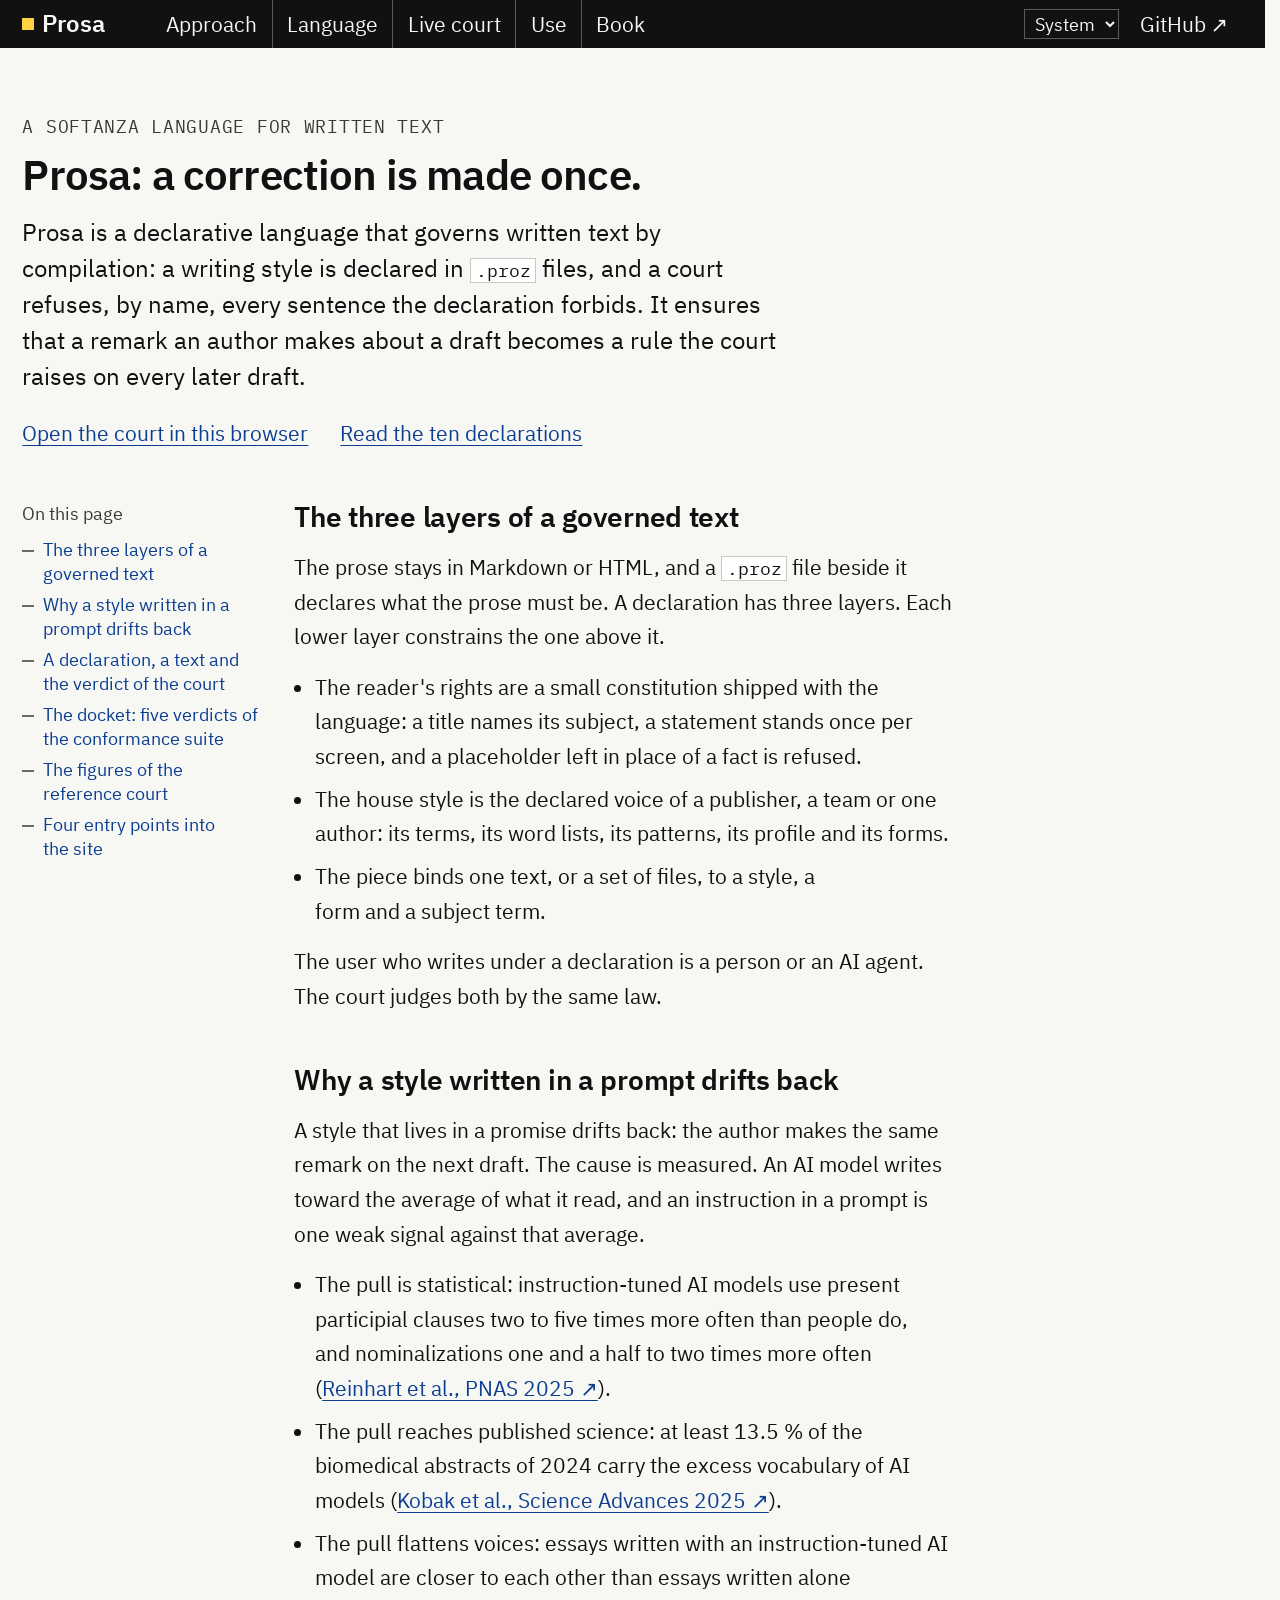
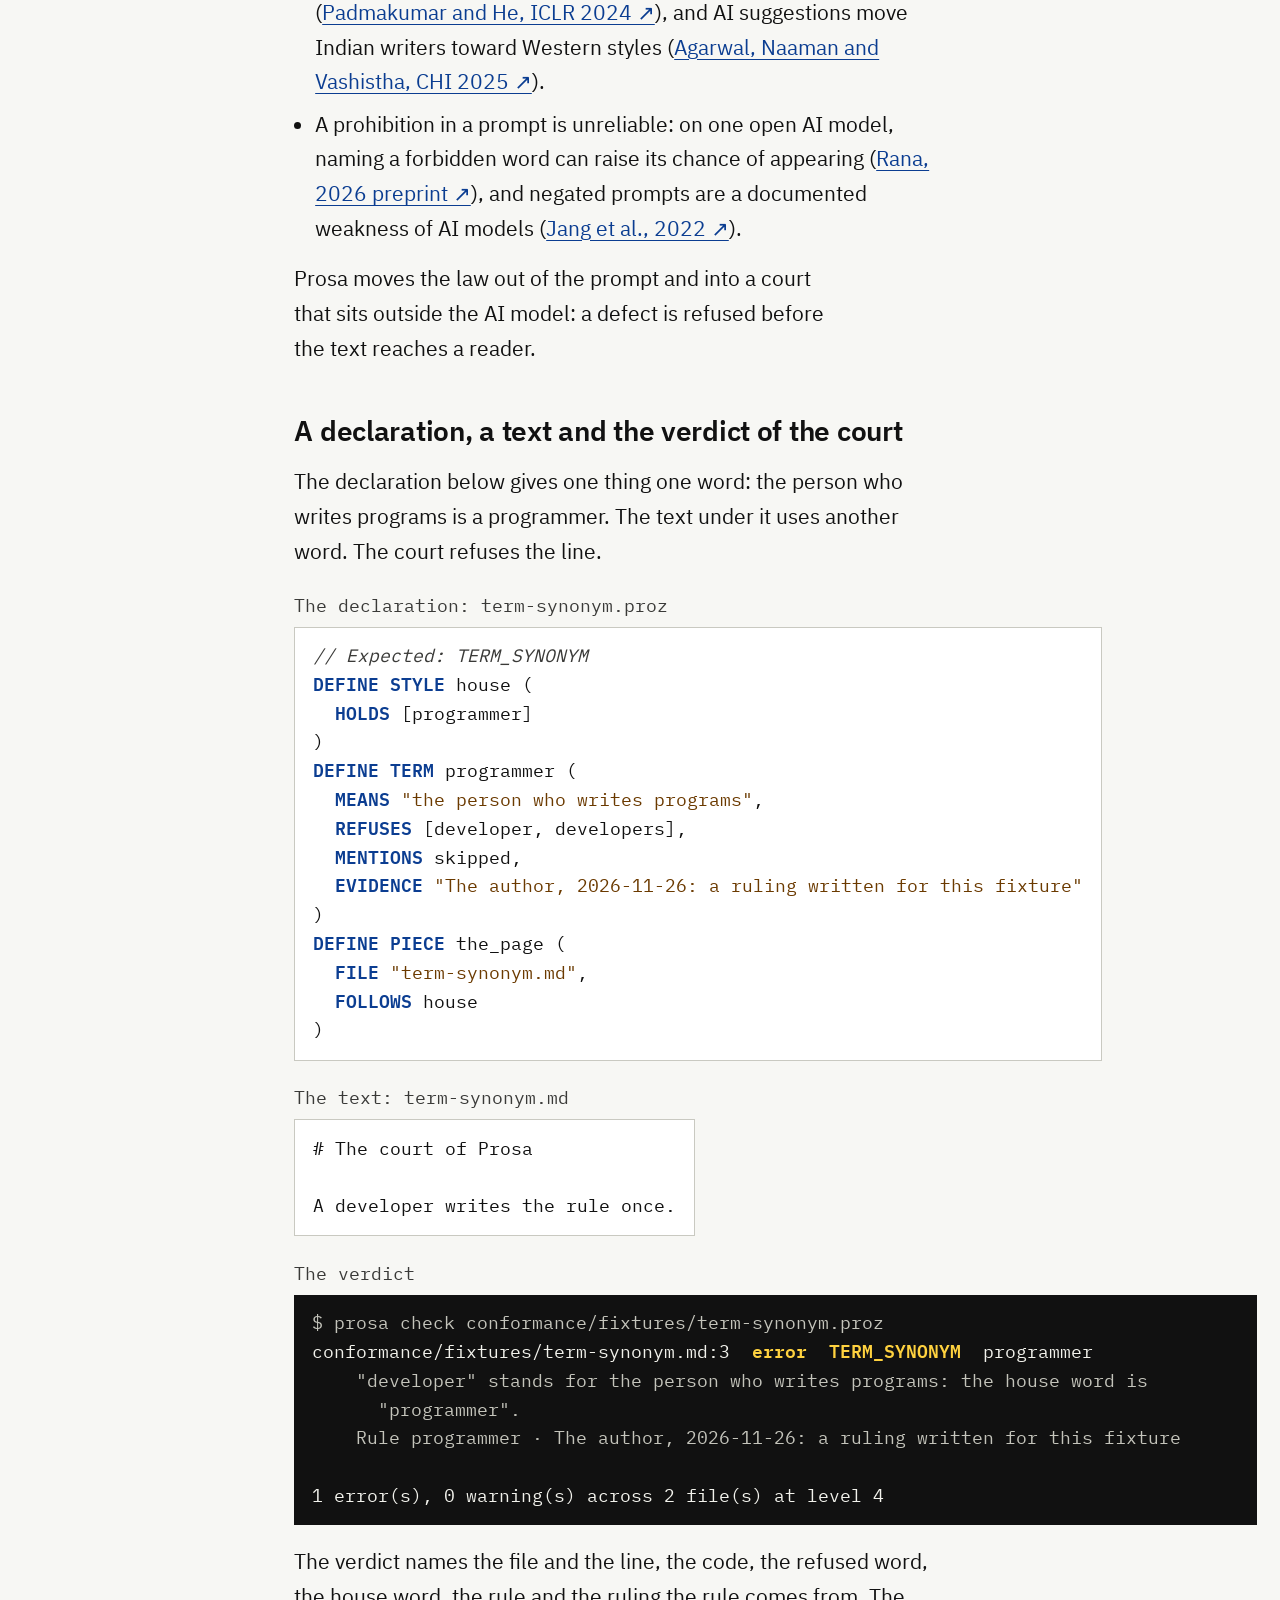
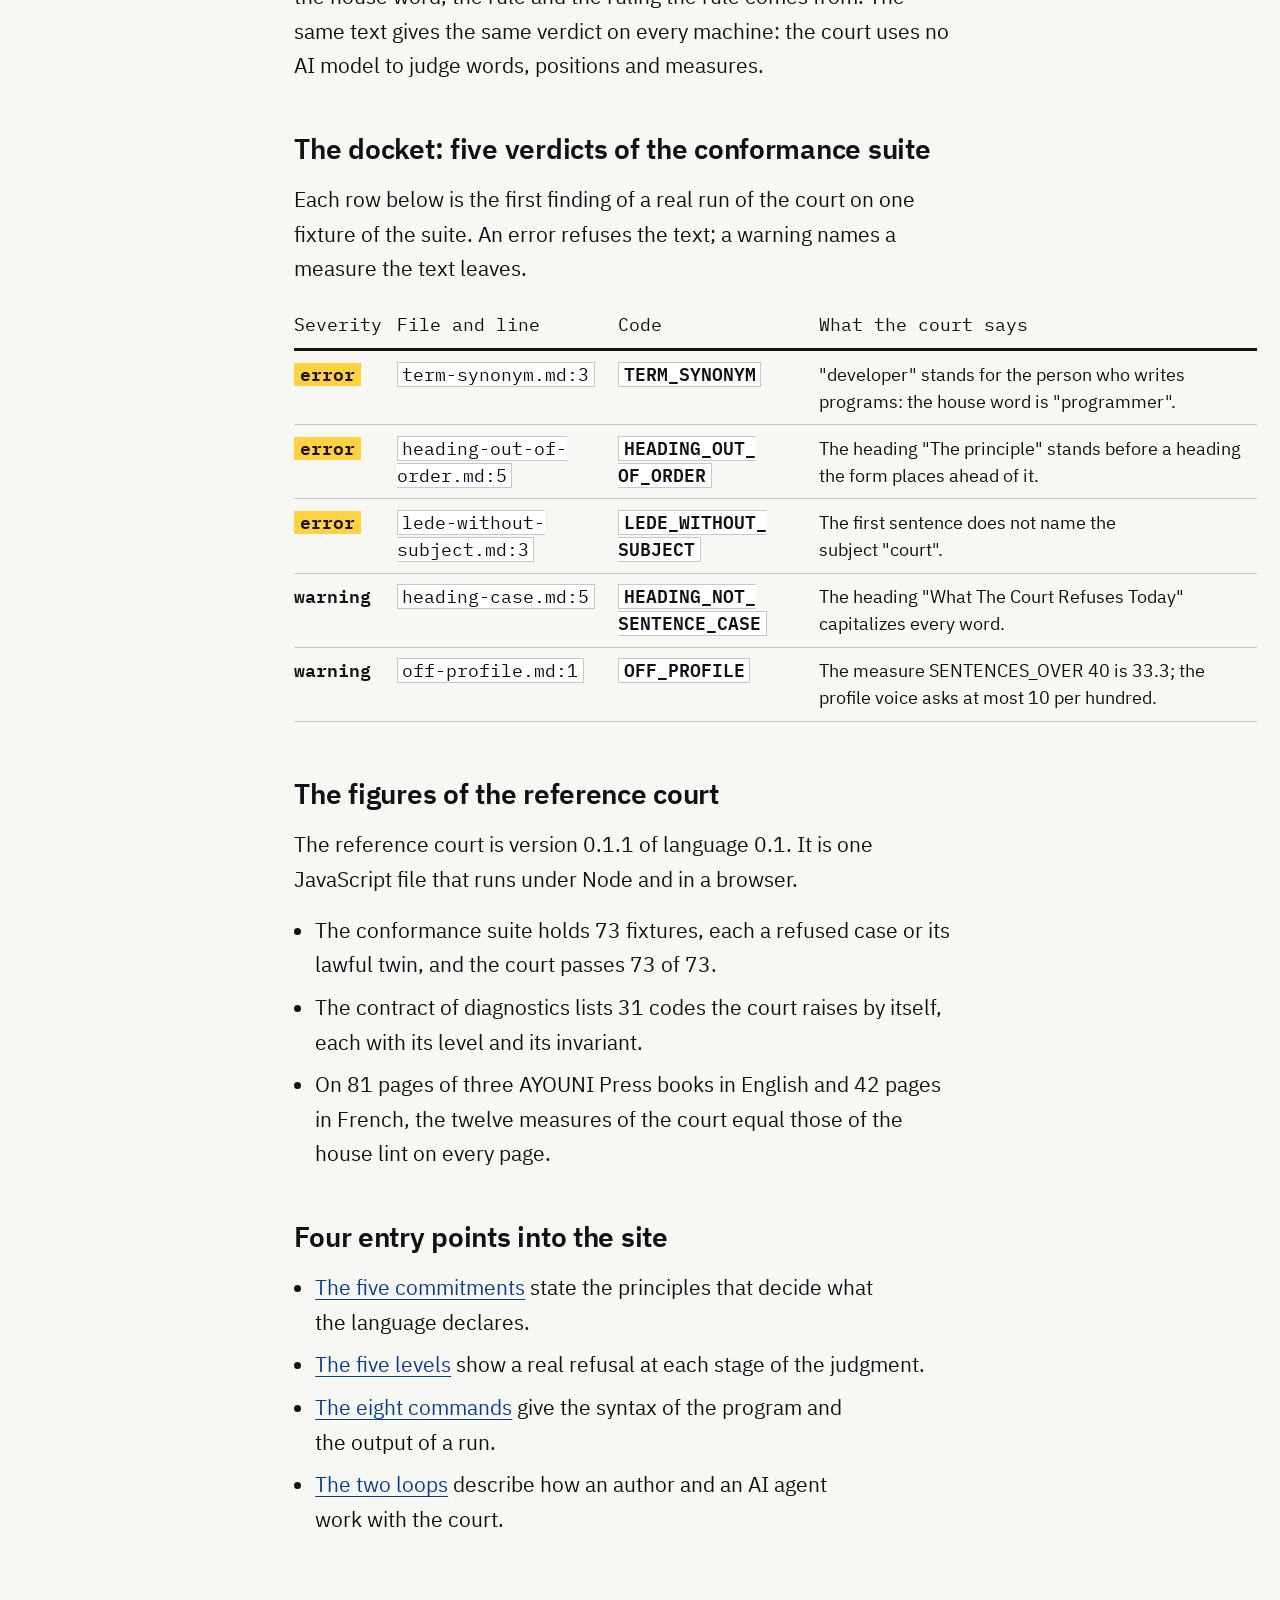
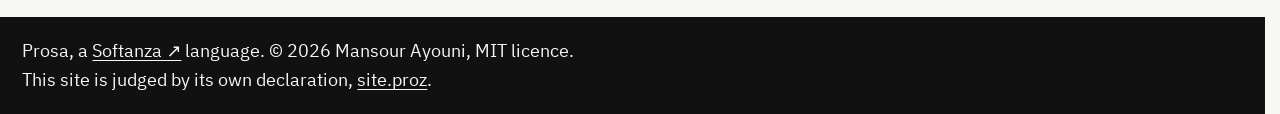
<file: site/index.html>
<!DOCTYPE html>
<html lang="en">
<head>
<meta charset="UTF-8">
<meta name="viewport" content="width=device-width, initial-scale=1">
<title>Prosa: a declarative language that governs written text</title>
<meta name="description" content="Prosa is a declarative language that governs written text by compilation: a writing style is declared in .proz files, and a court refuses, by name, every sentence the declaration forbids.">
<meta name="prosa:subject" content="prosa">
<link rel="icon" href="data:image/svg+xml,%3Csvg xmlns='http://www.w3.org/2000/svg' viewBox='0 0 32 32'%3E%3Crect width='32' height='32' fill='%23111111'/%3E%3Crect x='8' y='8' width='16' height='16' fill='%23ffd23f'/%3E%3C/svg%3E">
<link rel="preload" href="fonts/IBMPlexSans-Regular-Latin1.woff2" as="font" type="font/woff2" crossorigin>
<link rel="preload" href="fonts/IBMPlexSans-SemiBold-Latin1.woff2" as="font" type="font/woff2" crossorigin>
<link rel="preload" href="fonts/IBMPlexMono-Regular-Latin1.woff2" as="font" type="font/woff2" crossorigin>
<link rel="preload" href="fonts/IBMPlexMono-SemiBold-Latin1.woff2" as="font" type="font/woff2" crossorigin>
<link rel="stylesheet" href="prosa.css">
<script>try{var t=localStorage.getItem('prosa-theme');if(t==='day'||t==='night')document.documentElement.dataset.theme=t}catch(e){}</script>
</head>
<body class="front">
<a class="skip" href="#main">Skip to the content</a>
<div class="bars">
<nav class="site" aria-label="Main menu">
  <div class="wrap">
    <div class="menu">
      <a class="brand" aria-current="page" href="index.html">Prosa</a>
      <div class="entries">
      <a href="approach.html">Approach</a>
      <a href="kinds.html">Language</a>
      <a href="try.html">Live court</a>
      <a href="commands.html">Use</a>
      <a href="book.html">Book</a>
      </div>
      <div class="end">
        <select id="theme" aria-label="Colour theme">
          <option value="system">System</option>
          <option value="day">Day</option>
          <option value="night">Night</option>
        </select>
        <a href="https://github.com/mayouni/prosa">GitHub ↗</a>
      </div>
    </div>
  </div>
</nav>
</div>
<nav class="vh" aria-label="Breadcrumb"><span class="here-crumb" aria-current="page">Prosa</span></nav>

<header class="hero">
  <div class="wrap">
    <div class="kicker">A Softanza language for written text</div>
    <h1>Prosa: a correction is made once.</h1>
    <p class="sub">Prosa is a declarative language that governs written text by compilation: a writing style is declared in <code>.proz</code> files, and a court refuses, by name, every sentence the declaration forbids. It ensures that a remark an author makes about a draft becomes a rule the court raises on every later draft.</p>
<div class="actions">
  <a href="try.html">Open the court in this browser</a>
  <a href="kinds.html">Read the ten declarations</a>
</div>
  </div>
</header>

<div class="layout with-outline">
<nav class="outline" aria-label="On this page">
  <p class="head">On this page</p>
  <ul>
    <li><a href="#the-three-layers-of-a-governed-text">The three layers of a governed text</a></li>
    <li><a href="#why-a-style-written-in-a-prompt-drifts-back">Why a style written in a prompt drifts back</a></li>
    <li><a href="#a-declaration-a-text-and-the-verdict-of-the-court">A declaration, a text and the verdict of the court</a></li>
    <li><a href="#the-docket-five-verdicts-of-the-conformance-suite">The docket: five verdicts of the conformance suite</a></li>
    <li><a href="#the-figures-of-the-reference-court">The figures of the reference court</a></li>
    <li><a href="#four-entry-points-into-the-site">Four entry points into the site</a></li>
  </ul>
</nav>
<main id="main">
<section>
  <div class="narrow">
    <h2 id="the-three-layers-of-a-governed-text">The three layers of a governed text</h2>
    <p>The prose stays in Markdown or HTML, and a <code>.proz</code> file beside it declares what the prose must be. A declaration has three layers. Each lower layer constrains the one above it.</p>
    <ul>
      <li>The reader's rights are a small constitution shipped with the language: a title names its subject, a statement stands once per screen, and a placeholder left in place of a fact is refused.</li>
      <li>The house style is the declared voice of a publisher, a team or one author: its terms, its word lists, its patterns, its profile and its forms.</li>
      <li>The piece binds one text, or a set of files, to a style, a form and a subject term.</li>
    </ul>
    <p>The user who writes under a declaration is a person or an AI agent. The court judges both by the same law.</p>
  </div>
</section>

<section class="alt">
  <div class="narrow">
    <h2 id="why-a-style-written-in-a-prompt-drifts-back">Why a style written in a prompt drifts back</h2>
    <p>A style that lives in a promise drifts back: the author makes the same remark on the next draft. The cause is measured. An AI model writes toward the average of what it read, and an instruction in a prompt is one weak signal against that average.</p>
    <ul>
      <li>The pull is statistical: instruction-tuned AI models use present participial clauses two to five times more often than people do, and nominalizations one and a half to two times more often (<a href="https://arxiv.org/abs/2410.16107">Reinhart et al., PNAS 2025 ↗</a>).</li>
      <li>The pull reaches published science: at least 13.5 % of the biomedical abstracts of 2024 carry the excess vocabulary of AI models (<a href="https://arxiv.org/abs/2406.07016">Kobak et al., Science Advances 2025 ↗</a>).</li>
      <li>The pull flattens voices: essays written with an instruction-tuned AI model are closer to each other than essays written alone (<a href="https://arxiv.org/abs/2309.05196">Padmakumar and He, ICLR 2024 ↗</a>), and AI suggestions move Indian writers toward Western styles (<a href="https://arxiv.org/abs/2409.11360">Agarwal, Naaman and Vashistha, CHI 2025 ↗</a>).</li>
      <li>A prohibition in a prompt is unreliable: on one open AI model, naming a forbidden word can raise its chance of appearing (<a href="https://arxiv.org/abs/2601.08070">Rana, 2026 preprint ↗</a>), and negated prompts are a documented weakness of AI models (<a href="https://arxiv.org/abs/2209.12711">Jang et al., 2022 ↗</a>).</li>
    </ul>
    <p>Prosa moves the law out of the prompt and into a court that sits outside the AI model: a defect is refused before the text reaches a reader.</p>
  </div>
</section>

<section>
  <div class="narrow">
    <h2 id="a-declaration-a-text-and-the-verdict-of-the-court">A declaration, a text and the verdict of the court</h2>
    <p>The declaration below gives one thing one word: the person who writes programs is a programmer. The text under it uses another word. The court refuses the line.</p>
    <div class="three">
      <div>
        <div class="lbl">The declaration: term-synonym.proz</div>
        <pre class="shot"><span class="ln"><span class="c">// Expected: TERM_SYNONYM</span></span><span class="ln"><span class="k">DEFINE</span> <span class="k">STYLE</span> house (</span><span class="ln" style="--ind:2">  <span class="k">HOLDS</span> [programmer]</span><span class="ln">)</span><span class="ln"><span class="k">DEFINE</span> <span class="k">TERM</span> programmer (</span><span class="ln" style="--ind:2">  <span class="k">MEANS</span> <span class="s">"the person who writes programs"</span>,</span><span class="ln" style="--ind:2">  <span class="k">REFUSES</span> [developer, developers],</span><span class="ln" style="--ind:2">  <span class="k">MENTIONS</span> skipped,</span><span class="ln" style="--ind:2">  <span class="k">EVIDENCE</span> <span class="s">"The author, 2026-11-26: a ruling written for this fixture"</span></span><span class="ln">)</span><span class="ln"><span class="k">DEFINE</span> <span class="k">PIECE</span> the_page (</span><span class="ln" style="--ind:2">  <span class="k">FILE</span> <span class="s">"term-synonym.md"</span>,</span><span class="ln" style="--ind:2">  <span class="k">FOLLOWS</span> house</span><span class="ln">)</span></pre>
      </div>
      <div>
        <div class="lbl">The text: term-synonym.md</div>
        <pre class="shot"><span class="ln"># The court of Prosa</span><span class="ln"></span><span class="ln">A developer writes the rule once.</span></pre>
      </div>
      <div class="wide">
        <div class="lbl">The verdict</div>
        <pre class="term"><span class="ln"><span class="dim">$ prosa check conformance/fixtures/term-synonym.proz</span></span><span class="ln">conformance/fixtures/term-synonym.md:3  <span class="bad">error</span>  <span class="bad">TERM_SYNONYM</span>  programmer</span><span class="ln" style="--ind:4"><span class="dim">    "developer" stands for the person who writes programs: the house word is "programmer".</span></span><span class="ln" style="--ind:4"><span class="dim">    Rule programmer · The author, 2026-11-26: a ruling written for this fixture</span></span><span class="ln"></span><span class="ln">1 error(s), 0 warning(s) across 2 file(s) at level 4</span></pre>
      </div>
    </div>
    <p>The verdict names the file and the line, the code, the refused word, the house word, the rule and the ruling the rule comes from. The same text gives the same verdict on every machine: the court uses no AI model to judge words, positions and measures.</p>
  </div>
</section>

<section>
  <div class="narrow">
    <h2 id="the-docket-five-verdicts-of-the-conformance-suite">The docket: five verdicts of the conformance suite</h2>
    <p>Each row below is the first finding of a real run of the court on one fixture of the suite. An error refuses the text; a warning names a measure the text leaves.</p>
    <div class="table"><table class="docket">
<thead><tr><th scope="col">Severity</th><th scope="col">File and line</th><th scope="col">Code</th><th scope="col">What the court says</th></tr></thead>
<tbody>
<tr><td data-label="Severity"><span class="sev error">error</span></td><td data-label="File and line"><code>term-<wbr>synonym.md:3</code></td><th scope="row" data-label="Code"><code>TERM_<wbr>SYNONYM</code></th><td data-label="What the court says">"developer" stands for the person who writes programs: the house word is "programmer".</td></tr>
<tr><td data-label="Severity"><span class="sev error">error</span></td><td data-label="File and line"><code>heading-<wbr>out-<wbr>of-<wbr>order.md:5</code></td><th scope="row" data-label="Code"><code>HEADING_<wbr>OUT_<wbr>OF_<wbr>ORDER</code></th><td data-label="What the court says">The heading "The principle" stands before a heading the form places ahead of it.</td></tr>
<tr><td data-label="Severity"><span class="sev error">error</span></td><td data-label="File and line"><code>lede-<wbr>without-<wbr>subject.md:3</code></td><th scope="row" data-label="Code"><code>LEDE_<wbr>WITHOUT_<wbr>SUBJECT</code></th><td data-label="What the court says">The first sentence does not name the subject "court".</td></tr>
<tr><td data-label="Severity"><span class="sev warning">warning</span></td><td data-label="File and line"><code>heading-<wbr>case.md:5</code></td><th scope="row" data-label="Code"><code>HEADING_<wbr>NOT_<wbr>SENTENCE_<wbr>CASE</code></th><td data-label="What the court says">The heading "What The Court Refuses Today" capitalizes every word.</td></tr>
<tr><td data-label="Severity"><span class="sev warning">warning</span></td><td data-label="File and line"><code>off-<wbr>profile.md:1</code></td><th scope="row" data-label="Code"><code>OFF_<wbr>PROFILE</code></th><td data-label="What the court says">The measure SENTENCES_OVER 40 is 33.3; the profile voice asks at most 10 per hundred.</td></tr>
</tbody></table></div>
  </div>
</section>

<section class="alt">
  <div class="narrow">
    <h2 id="the-figures-of-the-reference-court">The figures of the reference court</h2>
    <p>The reference court is version 0.1.1 of language 0.1. It is one JavaScript file that runs under Node and in a browser.</p>
    <ul>
      <li>The conformance suite holds 73 fixtures, each a refused case or its lawful twin, and the court passes 73 of 73.</li>
      <li>The contract of diagnostics lists 31 codes the court raises by itself, each with its level and its invariant.</li>
      <li>On 81 pages of three AYOUNI Press books in English and 42 pages in French, the twelve measures of the court equal those of the house lint on every page.</li>
    </ul>
  </div>
</section>

<section>
  <div class="narrow">
    <h2 id="four-entry-points-into-the-site">Four entry points into the site</h2>
    <ul>
      <li><a href="approach.html">The five commitments</a> state the principles that decide what the language declares.</li>
      <li><a href="levels.html">The five levels</a> show a real refusal at each stage of the judgment.</li>
      <li><a href="commands.html">The eight commands</a> give the syntax of the program and the output of a run.</li>
      <li><a href="loops.html">The two loops</a> describe how an author and an AI agent work with the court.</li>
    </ul>
  </div>
</section>
</main>
</div>

<footer class="site">
  <div class="wrap">
    <p class="fine">Prosa, a <a href="https://mayouni.github.io/stzsite/index.html">Softanza ↗</a> language. © 2026 Mansour Ayouni, MIT licence. This site is judged by its own declaration, <a href="site.proz">site.proz</a>.</p>
  </div>
</footer>
<script src="site.js"></script>
</body>
</html>
</file>
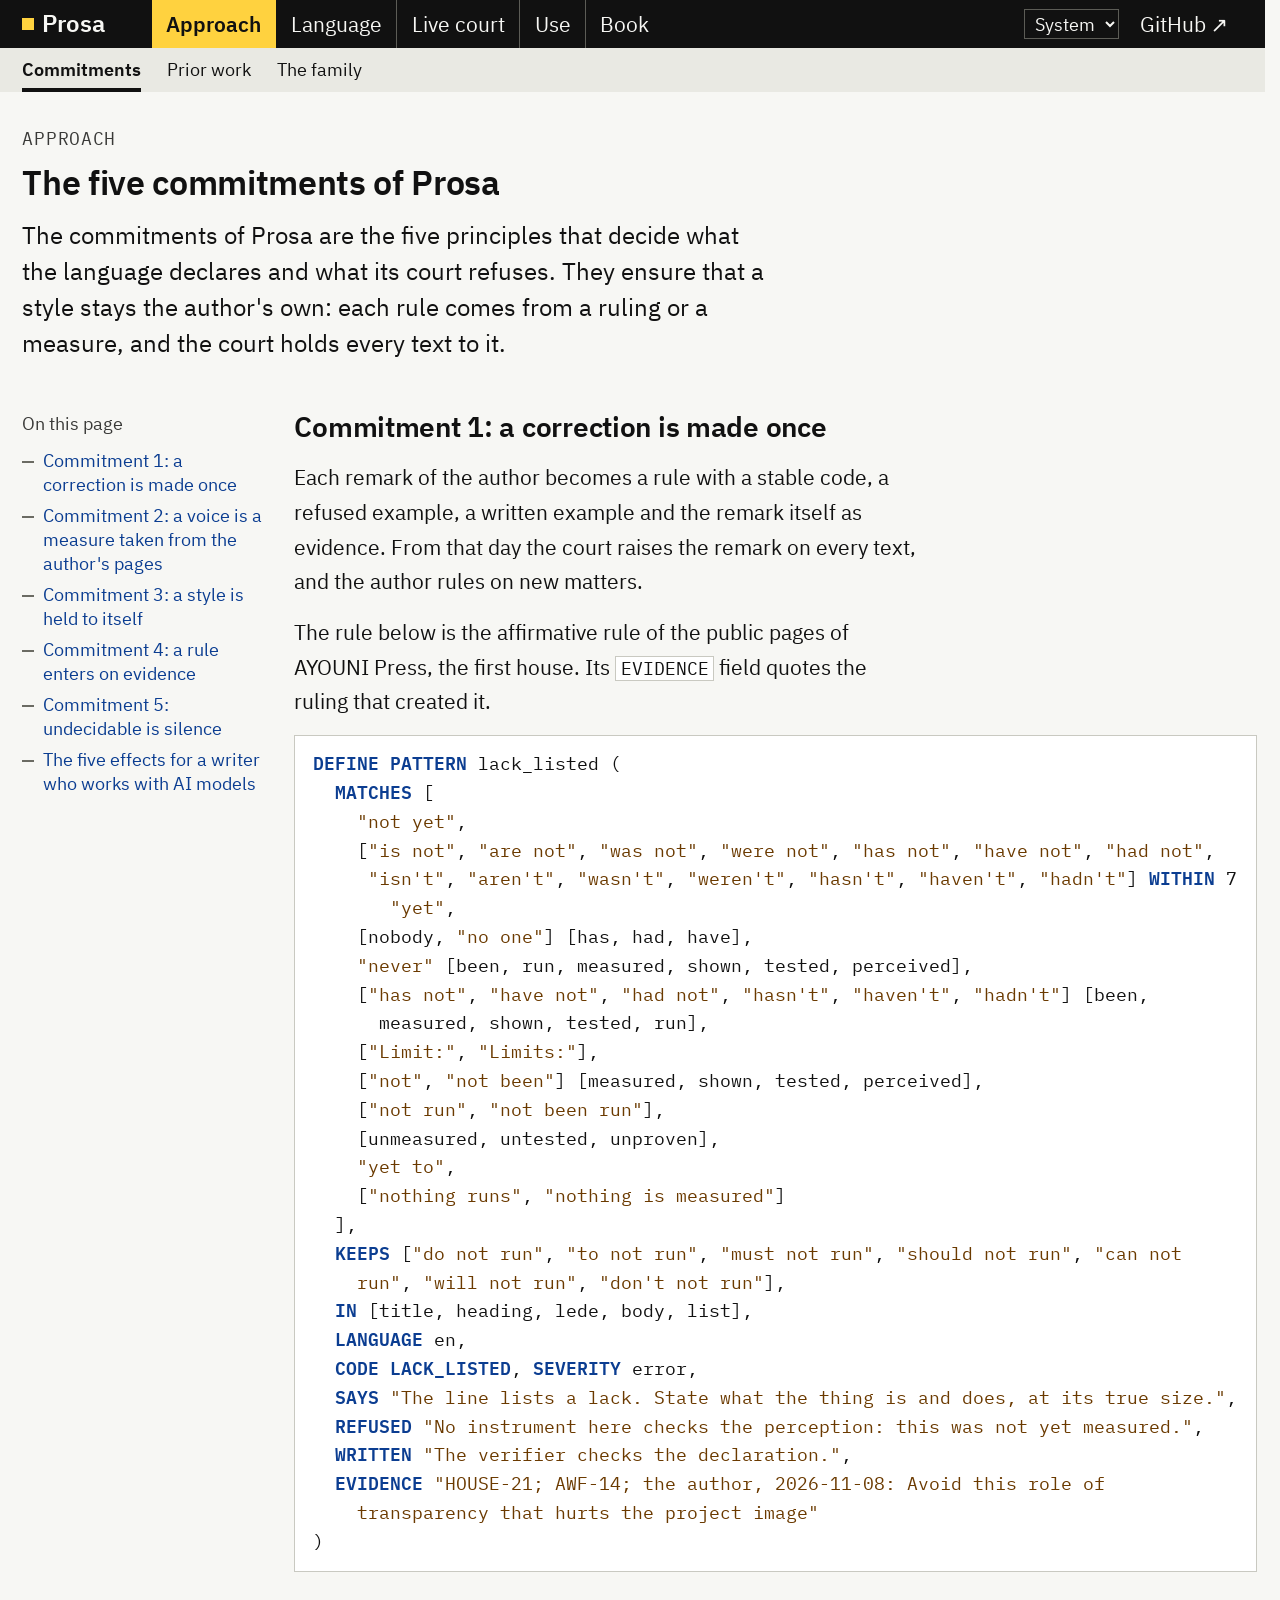
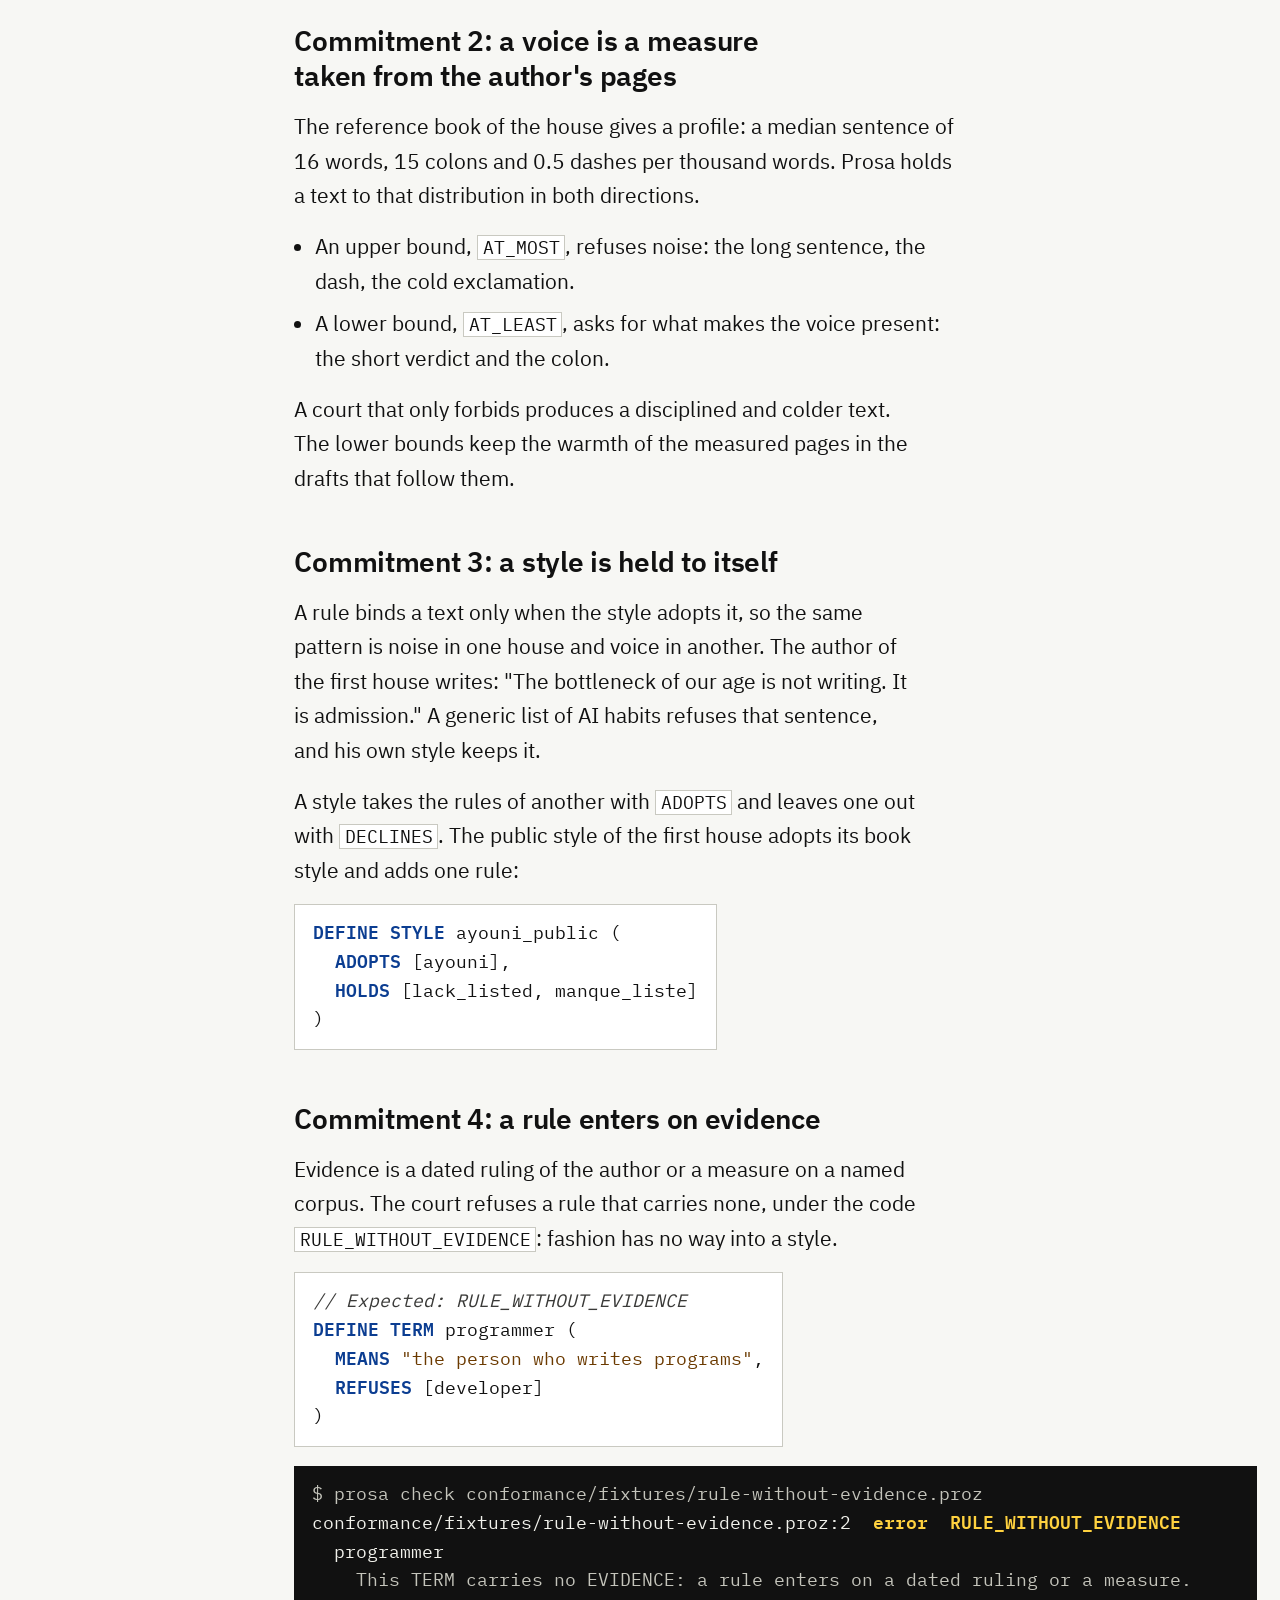
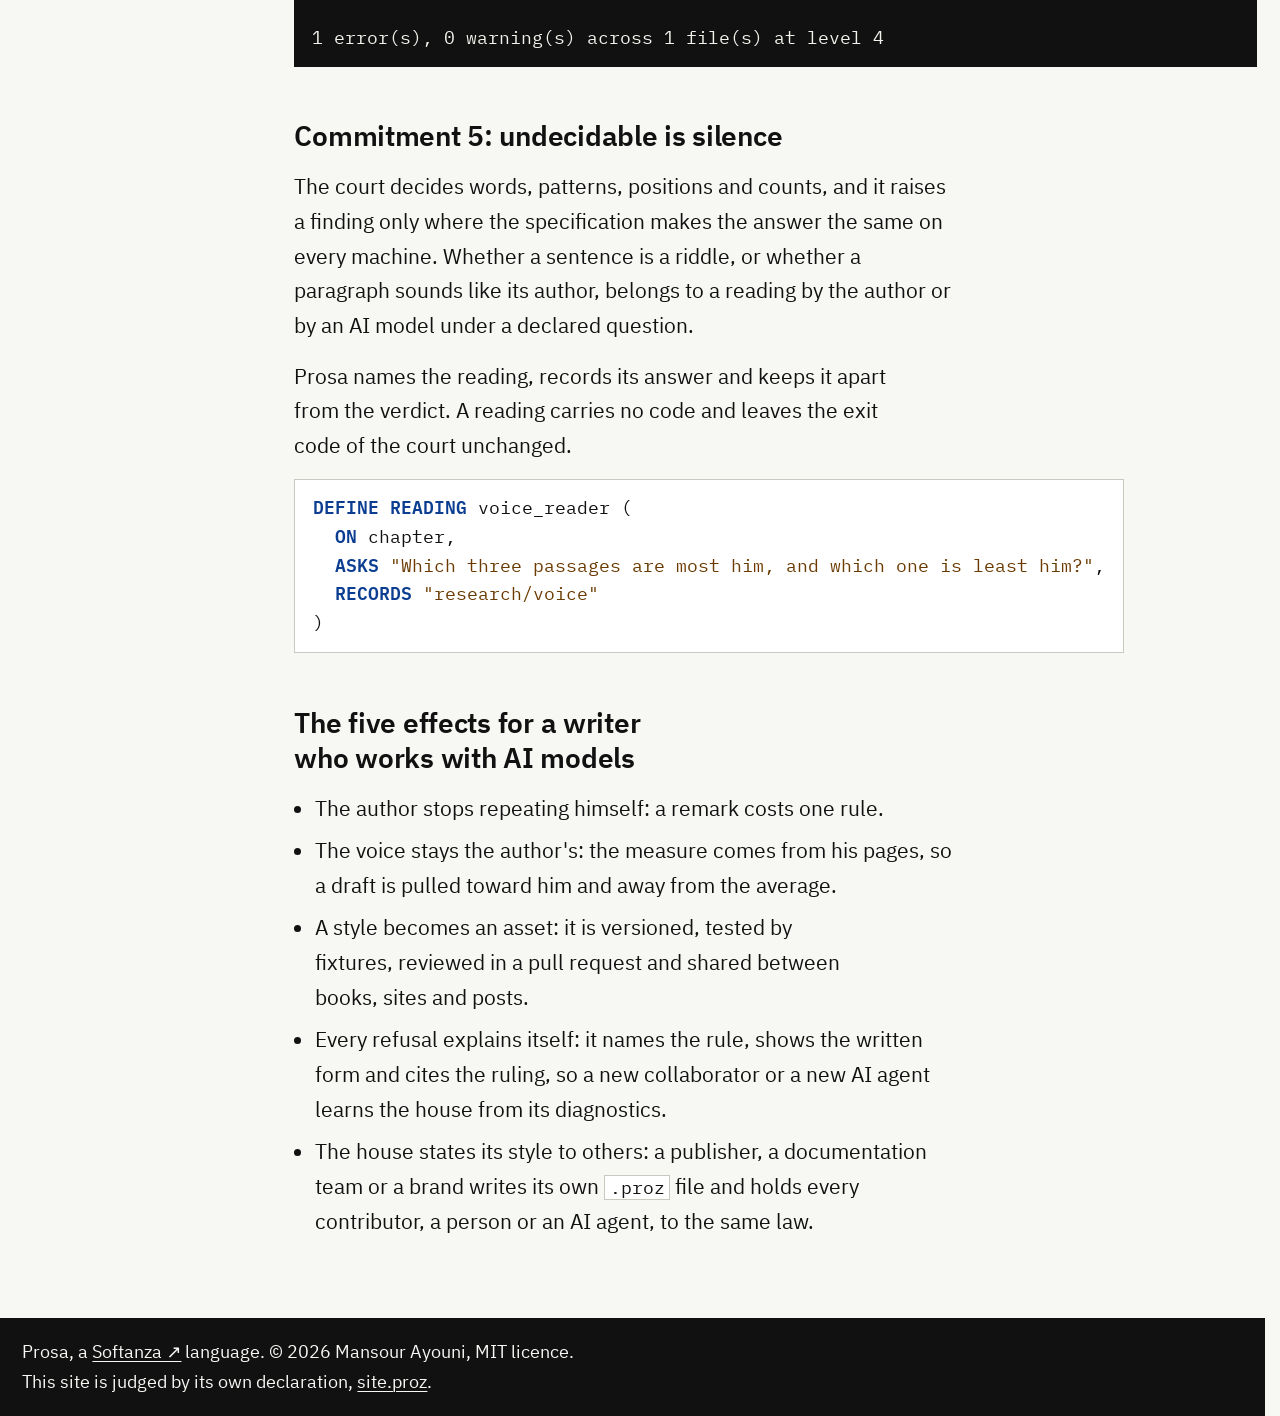
<file: site/approach.html>
<!DOCTYPE html>
<html lang="en">
<head>
<meta charset="UTF-8">
<meta name="viewport" content="width=device-width, initial-scale=1">
<title>Commitments: the five principles of Prosa</title>
<meta name="description" content="The five commitments of Prosa decide what the language declares and what its court refuses: a correction is made once, a voice is a measure, a style is held to itself, a rule enters on evidence, and undecidable is silence.">
<meta name="prosa:subject" content="commitment">
<link rel="icon" href="data:image/svg+xml,%3Csvg xmlns='http://www.w3.org/2000/svg' viewBox='0 0 32 32'%3E%3Crect width='32' height='32' fill='%23111111'/%3E%3Crect x='8' y='8' width='16' height='16' fill='%23ffd23f'/%3E%3C/svg%3E">
<link rel="preload" href="fonts/IBMPlexSans-Regular-Latin1.woff2" as="font" type="font/woff2" crossorigin>
<link rel="preload" href="fonts/IBMPlexSans-SemiBold-Latin1.woff2" as="font" type="font/woff2" crossorigin>
<link rel="preload" href="fonts/IBMPlexMono-Regular-Latin1.woff2" as="font" type="font/woff2" crossorigin>
<link rel="preload" href="fonts/IBMPlexMono-SemiBold-Latin1.woff2" as="font" type="font/woff2" crossorigin>
<link rel="stylesheet" href="prosa.css">
<script>try{var t=localStorage.getItem('prosa-theme');if(t==='day'||t==='night')document.documentElement.dataset.theme=t}catch(e){}</script>
</head>
<body>
<a class="skip" href="#main">Skip to the content</a>
<div class="bars">
<nav class="site" aria-label="Main menu">
  <div class="wrap">
    <div class="menu">
      <a class="brand" href="index.html">Prosa</a>
      <div class="entries">
      <a class="here" aria-current="true" href="approach.html">Approach</a>
      <a href="kinds.html">Language</a>
      <a href="try.html">Live court</a>
      <a href="commands.html">Use</a>
      <a href="book.html">Book</a>
      </div>
      <div class="end">
        <select id="theme" aria-label="Colour theme">
          <option value="system">System</option>
          <option value="day">Day</option>
          <option value="night">Night</option>
        </select>
        <a href="https://github.com/mayouni/prosa">GitHub ↗</a>
      </div>
    </div>
  </div>
</nav>
<nav class="band" aria-label="Pages of the section">
  <div class="wrap">
    <a aria-current="page" href="approach.html">Commitments</a>
    <a href="prior.html">Prior work</a>
    <a href="softanza.html">The family</a>
  </div>
</nav>
</div>
<nav class="vh" aria-label="Breadcrumb"><a href="index.html">Prosa</a><span class="sep"> › </span><a href="approach.html">Approach</a><span class="sep"> › </span><span class="here-crumb" aria-current="page">Commitments</span></nav>

<header class="page">
  <div class="wrap">
    <div class="kicker">Approach</div>
    <h1>The five commitments of Prosa</h1>
    <p class="sub">The commitments of Prosa are the five principles that decide what the language declares and what its court refuses. They ensure that a style stays the author's own: each rule comes from a ruling or a measure, and the court holds every text to it.</p>
  </div>
</header>

<div class="layout with-outline">
<nav class="outline" aria-label="On this page">
  <p class="head">On this page</p>
  <ul>
    <li><a href="#commitment-1-a-correction-is-made-once">Commitment 1: a correction is made once</a></li>
    <li><a href="#commitment-2-a-voice-is-a-measure-taken-from-the-author-s-pages">Commitment 2: a voice is a measure taken from the author's pages</a></li>
    <li><a href="#commitment-3-a-style-is-held-to-itself">Commitment 3: a style is held to itself</a></li>
    <li><a href="#commitment-4-a-rule-enters-on-evidence">Commitment 4: a rule enters on evidence</a></li>
    <li><a href="#commitment-5-undecidable-is-silence">Commitment 5: undecidable is silence</a></li>
    <li><a href="#the-five-effects-for-a-writer-who-works-with-ai-models">The five effects for a writer who works with AI models</a></li>
  </ul>
</nav>
<main id="main">
<section>
  <div class="narrow">
    <h2 id="commitment-1-a-correction-is-made-once">Commitment 1: a correction is made once</h2>
    <p>Each remark of the author becomes a rule with a stable code, a refused example, a written example and the remark itself as evidence. From that day the court raises the remark on every text, and the author rules on new matters.</p>
    <p>The rule below is the affirmative rule of the public pages of AYOUNI Press, the first house. Its <code>EVIDENCE</code> field quotes the ruling that created it.</p>
    <pre class="shot"><span class="ln"><span class="k">DEFINE</span> <span class="k">PATTERN</span> lack_listed (</span><span class="ln" style="--ind:2">  <span class="k">MATCHES</span> [</span><span class="ln" style="--ind:4">    <span class="s">"not yet"</span>,</span><span class="ln" style="--ind:4">    [<span class="s">"is not"</span>, <span class="s">"are not"</span>, <span class="s">"was not"</span>, <span class="s">"were not"</span>, <span class="s">"has not"</span>, <span class="s">"have not"</span>, <span class="s">"had not"</span>,</span><span class="ln" style="--ind:5">     <span class="s">"isn't"</span>, <span class="s">"aren't"</span>, <span class="s">"wasn't"</span>, <span class="s">"weren't"</span>, <span class="s">"hasn't"</span>, <span class="s">"haven't"</span>, <span class="s">"hadn't"</span>] <span class="k">WITHIN</span> 7 <span class="s">"yet"</span>,</span><span class="ln" style="--ind:4">    [nobody, <span class="s">"no one"</span>] [has, had, have],</span><span class="ln" style="--ind:4">    <span class="s">"never"</span> [been, run, measured, shown, tested, perceived],</span><span class="ln" style="--ind:4">    [<span class="s">"has not"</span>, <span class="s">"have not"</span>, <span class="s">"had not"</span>, <span class="s">"hasn't"</span>, <span class="s">"haven't"</span>, <span class="s">"hadn't"</span>] [been, measured, shown, tested, run],</span><span class="ln" style="--ind:4">    [<span class="s">"Limit:"</span>, <span class="s">"Limits:"</span>],</span><span class="ln" style="--ind:4">    [<span class="s">"not"</span>, <span class="s">"not been"</span>] [measured, shown, tested, perceived],</span><span class="ln" style="--ind:4">    [<span class="s">"not run"</span>, <span class="s">"not been run"</span>],</span><span class="ln" style="--ind:4">    [unmeasured, untested, unproven],</span><span class="ln" style="--ind:4">    <span class="s">"yet to"</span>,</span><span class="ln" style="--ind:4">    [<span class="s">"nothing runs"</span>, <span class="s">"nothing is measured"</span>]</span><span class="ln" style="--ind:2">  ],</span><span class="ln" style="--ind:2">  <span class="k">KEEPS</span> [<span class="s">"do not run"</span>, <span class="s">"to not run"</span>, <span class="s">"must not run"</span>, <span class="s">"should not run"</span>, <span class="s">"can not run"</span>, <span class="s">"will not run"</span>, <span class="s">"don't not run"</span>],</span><span class="ln" style="--ind:2">  <span class="k">IN</span> [title, heading, lede, body, list],</span><span class="ln" style="--ind:2">  <span class="k">LANGUAGE</span> en,</span><span class="ln" style="--ind:2">  <span class="k">CODE</span> <span class="k">LACK_LISTED</span>, <span class="k">SEVERITY</span> error,</span><span class="ln" style="--ind:2">  <span class="k">SAYS</span> <span class="s">"The line lists a lack. State what the thing is and does, at its true size."</span>,</span><span class="ln" style="--ind:2">  <span class="k">REFUSED</span> <span class="s">"No instrument here checks the perception: this was not yet measured."</span>,</span><span class="ln" style="--ind:2">  <span class="k">WRITTEN</span> <span class="s">"The verifier checks the declaration."</span>,</span><span class="ln" style="--ind:2">  <span class="k">EVIDENCE</span> <span class="s">"HOUSE-21; AWF-14; the author, 2026-11-08: Avoid this role of transparency that hurts the project image"</span></span><span class="ln">)</span></pre>
  </div>
</section>

<section>
  <div class="narrow">
    <h2 id="commitment-2-a-voice-is-a-measure-taken-from-the-author-s-pages">Commitment 2: a voice is a measure taken from the author's pages</h2>
    <p>The reference book of the house gives a profile: a median sentence of 16 words, 15 colons and 0.5 dashes per thousand words. Prosa holds a text to that distribution in both directions.</p>
    <ul>
      <li>An upper bound, <code>AT_MOST</code>, refuses noise: the long sentence, the dash, the cold exclamation.</li>
      <li>A lower bound, <code>AT_LEAST</code>, asks for what makes the voice present: the short verdict and the colon.</li>
    </ul>
    <p>A court that only forbids produces a disciplined and colder text. The lower bounds keep the warmth of the measured pages in the drafts that follow them.</p>
  </div>
</section>

<section>
  <div class="narrow">
    <h2 id="commitment-3-a-style-is-held-to-itself">Commitment 3: a style is held to itself</h2>
    <p>A rule binds a text only when the style adopts it, so the same pattern is noise in one house and voice in another. The author of the first house writes: "The bottleneck of our age is not writing. It is admission." A generic list of AI habits refuses that sentence, and his own style keeps it.</p>
    <p>A style takes the rules of another with <code>ADOPTS</code> and leaves one out with <code>DECLINES</code>. The public style of the first house adopts its book style and adds one rule:</p>
    <pre class="shot"><span class="ln"><span class="k">DEFINE</span> <span class="k">STYLE</span> ayouni_public (</span><span class="ln" style="--ind:2">  <span class="k">ADOPTS</span> [ayouni],</span><span class="ln" style="--ind:2">  <span class="k">HOLDS</span> [lack_listed, manque_liste]</span><span class="ln">)</span></pre>
  </div>
</section>

<section>
  <div class="narrow">
    <h2 id="commitment-4-a-rule-enters-on-evidence">Commitment 4: a rule enters on evidence</h2>
    <p>Evidence is a dated ruling of the author or a measure on a named corpus. The court refuses a rule that carries none, under the code <code>RULE_WITHOUT_EVIDENCE</code>: fashion has no way into a style.</p>
    <pre class="shot"><span class="ln"><span class="c">// Expected: RULE_WITHOUT_EVIDENCE</span></span><span class="ln"><span class="k">DEFINE</span> <span class="k">TERM</span> programmer (</span><span class="ln" style="--ind:2">  <span class="k">MEANS</span> <span class="s">"the person who writes programs"</span>,</span><span class="ln" style="--ind:2">  <span class="k">REFUSES</span> [developer]</span><span class="ln">)</span></pre>
    <pre class="term"><span class="ln"><span class="dim">$ prosa check conformance/fixtures/rule-without-evidence.proz</span></span><span class="ln">conformance/fixtures/rule-without-evidence.proz:2  <span class="bad">error</span>  <span class="bad">RULE_WITHOUT_EVIDENCE</span>  programmer</span><span class="ln" style="--ind:4"><span class="dim">    This TERM carries no EVIDENCE: a rule enters on a dated ruling or a measure.</span></span><span class="ln"></span><span class="ln">1 error(s), 0 warning(s) across 1 file(s) at level 4</span></pre>
  </div>
</section>

<section>
  <div class="narrow">
    <h2 id="commitment-5-undecidable-is-silence">Commitment 5: undecidable is silence</h2>
    <p>The court decides words, patterns, positions and counts, and it raises a finding only where the specification makes the answer the same on every machine. Whether a sentence is a riddle, or whether a paragraph sounds like its author, belongs to a reading by the author or by an AI model under a declared question.</p>
    <p>Prosa names the reading, records its answer and keeps it apart from the verdict. A reading carries no code and leaves the exit code of the court unchanged.</p>
    <pre class="shot"><span class="ln"><span class="k">DEFINE</span> <span class="k">READING</span> voice_reader (</span><span class="ln" style="--ind:2">  <span class="k">ON</span> chapter,</span><span class="ln" style="--ind:2">  <span class="k">ASKS</span> <span class="s">"Which three passages are most him, and which one is least him?"</span>,</span><span class="ln" style="--ind:2">  <span class="k">RECORDS</span> <span class="s">"research/voice"</span></span><span class="ln">)</span></pre>
  </div>
</section>

<section class="alt">
  <div class="narrow">
    <h2 id="the-five-effects-for-a-writer-who-works-with-ai-models">The five effects for a writer who works with AI models</h2>
    <ul>
      <li>The author stops repeating himself: a remark costs one rule.</li>
      <li>The voice stays the author's: the measure comes from his pages, so a draft is pulled toward him and away from the average.</li>
      <li>A style becomes an asset: it is versioned, tested by fixtures, reviewed in a pull request and shared between books, sites and posts.</li>
      <li>Every refusal explains itself: it names the rule, shows the written form and cites the ruling, so a new collaborator or a new AI agent learns the house from its diagnostics.</li>
      <li>The house states its style to others: a publisher, a documentation team or a brand writes its own <code>.proz</code> file and holds every contributor, a person or an AI agent, to the same law.</li>
    </ul>
  </div>
</section>
</main>
</div>

<footer class="site">
  <div class="wrap">
    <p class="fine">Prosa, a <a href="https://mayouni.github.io/stzsite/index.html">Softanza ↗</a> language. © 2026 Mansour Ayouni, MIT licence. This site is judged by its own declaration, <a href="site.proz">site.proz</a>.</p>
  </div>
</footer>
<script src="site.js"></script>
</body>
</html>
</file>
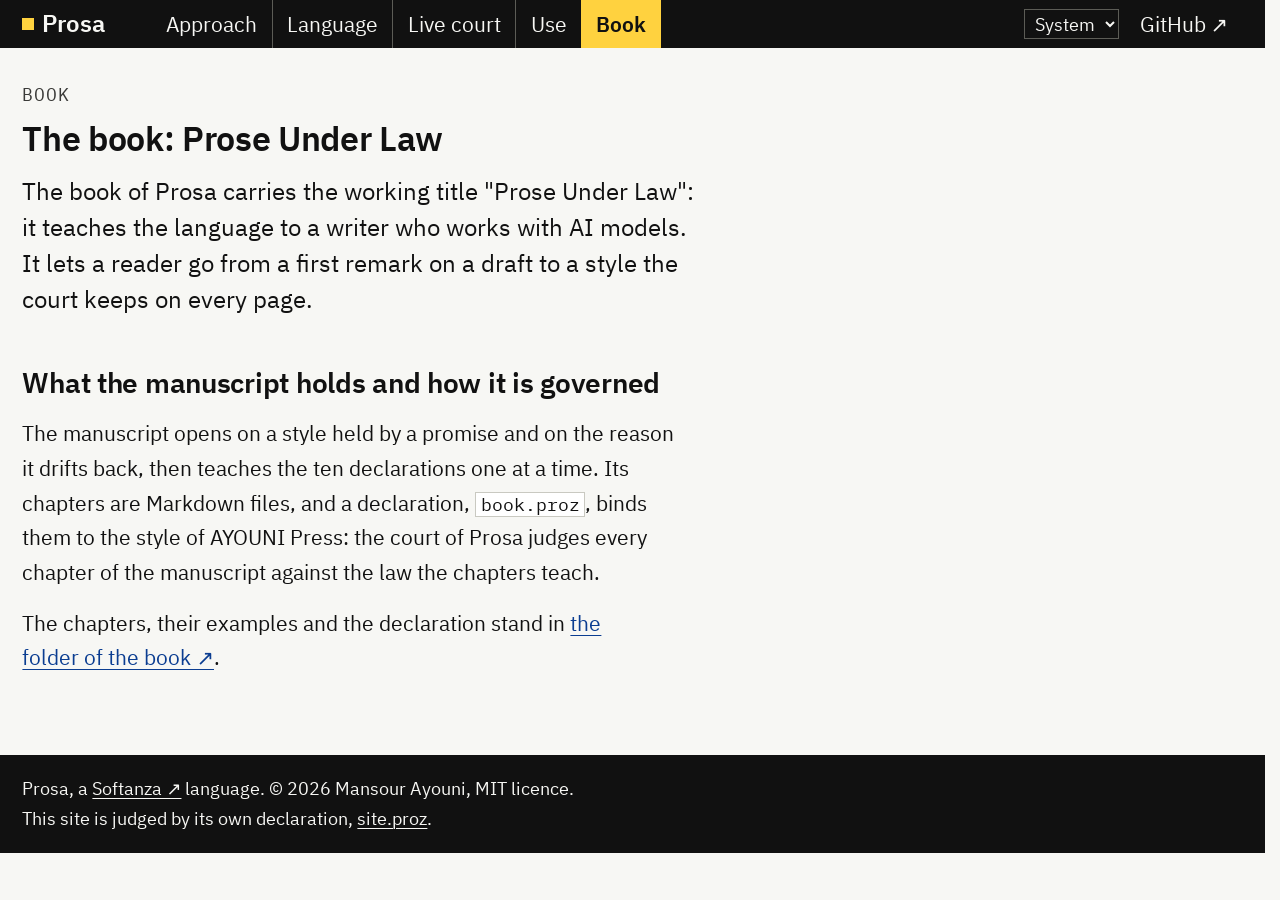
<file: site/book.html>
<!DOCTYPE html>
<html lang="en">
<head>
<meta charset="UTF-8">
<meta name="viewport" content="width=device-width, initial-scale=1">
<title>Book: Prose Under Law</title>
<meta name="description" content="The book of Prosa has the working title Prose Under Law. It teaches the language to a writer who works with AI models, and its own chapters are governed by a .proz declaration.">
<meta name="prosa:subject" content="book">
<link rel="icon" href="data:image/svg+xml,%3Csvg xmlns='http://www.w3.org/2000/svg' viewBox='0 0 32 32'%3E%3Crect width='32' height='32' fill='%23111111'/%3E%3Crect x='8' y='8' width='16' height='16' fill='%23ffd23f'/%3E%3C/svg%3E">
<link rel="preload" href="fonts/IBMPlexSans-Regular-Latin1.woff2" as="font" type="font/woff2" crossorigin>
<link rel="preload" href="fonts/IBMPlexSans-SemiBold-Latin1.woff2" as="font" type="font/woff2" crossorigin>
<link rel="preload" href="fonts/IBMPlexMono-Regular-Latin1.woff2" as="font" type="font/woff2" crossorigin>
<link rel="preload" href="fonts/IBMPlexMono-SemiBold-Latin1.woff2" as="font" type="font/woff2" crossorigin>
<link rel="stylesheet" href="prosa.css">
<script>try{var t=localStorage.getItem('prosa-theme');if(t==='day'||t==='night')document.documentElement.dataset.theme=t}catch(e){}</script>
</head>
<body>
<a class="skip" href="#main">Skip to the content</a>
<div class="bars">
<nav class="site" aria-label="Main menu">
  <div class="wrap">
    <div class="menu">
      <a class="brand" href="index.html">Prosa</a>
      <div class="entries">
      <a href="approach.html">Approach</a>
      <a href="kinds.html">Language</a>
      <a href="try.html">Live court</a>
      <a href="commands.html">Use</a>
      <a class="here" aria-current="true" href="book.html">Book</a>
      </div>
      <div class="end">
        <select id="theme" aria-label="Colour theme">
          <option value="system">System</option>
          <option value="day">Day</option>
          <option value="night">Night</option>
        </select>
        <a href="https://github.com/mayouni/prosa">GitHub ↗</a>
      </div>
    </div>
  </div>
</nav>
</div>
<nav class="vh" aria-label="Breadcrumb"><a href="index.html">Prosa</a><span class="sep"> › </span><span class="here-crumb" aria-current="page">Book</span></nav>

<header class="page">
  <div class="wrap">
    <div class="kicker">Book</div>
    <h1>The book: Prose Under Law</h1>
    <p class="sub">The book of Prosa carries the working title "Prose Under Law": it teaches the language to a writer who works with AI models. It lets a reader go from a first remark on a draft to a style the court keeps on every page.</p>
  </div>
</header>

<div class="layout">
<main id="main">
<section>
  <div class="narrow">
    <h2 id="what-the-manuscript-holds-and-how-it-is-governed">What the manuscript holds and how it is governed</h2>
    <p>The manuscript opens on a style held by a promise and on the reason it drifts back, then teaches the ten declarations one at a time. Its chapters are Markdown files, and a declaration, <code>book.proz</code>, binds them to the style of AYOUNI Press: the court of Prosa judges every chapter of the manuscript against the law the chapters teach.</p>
    <p>The chapters, their examples and the declaration stand in <a href="https://github.com/mayouni/prosa/tree/main/book">the folder of the book ↗</a>.</p>
  </div>
</section>
</main>
</div>

<footer class="site">
  <div class="wrap">
    <p class="fine">Prosa, a <a href="https://mayouni.github.io/stzsite/index.html">Softanza ↗</a> language. © 2026 Mansour Ayouni, MIT licence. This site is judged by its own declaration, <a href="site.proz">site.proz</a>.</p>
  </div>
</footer>
<script src="site.js"></script>
</body>
</html>
</file>
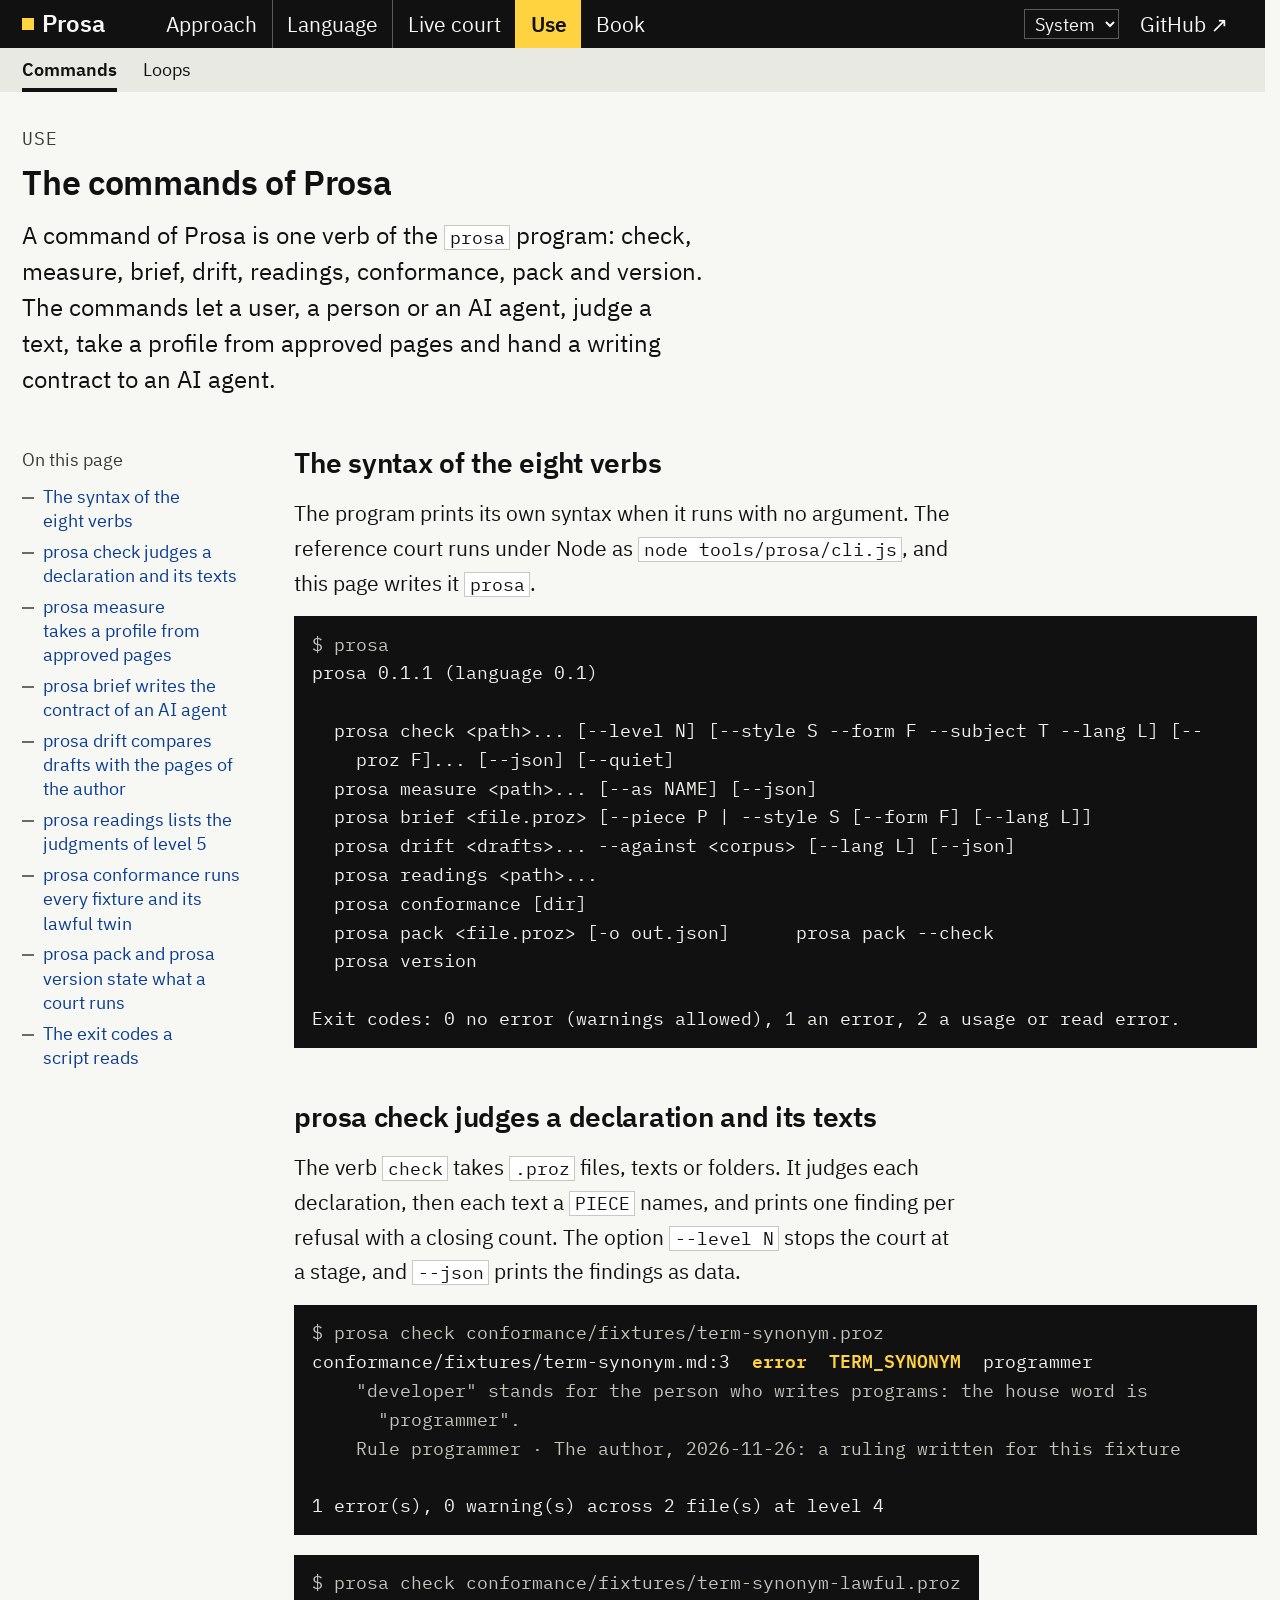
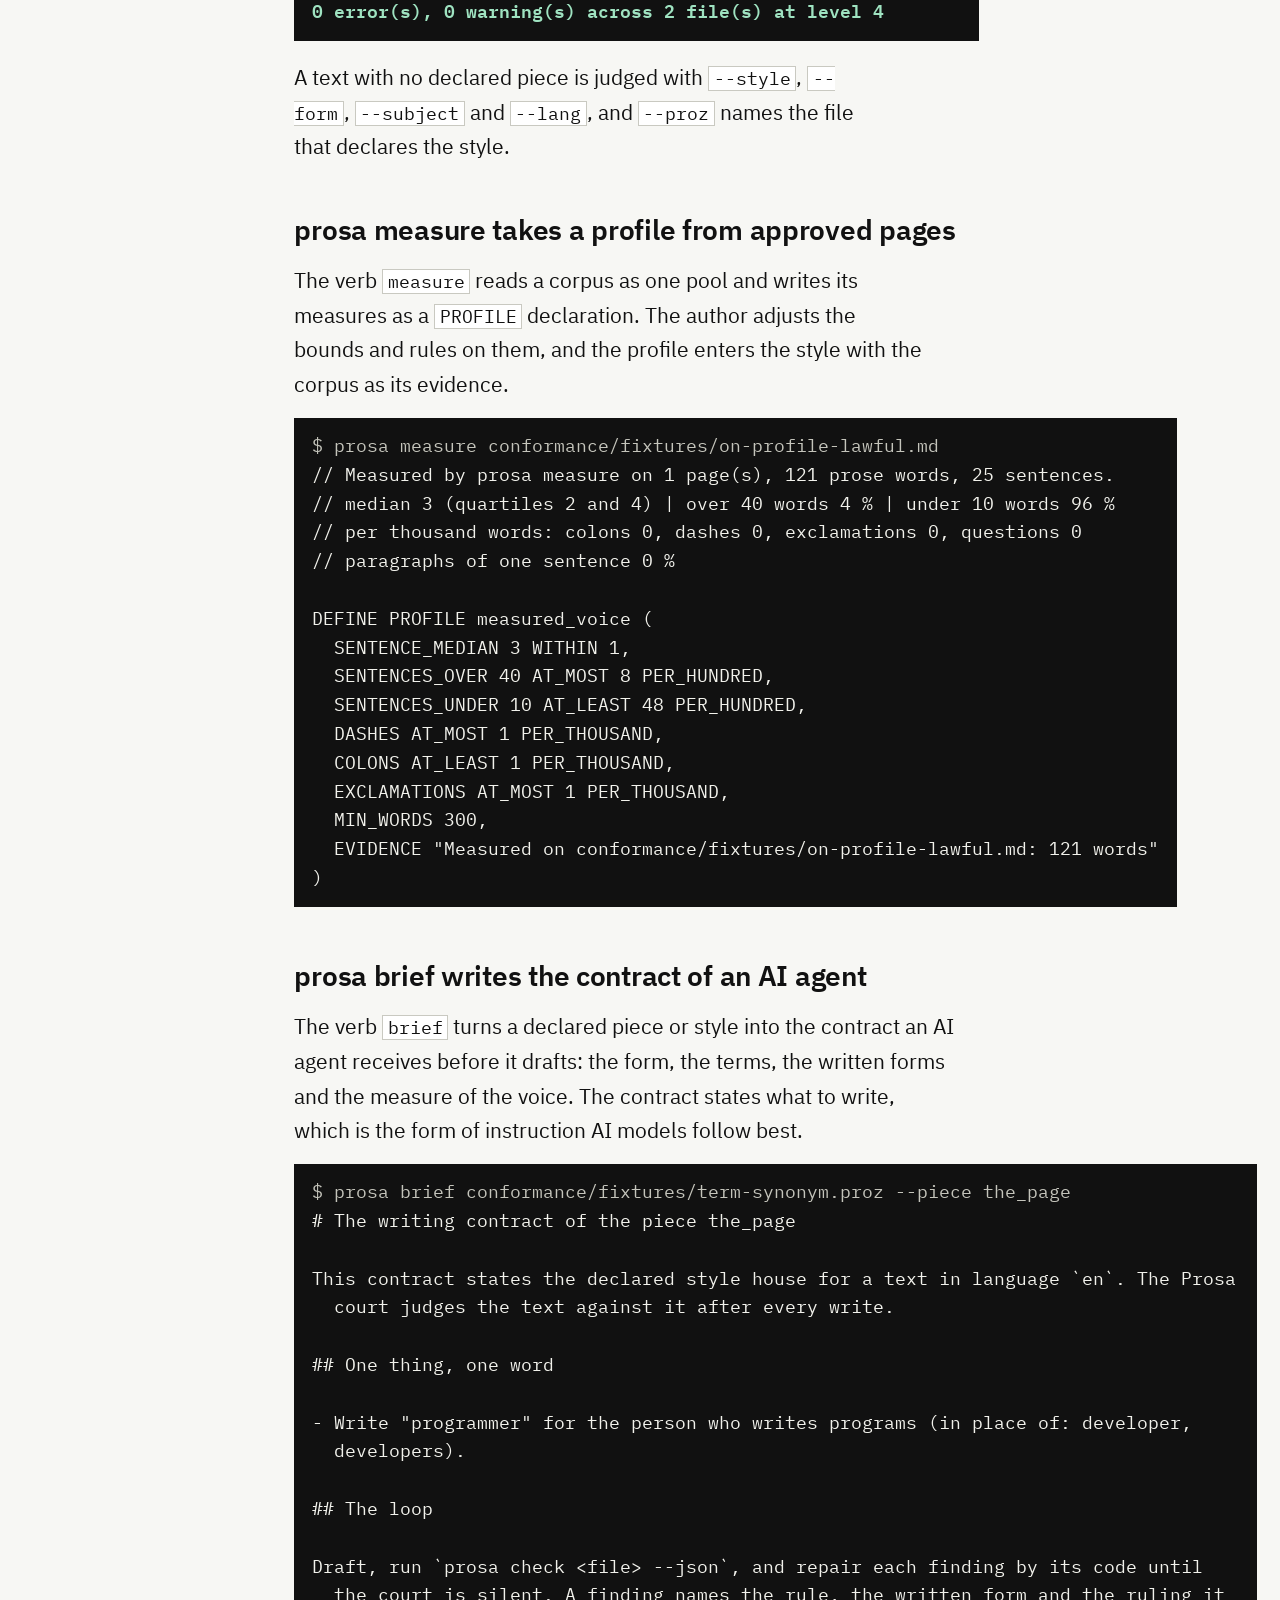
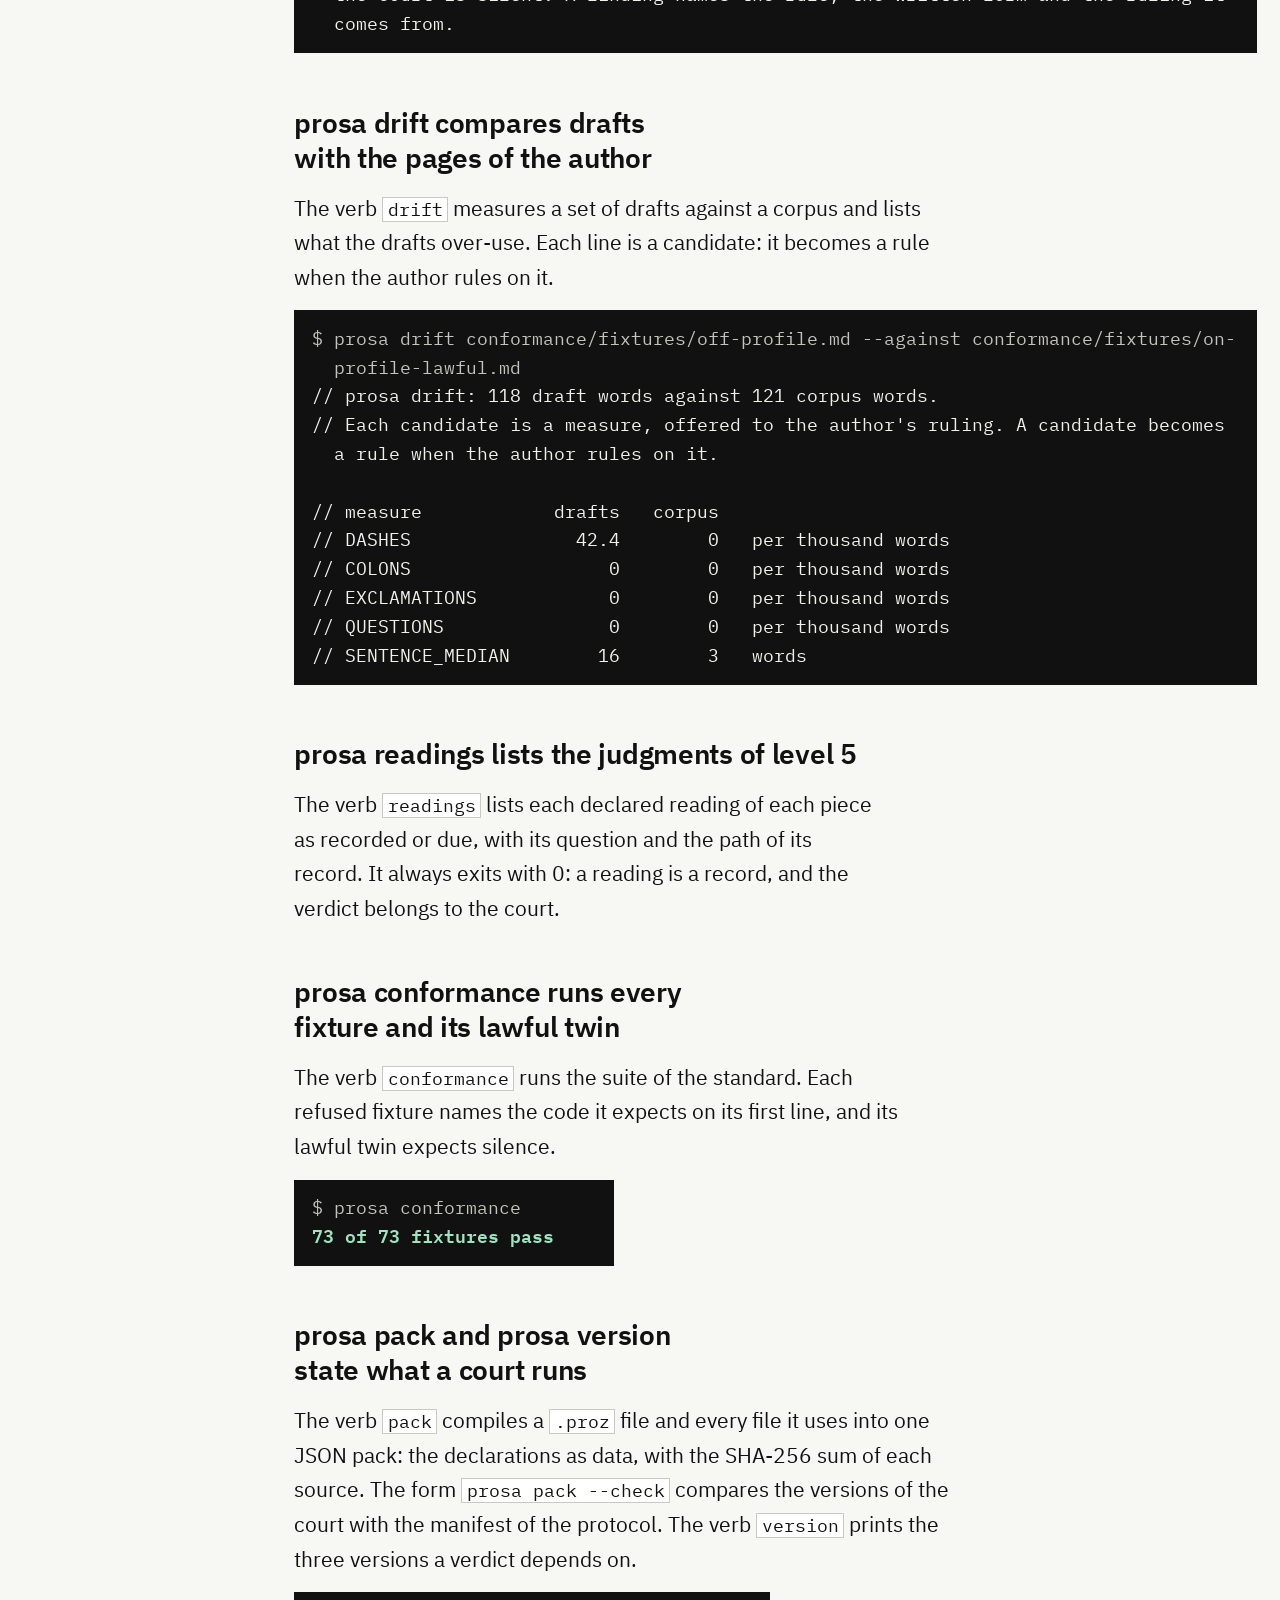
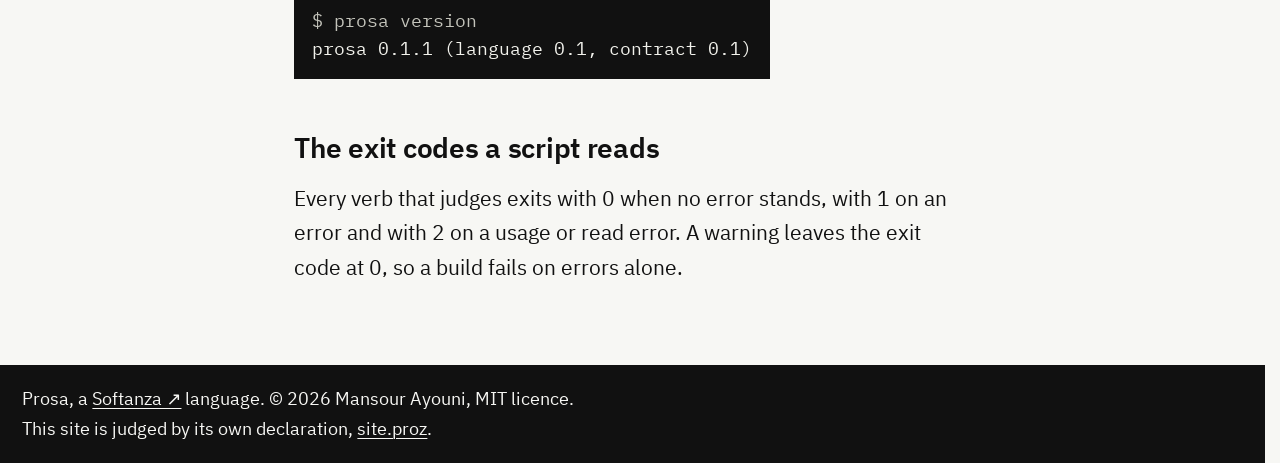
<file: site/commands.html>
<!DOCTYPE html>
<html lang="en">
<head>
<meta charset="UTF-8">
<meta name="viewport" content="width=device-width, initial-scale=1">
<title>Commands: the eight verbs of the prosa program</title>
<meta name="description" content="A command of Prosa is one verb of the prosa program: check, measure, brief, drift, readings, conformance, pack and version. The page gives the syntax of each and the output of a real run.">
<meta name="prosa:subject" content="command">
<link rel="icon" href="data:image/svg+xml,%3Csvg xmlns='http://www.w3.org/2000/svg' viewBox='0 0 32 32'%3E%3Crect width='32' height='32' fill='%23111111'/%3E%3Crect x='8' y='8' width='16' height='16' fill='%23ffd23f'/%3E%3C/svg%3E">
<link rel="preload" href="fonts/IBMPlexSans-Regular-Latin1.woff2" as="font" type="font/woff2" crossorigin>
<link rel="preload" href="fonts/IBMPlexSans-SemiBold-Latin1.woff2" as="font" type="font/woff2" crossorigin>
<link rel="preload" href="fonts/IBMPlexMono-Regular-Latin1.woff2" as="font" type="font/woff2" crossorigin>
<link rel="preload" href="fonts/IBMPlexMono-SemiBold-Latin1.woff2" as="font" type="font/woff2" crossorigin>
<link rel="stylesheet" href="prosa.css">
<script>try{var t=localStorage.getItem('prosa-theme');if(t==='day'||t==='night')document.documentElement.dataset.theme=t}catch(e){}</script>
</head>
<body>
<a class="skip" href="#main">Skip to the content</a>
<div class="bars">
<nav class="site" aria-label="Main menu">
  <div class="wrap">
    <div class="menu">
      <a class="brand" href="index.html">Prosa</a>
      <div class="entries">
      <a href="approach.html">Approach</a>
      <a href="kinds.html">Language</a>
      <a href="try.html">Live court</a>
      <a class="here" aria-current="true" href="commands.html">Use</a>
      <a href="book.html">Book</a>
      </div>
      <div class="end">
        <select id="theme" aria-label="Colour theme">
          <option value="system">System</option>
          <option value="day">Day</option>
          <option value="night">Night</option>
        </select>
        <a href="https://github.com/mayouni/prosa">GitHub ↗</a>
      </div>
    </div>
  </div>
</nav>
<nav class="band" aria-label="Pages of the section">
  <div class="wrap">
    <a aria-current="page" href="commands.html">Commands</a>
    <a href="loops.html">Loops</a>
  </div>
</nav>
</div>
<nav class="vh" aria-label="Breadcrumb"><a href="index.html">Prosa</a><span class="sep"> › </span><a href="commands.html">Use</a><span class="sep"> › </span><span class="here-crumb" aria-current="page">Commands</span></nav>

<header class="page">
  <div class="wrap">
    <div class="kicker">Use</div>
    <h1>The commands of Prosa</h1>
    <p class="sub">A command of Prosa is one verb of the <code>prosa</code> program: check, measure, brief, drift, readings, conformance, pack and version. The commands let a user, a person or an AI agent, judge a text, take a profile from approved pages and hand a writing contract to an AI agent.</p>
  </div>
</header>

<div class="layout with-outline">
<nav class="outline" aria-label="On this page">
  <p class="head">On this page</p>
  <ul>
    <li><a href="#the-syntax-of-the-eight-verbs">The syntax of the eight verbs</a></li>
    <li><a href="#prosa-check-judges-a-declaration-and-its-texts">prosa check judges a declaration and its texts</a></li>
    <li><a href="#prosa-measure-takes-a-profile-from-approved-pages">prosa measure takes a profile from approved pages</a></li>
    <li><a href="#prosa-brief-writes-the-contract-of-an-ai-agent">prosa brief writes the contract of an AI agent</a></li>
    <li><a href="#prosa-drift-compares-drafts-with-the-pages-of-the-author">prosa drift compares drafts with the pages of the author</a></li>
    <li><a href="#prosa-readings-lists-the-judgments-of-level-5">prosa readings lists the judgments of level 5</a></li>
    <li><a href="#prosa-conformance-runs-every-fixture-and-its-lawful-twin">prosa conformance runs every fixture and its lawful twin</a></li>
    <li><a href="#prosa-pack-and-prosa-version-state-what-a-court-runs">prosa pack and prosa version state what a court runs</a></li>
    <li><a href="#the-exit-codes-a-script-reads">The exit codes a script reads</a></li>
  </ul>
</nav>
<main id="main">
<section>
  <div class="narrow">
    <h2 id="the-syntax-of-the-eight-verbs">The syntax of the eight verbs</h2>
    <p>The program prints its own syntax when it runs with no argument. The reference court runs under Node as <code>node tools/prosa/cli.js</code>, and this page writes it <code>prosa</code>.</p>
    <pre class="term"><span class="ln"><span class="dim">$ prosa</span></span><span class="ln">prosa 0.1.1 (language 0.1)</span><span class="ln"></span><span class="ln" style="--ind:2">  prosa check &lt;path&gt;... [--level N] [--style S --form F --subject T --lang L] [--proz F]... [--json] [--quiet]</span><span class="ln" style="--ind:2">  prosa measure &lt;path&gt;... [--as NAME] [--json]</span><span class="ln" style="--ind:2">  prosa brief &lt;file.proz&gt; [--piece P | --style S [--form F] [--lang L]]</span><span class="ln" style="--ind:2">  prosa drift &lt;drafts&gt;... --against &lt;corpus&gt; [--lang L] [--json]</span><span class="ln" style="--ind:2">  prosa readings &lt;path&gt;...</span><span class="ln" style="--ind:2">  prosa conformance [dir]</span><span class="ln" style="--ind:2">  prosa pack &lt;file.proz&gt; [-o out.json]      prosa pack --check</span><span class="ln" style="--ind:2">  prosa version</span><span class="ln"></span><span class="ln">Exit codes: 0 no error (warnings allowed), 1 an error, 2 a usage or read error.</span></pre>
  </div>
</section>

<section>
  <div class="narrow">
    <h2 id="prosa-check-judges-a-declaration-and-its-texts">prosa check judges a declaration and its texts</h2>
    <p>The verb <code>check</code> takes <code>.proz</code> files, texts or folders. It judges each declaration, then each text a <code>PIECE</code> names, and prints one finding per refusal with a closing count. The option <code>--level N</code> stops the court at a stage, and <code>--json</code> prints the findings as data.</p>
    <pre class="term"><span class="ln"><span class="dim">$ prosa check conformance/fixtures/term-synonym.proz</span></span><span class="ln">conformance/fixtures/term-synonym.md:3  <span class="bad">error</span>  <span class="bad">TERM_SYNONYM</span>  programmer</span><span class="ln" style="--ind:4"><span class="dim">    "developer" stands for the person who writes programs: the house word is "programmer".</span></span><span class="ln" style="--ind:4"><span class="dim">    Rule programmer · The author, 2026-11-26: a ruling written for this fixture</span></span><span class="ln"></span><span class="ln">1 error(s), 0 warning(s) across 2 file(s) at level 4</span></pre>
    <pre class="term"><span class="ln"><span class="dim">$ prosa check conformance/fixtures/term-synonym-lawful.proz</span></span><span class="ln"><span class="good">0 error(s), 0 warning(s) across 2 file(s) at level 4</span></span></pre>
    <p>A text with no declared piece is judged with <code>--style</code>, <code>--form</code>, <code>--subject</code> and <code>--lang</code>, and <code>--proz</code> names the file that declares the style.</p>
  </div>
</section>

<section>
  <div class="narrow">
    <h2 id="prosa-measure-takes-a-profile-from-approved-pages">prosa measure takes a profile from approved pages</h2>
    <p>The verb <code>measure</code> reads a corpus as one pool and writes its measures as a <code>PROFILE</code> declaration. The author adjusts the bounds and rules on them, and the profile enters the style with the corpus as its evidence.</p>
    <pre class="term"><span class="ln"><span class="dim">$ prosa measure conformance/fixtures/on-profile-lawful.md</span></span><span class="ln">// Measured by prosa measure on 1 page(s), 121 prose words, 25 sentences.</span><span class="ln">// median 3 (quartiles 2 and 4) | over 40 words 4 % | under 10 words 96 %</span><span class="ln">// per thousand words: colons 0, dashes 0, exclamations 0, questions 0</span><span class="ln">// paragraphs of one sentence 0 %</span><span class="ln"></span><span class="ln">DEFINE PROFILE measured_voice (</span><span class="ln" style="--ind:2">  SENTENCE_MEDIAN 3 WITHIN 1,</span><span class="ln" style="--ind:2">  SENTENCES_OVER 40 AT_MOST 8 PER_HUNDRED,</span><span class="ln" style="--ind:2">  SENTENCES_UNDER 10 AT_LEAST 48 PER_HUNDRED,</span><span class="ln" style="--ind:2">  DASHES AT_MOST 1 PER_THOUSAND,</span><span class="ln" style="--ind:2">  COLONS AT_LEAST 1 PER_THOUSAND,</span><span class="ln" style="--ind:2">  EXCLAMATIONS AT_MOST 1 PER_THOUSAND,</span><span class="ln" style="--ind:2">  MIN_WORDS 300,</span><span class="ln" style="--ind:2">  EVIDENCE "Measured on conformance/fixtures/on-profile-lawful.md: 121 words"</span><span class="ln">)</span></pre>
  </div>
</section>

<section>
  <div class="narrow">
    <h2 id="prosa-brief-writes-the-contract-of-an-ai-agent">prosa brief writes the contract of an AI agent</h2>
    <p>The verb <code>brief</code> turns a declared piece or style into the contract an AI agent receives before it drafts: the form, the terms, the written forms and the measure of the voice. The contract states what to write, which is the form of instruction AI models follow best.</p>
    <pre class="term"><span class="ln"><span class="dim">$ prosa brief conformance/fixtures/term-synonym.proz --piece the_page</span></span><span class="ln"># The writing contract of the piece the_page</span><span class="ln"></span><span class="ln">This contract states the declared style house for a text in language `en`. The Prosa court judges the text against it after every write.</span><span class="ln"></span><span class="ln">## One thing, one word</span><span class="ln"></span><span class="ln">- Write "programmer" for the person who writes programs (in place of: developer, developers).</span><span class="ln"></span><span class="ln">## The loop</span><span class="ln"></span><span class="ln">Draft, run `prosa check &lt;file&gt; --json`, and repair each finding by its code until the court is silent. A finding names the rule, the written form and the ruling it comes from.</span></pre>
  </div>
</section>

<section>
  <div class="narrow">
    <h2 id="prosa-drift-compares-drafts-with-the-pages-of-the-author">prosa drift compares drafts with the pages of the author</h2>
    <p>The verb <code>drift</code> measures a set of drafts against a corpus and lists what the drafts over-use. Each line is a candidate: it becomes a rule when the author rules on it.</p>
    <pre class="term"><span class="ln"><span class="dim">$ prosa drift conformance/fixtures/off-profile.md --against conformance/fixtures/on-profile-lawful.md</span></span><span class="ln">// prosa drift: 118 draft words against 121 corpus words.</span><span class="ln">// Each candidate is a measure, offered to the author's ruling. A candidate becomes a rule when the author rules on it.</span><span class="ln"></span><span class="ln">// measure            drafts   corpus</span><span class="ln">// DASHES               42.4        0   per thousand words</span><span class="ln">// COLONS                  0        0   per thousand words</span><span class="ln">// EXCLAMATIONS            0        0   per thousand words</span><span class="ln">// QUESTIONS               0        0   per thousand words</span><span class="ln">// SENTENCE_MEDIAN        16        3   words</span></pre>
  </div>
</section>

<section>
  <div class="narrow">
    <h2 id="prosa-readings-lists-the-judgments-of-level-5">prosa readings lists the judgments of level 5</h2>
    <p>The verb <code>readings</code> lists each declared reading of each piece as recorded or due, with its question and the path of its record. It always exits with 0: a reading is a record, and the verdict belongs to the court.</p>
  </div>
</section>

<section>
  <div class="narrow">
    <h2 id="prosa-conformance-runs-every-fixture-and-its-lawful-twin">prosa conformance runs every fixture and its lawful twin</h2>
    <p>The verb <code>conformance</code> runs the suite of the standard. Each refused fixture names the code it expects on its first line, and its lawful twin expects silence.</p>
    <pre class="term"><span class="ln"><span class="dim">$ prosa conformance</span></span><span class="ln"><span class="good">73 of 73 fixtures pass</span></span></pre>
  </div>
</section>

<section>
  <div class="narrow">
    <h2 id="prosa-pack-and-prosa-version-state-what-a-court-runs">prosa pack and prosa version state what a court runs</h2>
    <p>The verb <code>pack</code> compiles a <code>.proz</code> file and every file it uses into one JSON pack: the declarations as data, with the SHA-256 sum of each source. The form <code>prosa pack --check</code> compares the versions of the court with the manifest of the protocol. The verb <code>version</code> prints the three versions a verdict depends on.</p>
    <pre class="term"><span class="ln"><span class="dim">$ prosa version</span></span><span class="ln">prosa 0.1.1 (language 0.1, contract 0.1)</span></pre>
  </div>
</section>

<section class="alt">
  <div class="narrow">
    <h2 id="the-exit-codes-a-script-reads">The exit codes a script reads</h2>
    <p>Every verb that judges exits with 0 when no error stands, with 1 on an error and with 2 on a usage or read error. A warning leaves the exit code at 0, so a build fails on errors alone.</p>
  </div>
</section>
</main>
</div>

<footer class="site">
  <div class="wrap">
    <p class="fine">Prosa, a <a href="https://mayouni.github.io/stzsite/index.html">Softanza ↗</a> language. © 2026 Mansour Ayouni, MIT licence. This site is judged by its own declaration, <a href="site.proz">site.proz</a>.</p>
  </div>
</footer>
<script src="site.js"></script>
</body>
</html>
</file>
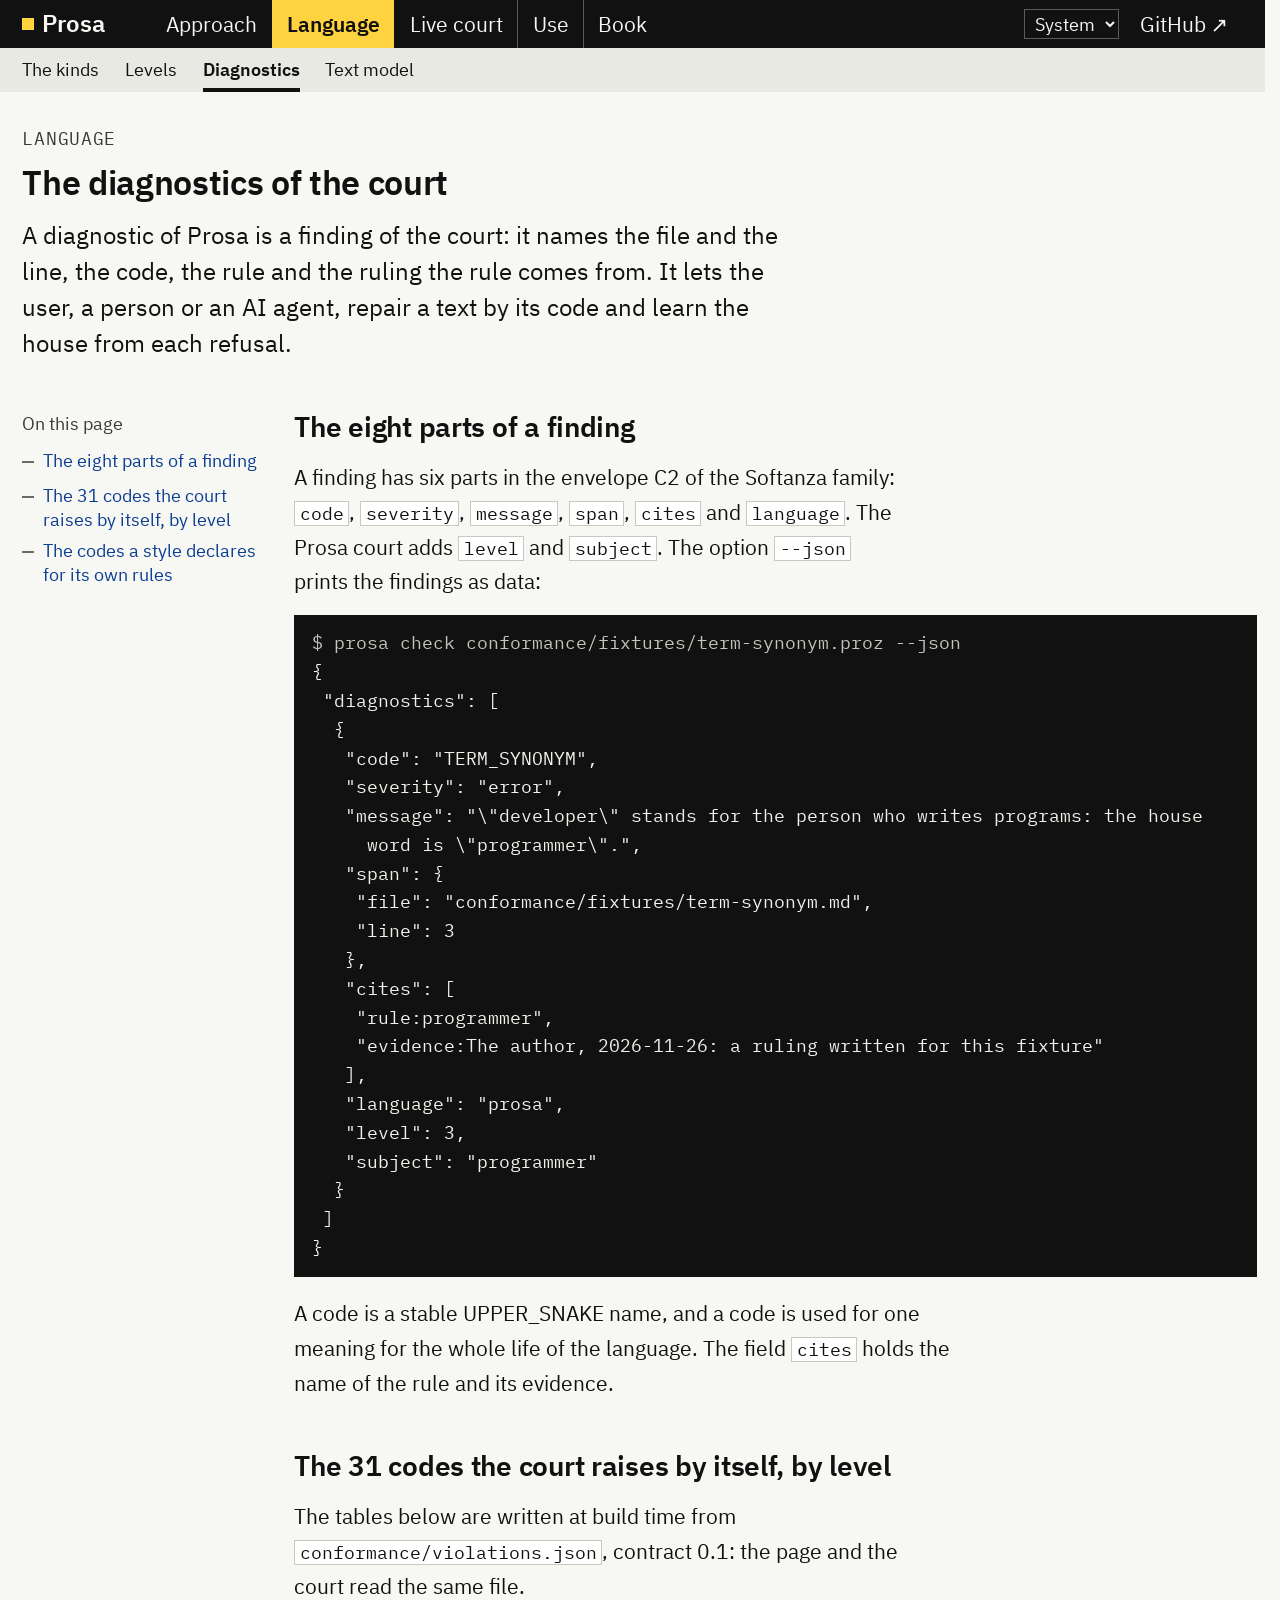
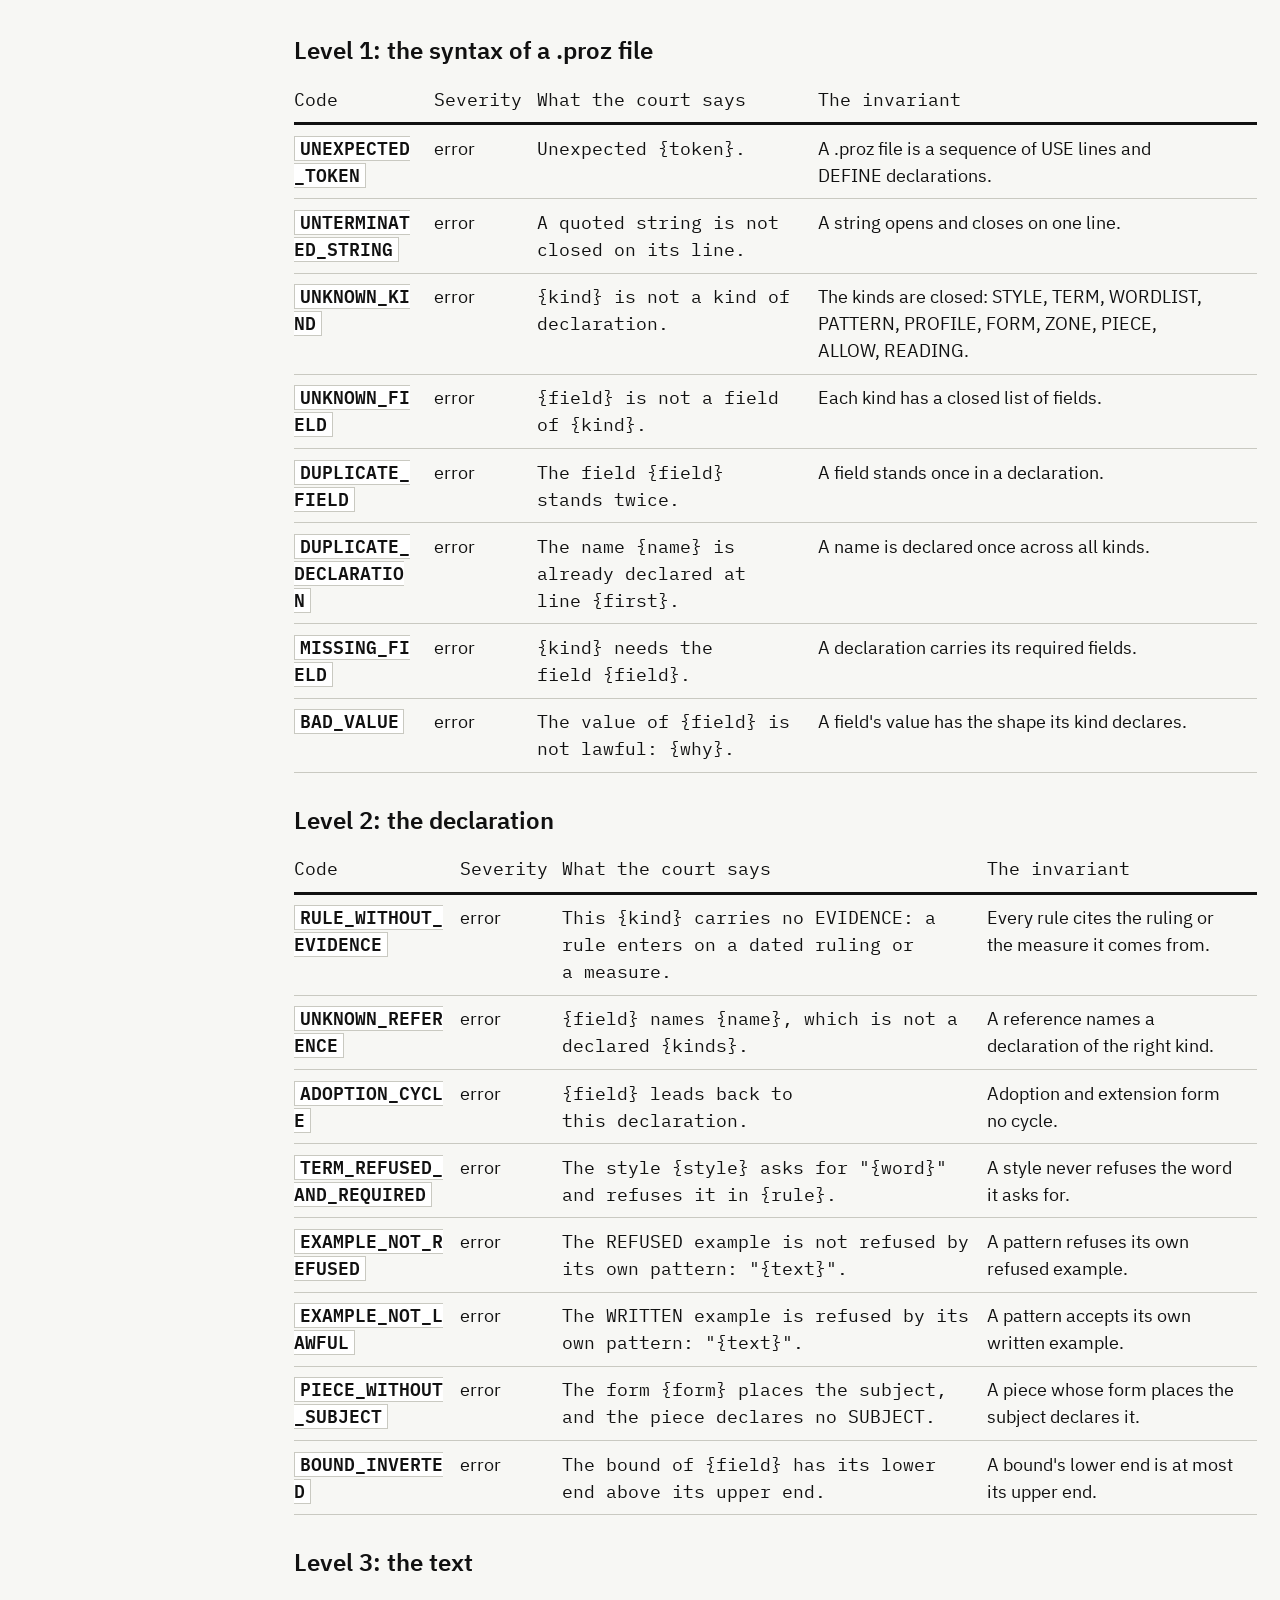
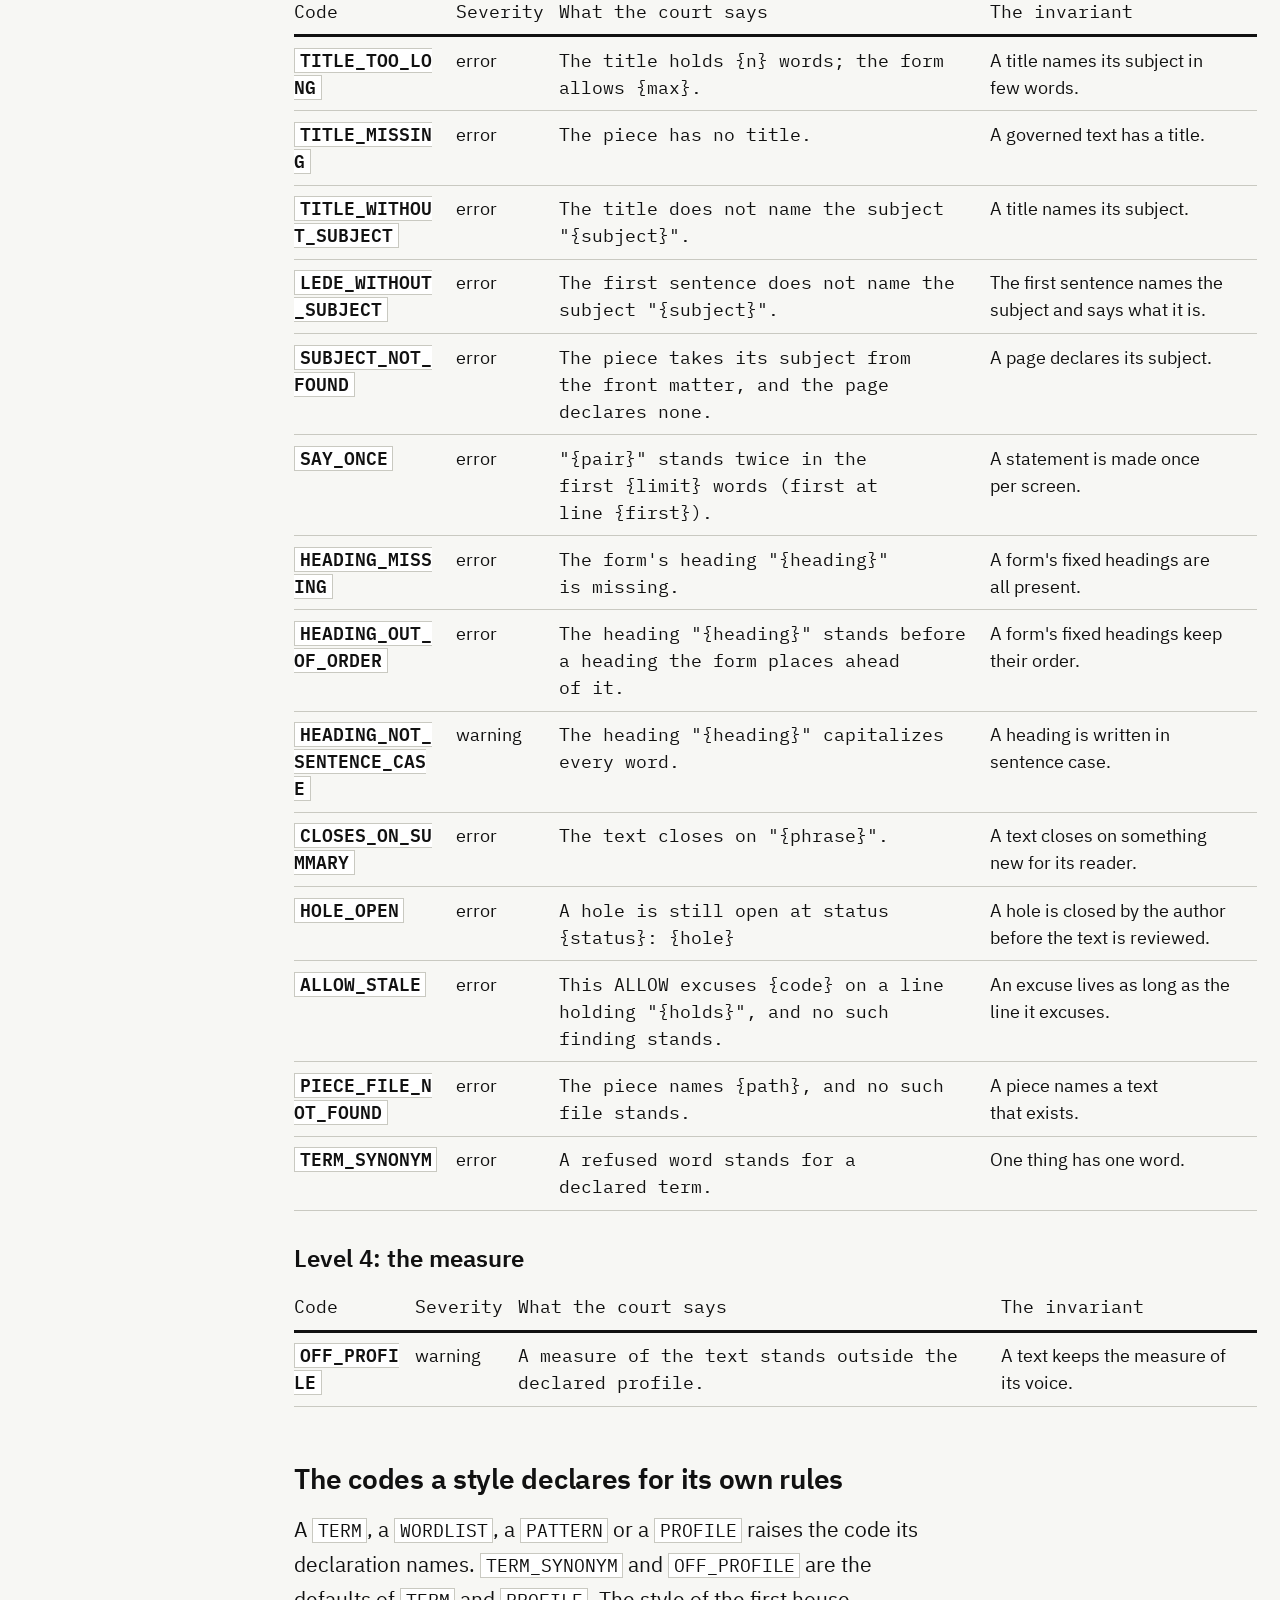
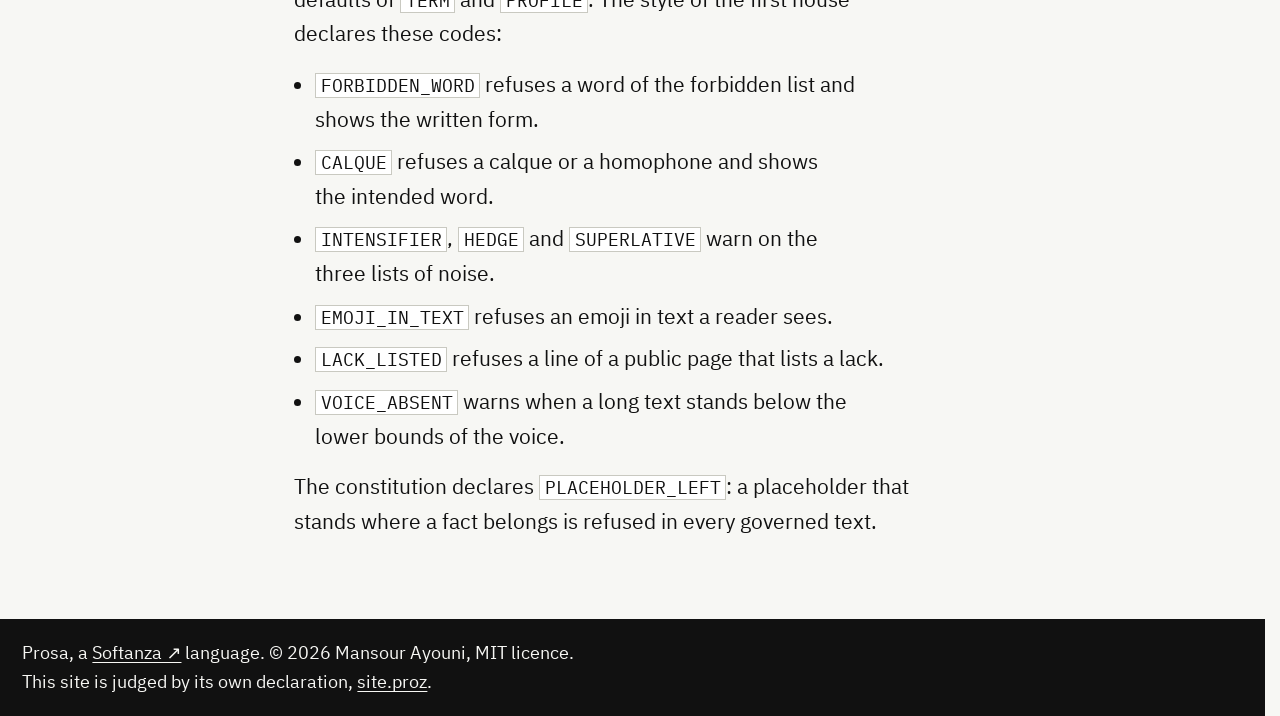
<file: site/diagnostics.html>
<!DOCTYPE html>
<html lang="en">
<head>
<meta charset="UTF-8">
<meta name="viewport" content="width=device-width, initial-scale=1">
<title>Diagnostics: every code the court raises</title>
<meta name="description" content="A diagnostic of Prosa is a finding the court raises: it names the file and the line, the code, the rule and the ruling the rule comes from. The page lists every code of the contract.">
<meta name="prosa:subject" content="diagnostic">
<link rel="icon" href="data:image/svg+xml,%3Csvg xmlns='http://www.w3.org/2000/svg' viewBox='0 0 32 32'%3E%3Crect width='32' height='32' fill='%23111111'/%3E%3Crect x='8' y='8' width='16' height='16' fill='%23ffd23f'/%3E%3C/svg%3E">
<link rel="preload" href="fonts/IBMPlexSans-Regular-Latin1.woff2" as="font" type="font/woff2" crossorigin>
<link rel="preload" href="fonts/IBMPlexSans-SemiBold-Latin1.woff2" as="font" type="font/woff2" crossorigin>
<link rel="preload" href="fonts/IBMPlexMono-Regular-Latin1.woff2" as="font" type="font/woff2" crossorigin>
<link rel="preload" href="fonts/IBMPlexMono-SemiBold-Latin1.woff2" as="font" type="font/woff2" crossorigin>
<link rel="stylesheet" href="prosa.css">
<script>try{var t=localStorage.getItem('prosa-theme');if(t==='day'||t==='night')document.documentElement.dataset.theme=t}catch(e){}</script>
</head>
<body>
<a class="skip" href="#main">Skip to the content</a>
<div class="bars">
<nav class="site" aria-label="Main menu">
  <div class="wrap">
    <div class="menu">
      <a class="brand" href="index.html">Prosa</a>
      <div class="entries">
      <a href="approach.html">Approach</a>
      <a class="here" aria-current="true" href="kinds.html">Language</a>
      <a href="try.html">Live court</a>
      <a href="commands.html">Use</a>
      <a href="book.html">Book</a>
      </div>
      <div class="end">
        <select id="theme" aria-label="Colour theme">
          <option value="system">System</option>
          <option value="day">Day</option>
          <option value="night">Night</option>
        </select>
        <a href="https://github.com/mayouni/prosa">GitHub ↗</a>
      </div>
    </div>
  </div>
</nav>
<nav class="band" aria-label="Pages of the section">
  <div class="wrap">
    <a href="kinds.html">The kinds</a>
    <a href="levels.html">Levels</a>
    <a aria-current="page" href="diagnostics.html">Diagnostics</a>
    <a href="text.html">Text model</a>
  </div>
</nav>
</div>
<nav class="vh" aria-label="Breadcrumb"><a href="index.html">Prosa</a><span class="sep"> › </span><a href="kinds.html">Language</a><span class="sep"> › </span><span class="here-crumb" aria-current="page">Diagnostics</span></nav>

<header class="page">
  <div class="wrap">
    <div class="kicker">Language</div>
    <h1>The diagnostics of the court</h1>
    <p class="sub">A diagnostic of Prosa is a finding of the court: it names the file and the line, the code, the rule and the ruling the rule comes from. It lets the user, a person or an AI agent, repair a text by its code and learn the house from each refusal.</p>
  </div>
</header>

<div class="layout with-outline">
<nav class="outline" aria-label="On this page">
  <p class="head">On this page</p>
  <ul>
    <li><a href="#the-eight-parts-of-a-finding">The eight parts of a finding</a></li>
    <li><a href="#the-31-codes-the-court-raises-by-itself-by-level">The 31 codes the court raises by itself, by level</a></li>
    <li><a href="#the-codes-a-style-declares-for-its-own-rules">The codes a style declares for its own rules</a></li>
  </ul>
</nav>
<main id="main">
<section>
  <div class="narrow">
    <h2 id="the-eight-parts-of-a-finding">The eight parts of a finding</h2>
    <p>A finding has six parts in the envelope C2 of the Softanza family: <code>code</code>, <code>severity</code>, <code>message</code>, <code>span</code>, <code>cites</code> and <code>language</code>. The Prosa court adds <code>level</code> and <code>subject</code>. The option <code>--json</code> prints the findings as data:</p>
    <pre class="term"><span class="ln"><span class="dim">$ prosa check conformance/fixtures/term-synonym.proz --json</span></span><span class="ln">{</span><span class="ln" style="--ind:1"> "diagnostics": [</span><span class="ln" style="--ind:2">  {</span><span class="ln" style="--ind:3">   "code": "TERM_SYNONYM",</span><span class="ln" style="--ind:3">   "severity": "error",</span><span class="ln" style="--ind:3">   "message": "\"developer\" stands for the person who writes programs: the house word is \"programmer\".",</span><span class="ln" style="--ind:3">   "span": {</span><span class="ln" style="--ind:4">    "file": "conformance/fixtures/term-synonym.md",</span><span class="ln" style="--ind:4">    "line": 3</span><span class="ln" style="--ind:3">   },</span><span class="ln" style="--ind:3">   "cites": [</span><span class="ln" style="--ind:4">    "rule:programmer",</span><span class="ln" style="--ind:4">    "evidence:The author, 2026-11-26: a ruling written for this fixture"</span><span class="ln" style="--ind:3">   ],</span><span class="ln" style="--ind:3">   "language": "prosa",</span><span class="ln" style="--ind:3">   "level": 3,</span><span class="ln" style="--ind:3">   "subject": "programmer"</span><span class="ln" style="--ind:2">  }</span><span class="ln" style="--ind:1"> ]</span><span class="ln">}</span></pre>
    <p>A code is a stable UPPER_SNAKE name, and a code is used for one meaning for the whole life of the language. The field <code>cites</code> holds the name of the rule and its evidence.</p>
  </div>
</section>

<section>
  <div class="narrow">
    <h2 id="the-31-codes-the-court-raises-by-itself-by-level">The 31 codes the court raises by itself, by level</h2>
    <p>The tables below are written at build time from <code>conformance/violations.json</code>, contract 0.1: the page and the court read the same file.</p>
    <h3>Level 1: the syntax of a .proz file</h3>
<div class="table"><table>
<thead><tr><th scope="col">Code</th><th scope="col">Severity</th><th scope="col">What the court says</th><th scope="col">The invariant</th></tr></thead>
<tbody>
<tr><th scope="row" data-label="Code"><code>UNEXPECTED_TOKEN</code></th><td data-label="Severity">error</td><td data-label="What the court says"><code class="msg">Unexpected {token}.</code></td><td data-label="The invariant">A .proz file is a sequence of USE lines and DEFINE declarations.</td></tr>
<tr><th scope="row" data-label="Code"><code>UNTERMINATED_STRING</code></th><td data-label="Severity">error</td><td data-label="What the court says"><code class="msg">A quoted string is not closed on its line.</code></td><td data-label="The invariant">A string opens and closes on one line.</td></tr>
<tr><th scope="row" data-label="Code"><code>UNKNOWN_KIND</code></th><td data-label="Severity">error</td><td data-label="What the court says"><code class="msg">{kind} is not a kind of declaration.</code></td><td data-label="The invariant">The kinds are closed: STYLE, TERM, WORDLIST, PATTERN, PROFILE, FORM, ZONE, PIECE, ALLOW, READING.</td></tr>
<tr><th scope="row" data-label="Code"><code>UNKNOWN_FIELD</code></th><td data-label="Severity">error</td><td data-label="What the court says"><code class="msg">{field} is not a field of {kind}.</code></td><td data-label="The invariant">Each kind has a closed list of fields.</td></tr>
<tr><th scope="row" data-label="Code"><code>DUPLICATE_FIELD</code></th><td data-label="Severity">error</td><td data-label="What the court says"><code class="msg">The field {field} stands twice.</code></td><td data-label="The invariant">A field stands once in a declaration.</td></tr>
<tr><th scope="row" data-label="Code"><code>DUPLICATE_DECLARATION</code></th><td data-label="Severity">error</td><td data-label="What the court says"><code class="msg">The name {name} is already declared at line {first}.</code></td><td data-label="The invariant">A name is declared once across all kinds.</td></tr>
<tr><th scope="row" data-label="Code"><code>MISSING_FIELD</code></th><td data-label="Severity">error</td><td data-label="What the court says"><code class="msg">{kind} needs the field {field}.</code></td><td data-label="The invariant">A declaration carries its required fields.</td></tr>
<tr><th scope="row" data-label="Code"><code>BAD_VALUE</code></th><td data-label="Severity">error</td><td data-label="What the court says"><code class="msg">The value of {field} is not lawful: {why}.</code></td><td data-label="The invariant">A field's value has the shape its kind declares.</td></tr>
</tbody></table></div>
<h3>Level 2: the declaration</h3>
<div class="table"><table>
<thead><tr><th scope="col">Code</th><th scope="col">Severity</th><th scope="col">What the court says</th><th scope="col">The invariant</th></tr></thead>
<tbody>
<tr><th scope="row" data-label="Code"><code>RULE_WITHOUT_EVIDENCE</code></th><td data-label="Severity">error</td><td data-label="What the court says"><code class="msg">This {kind} carries no EVIDENCE: a rule enters on a dated ruling or a measure.</code></td><td data-label="The invariant">Every rule cites the ruling or the measure it comes from.</td></tr>
<tr><th scope="row" data-label="Code"><code>UNKNOWN_REFERENCE</code></th><td data-label="Severity">error</td><td data-label="What the court says"><code class="msg">{field} names {name}, which is not a declared {kinds}.</code></td><td data-label="The invariant">A reference names a declaration of the right kind.</td></tr>
<tr><th scope="row" data-label="Code"><code>ADOPTION_CYCLE</code></th><td data-label="Severity">error</td><td data-label="What the court says"><code class="msg">{field} leads back to this declaration.</code></td><td data-label="The invariant">Adoption and extension form no cycle.</td></tr>
<tr><th scope="row" data-label="Code"><code>TERM_REFUSED_AND_REQUIRED</code></th><td data-label="Severity">error</td><td data-label="What the court says"><code class="msg">The style {style} asks for "{word}" and refuses it in {rule}.</code></td><td data-label="The invariant">A style never refuses the word it asks for.</td></tr>
<tr><th scope="row" data-label="Code"><code>EXAMPLE_NOT_REFUSED</code></th><td data-label="Severity">error</td><td data-label="What the court says"><code class="msg">The REFUSED example is not refused by its own pattern: "{text}".</code></td><td data-label="The invariant">A pattern refuses its own refused example.</td></tr>
<tr><th scope="row" data-label="Code"><code>EXAMPLE_NOT_LAWFUL</code></th><td data-label="Severity">error</td><td data-label="What the court says"><code class="msg">The WRITTEN example is refused by its own pattern: "{text}".</code></td><td data-label="The invariant">A pattern accepts its own written example.</td></tr>
<tr><th scope="row" data-label="Code"><code>PIECE_WITHOUT_SUBJECT</code></th><td data-label="Severity">error</td><td data-label="What the court says"><code class="msg">The form {form} places the subject, and the piece declares no SUBJECT.</code></td><td data-label="The invariant">A piece whose form places the subject declares it.</td></tr>
<tr><th scope="row" data-label="Code"><code>BOUND_INVERTED</code></th><td data-label="Severity">error</td><td data-label="What the court says"><code class="msg">The bound of {field} has its lower end above its upper end.</code></td><td data-label="The invariant">A bound's lower end is at most its upper end.</td></tr>
</tbody></table></div>
<h3>Level 3: the text</h3>
<div class="table"><table>
<thead><tr><th scope="col">Code</th><th scope="col">Severity</th><th scope="col">What the court says</th><th scope="col">The invariant</th></tr></thead>
<tbody>
<tr><th scope="row" data-label="Code"><code>TITLE_TOO_LONG</code></th><td data-label="Severity">error</td><td data-label="What the court says"><code class="msg">The title holds {n} words; the form allows {max}.</code></td><td data-label="The invariant">A title names its subject in few words.</td></tr>
<tr><th scope="row" data-label="Code"><code>TITLE_MISSING</code></th><td data-label="Severity">error</td><td data-label="What the court says"><code class="msg">The piece has no title.</code></td><td data-label="The invariant">A governed text has a title.</td></tr>
<tr><th scope="row" data-label="Code"><code>TITLE_WITHOUT_SUBJECT</code></th><td data-label="Severity">error</td><td data-label="What the court says"><code class="msg">The title does not name the subject "{subject}".</code></td><td data-label="The invariant">A title names its subject.</td></tr>
<tr><th scope="row" data-label="Code"><code>LEDE_WITHOUT_SUBJECT</code></th><td data-label="Severity">error</td><td data-label="What the court says"><code class="msg">The first sentence does not name the subject "{subject}".</code></td><td data-label="The invariant">The first sentence names the subject and says what it is.</td></tr>
<tr><th scope="row" data-label="Code"><code>SUBJECT_NOT_FOUND</code></th><td data-label="Severity">error</td><td data-label="What the court says"><code class="msg">The piece takes its subject from the front matter, and the page declares none.</code></td><td data-label="The invariant">A page declares its subject.</td></tr>
<tr><th scope="row" data-label="Code"><code>SAY_ONCE</code></th><td data-label="Severity">error</td><td data-label="What the court says"><code class="msg">"{pair}" stands twice in the first {limit} words (first at line {first}).</code></td><td data-label="The invariant">A statement is made once per screen.</td></tr>
<tr><th scope="row" data-label="Code"><code>HEADING_MISSING</code></th><td data-label="Severity">error</td><td data-label="What the court says"><code class="msg">The form's heading "{heading}" is missing.</code></td><td data-label="The invariant">A form's fixed headings are all present.</td></tr>
<tr><th scope="row" data-label="Code"><code>HEADING_OUT_OF_ORDER</code></th><td data-label="Severity">error</td><td data-label="What the court says"><code class="msg">The heading "{heading}" stands before a heading the form places ahead of it.</code></td><td data-label="The invariant">A form's fixed headings keep their order.</td></tr>
<tr><th scope="row" data-label="Code"><code>HEADING_NOT_SENTENCE_CASE</code></th><td data-label="Severity">warning</td><td data-label="What the court says"><code class="msg">The heading "{heading}" capitalizes every word.</code></td><td data-label="The invariant">A heading is written in sentence case.</td></tr>
<tr><th scope="row" data-label="Code"><code>CLOSES_ON_SUMMARY</code></th><td data-label="Severity">error</td><td data-label="What the court says"><code class="msg">The text closes on "{phrase}".</code></td><td data-label="The invariant">A text closes on something new for its reader.</td></tr>
<tr><th scope="row" data-label="Code"><code>HOLE_OPEN</code></th><td data-label="Severity">error</td><td data-label="What the court says"><code class="msg">A hole is still open at status {status}: {hole}</code></td><td data-label="The invariant">A hole is closed by the author before the text is reviewed.</td></tr>
<tr><th scope="row" data-label="Code"><code>ALLOW_STALE</code></th><td data-label="Severity">error</td><td data-label="What the court says"><code class="msg">This ALLOW excuses {code} on a line holding "{holds}", and no such finding stands.</code></td><td data-label="The invariant">An excuse lives as long as the line it excuses.</td></tr>
<tr><th scope="row" data-label="Code"><code>PIECE_FILE_NOT_FOUND</code></th><td data-label="Severity">error</td><td data-label="What the court says"><code class="msg">The piece names {path}, and no such file stands.</code></td><td data-label="The invariant">A piece names a text that exists.</td></tr>
<tr><th scope="row" data-label="Code"><code>TERM_SYNONYM</code></th><td data-label="Severity">error</td><td data-label="What the court says"><code class="msg">A refused word stands for a declared term.</code></td><td data-label="The invariant">One thing has one word.</td></tr>
</tbody></table></div>
<h3>Level 4: the measure</h3>
<div class="table"><table>
<thead><tr><th scope="col">Code</th><th scope="col">Severity</th><th scope="col">What the court says</th><th scope="col">The invariant</th></tr></thead>
<tbody>
<tr><th scope="row" data-label="Code"><code>OFF_PROFILE</code></th><td data-label="Severity">warning</td><td data-label="What the court says"><code class="msg">A measure of the text stands outside the declared profile.</code></td><td data-label="The invariant">A text keeps the measure of its voice.</td></tr>
</tbody></table></div>

  </div>
</section>

<section class="alt">
  <div class="narrow">
    <h2 id="the-codes-a-style-declares-for-its-own-rules">The codes a style declares for its own rules</h2>
    <p>A <code>TERM</code>, a <code>WORDLIST</code>, a <code>PATTERN</code> or a <code>PROFILE</code> raises the code its declaration names. <code>TERM_SYNONYM</code> and <code>OFF_PROFILE</code> are the defaults of <code>TERM</code> and <code>PROFILE</code>. The style of the first house declares these codes:</p>
    <ul>
      <li><code>FORBIDDEN_WORD</code> refuses a word of the forbidden list and shows the written form.</li>
      <li><code>CALQUE</code> refuses a calque or a homophone and shows the intended word.</li>
      <li><code>INTENSIFIER</code>, <code>HEDGE</code> and <code>SUPERLATIVE</code> warn on the three lists of noise.</li>
      <li><code>EMOJI_IN_TEXT</code> refuses an emoji in text a reader sees.</li>
      <li><code>LACK_LISTED</code> refuses a line of a public page that lists a lack.</li>
      <li><code>VOICE_ABSENT</code> warns when a long text stands below the lower bounds of the voice.</li>
    </ul>
    <p>The constitution declares <code>PLACEHOLDER_LEFT</code>: a placeholder that stands where a fact belongs is refused in every governed text.</p>
  </div>
</section>
</main>
</div>

<footer class="site">
  <div class="wrap">
    <p class="fine">Prosa, a <a href="https://mayouni.github.io/stzsite/index.html">Softanza ↗</a> language. © 2026 Mansour Ayouni, MIT licence. This site is judged by its own declaration, <a href="site.proz">site.proz</a>.</p>
  </div>
</footer>
<script src="site.js"></script>
</body>
</html>
</file>
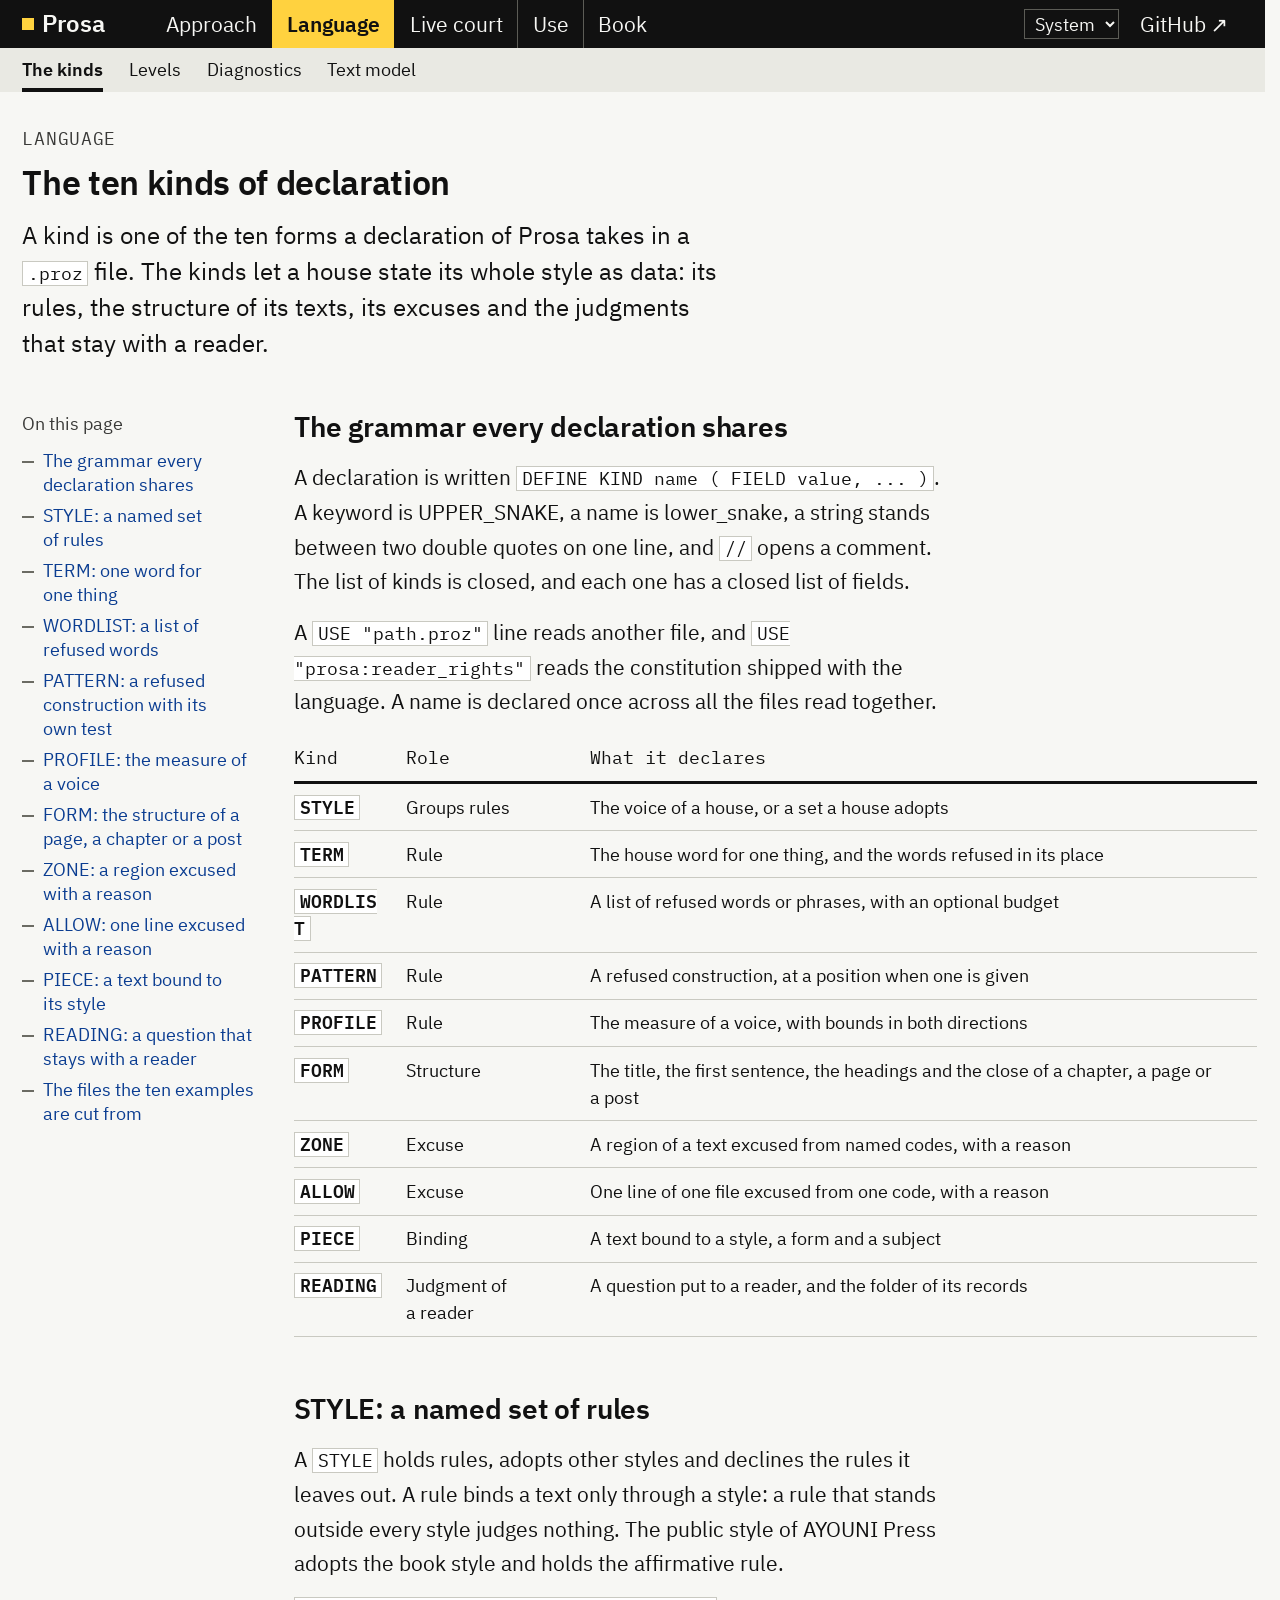
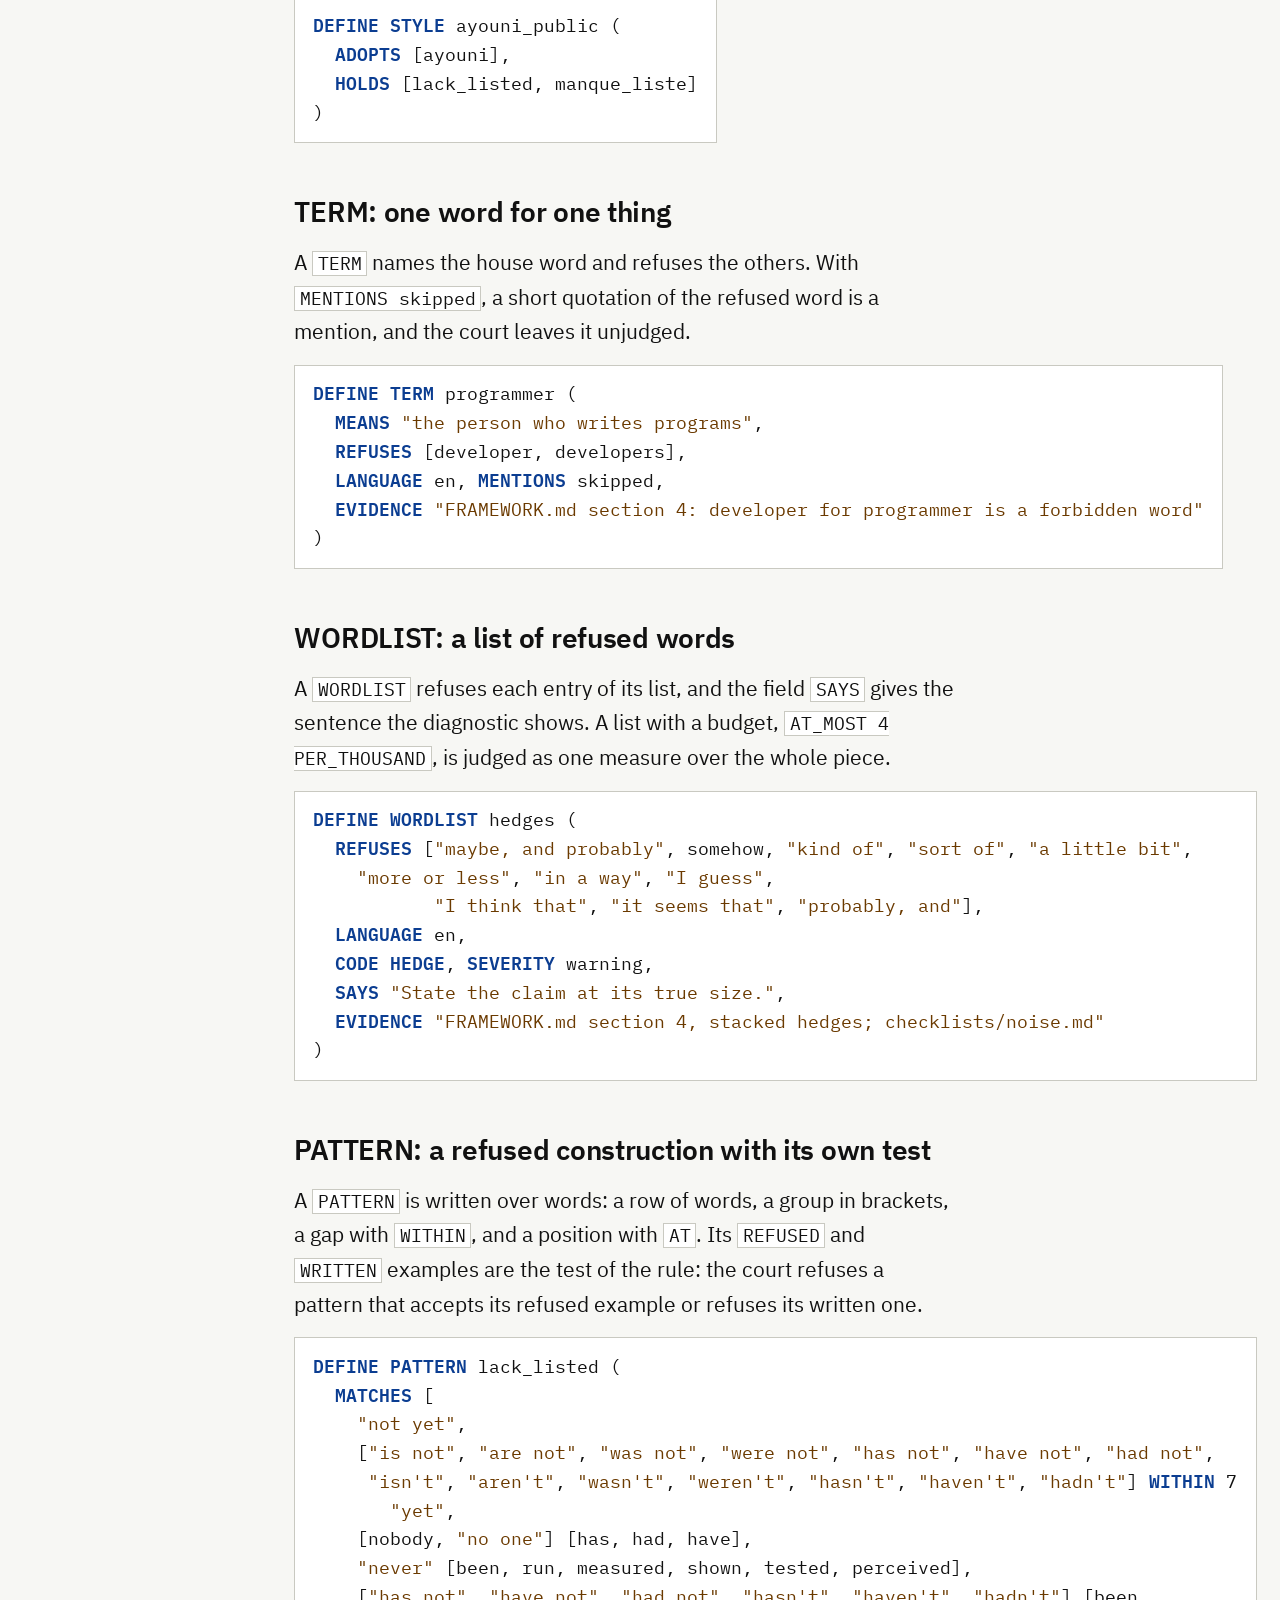
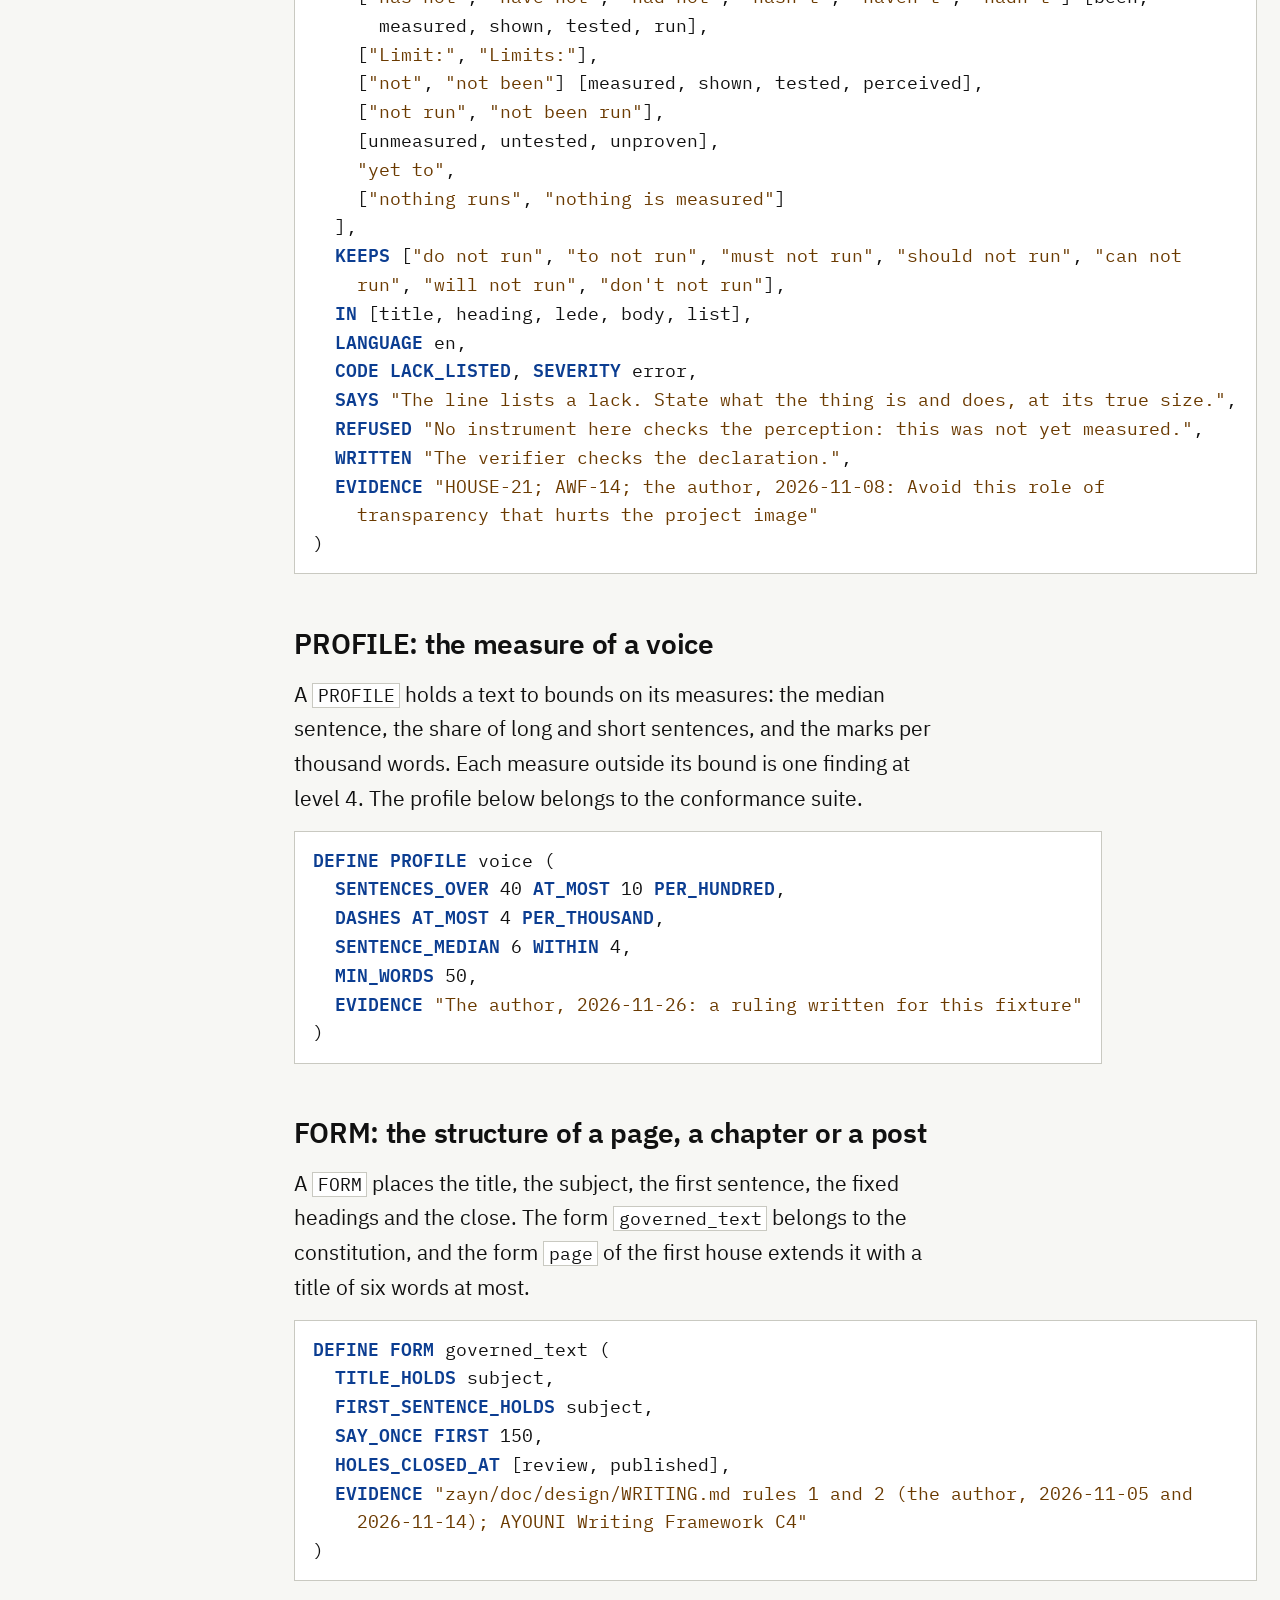
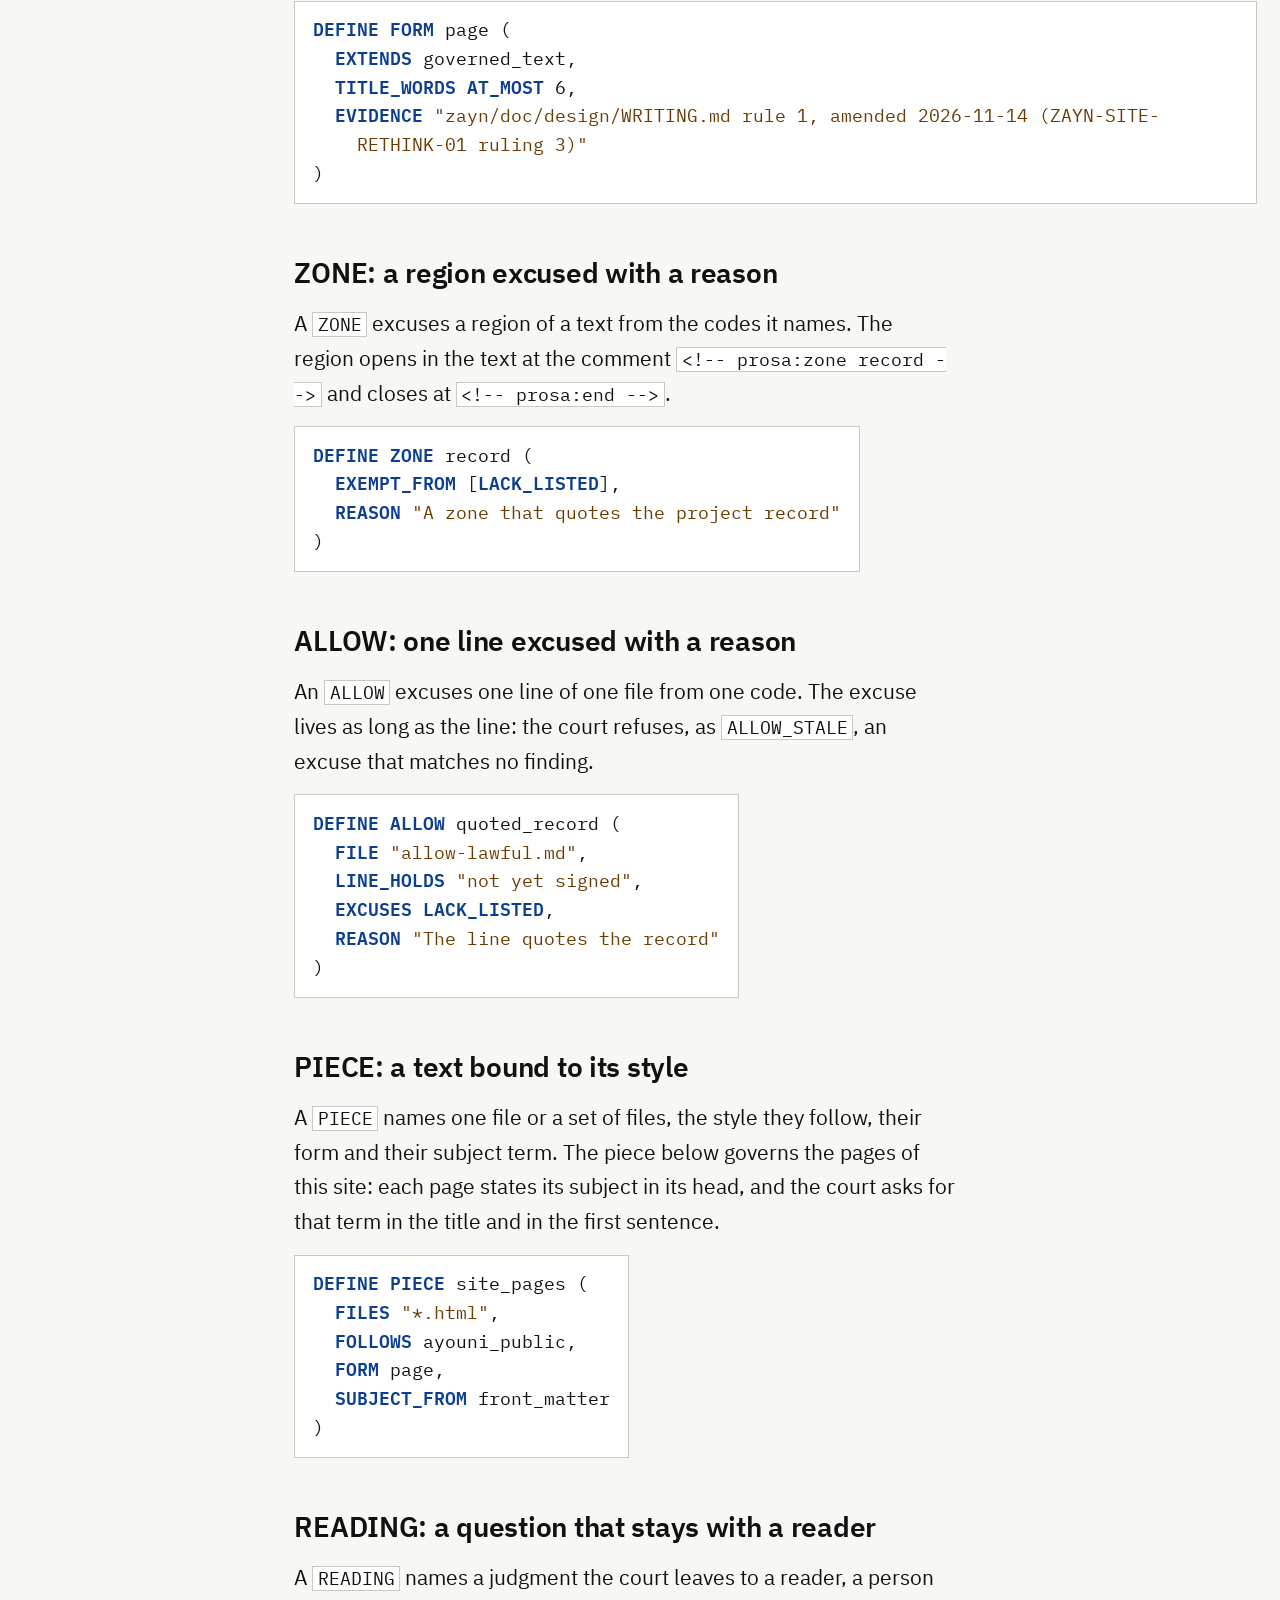
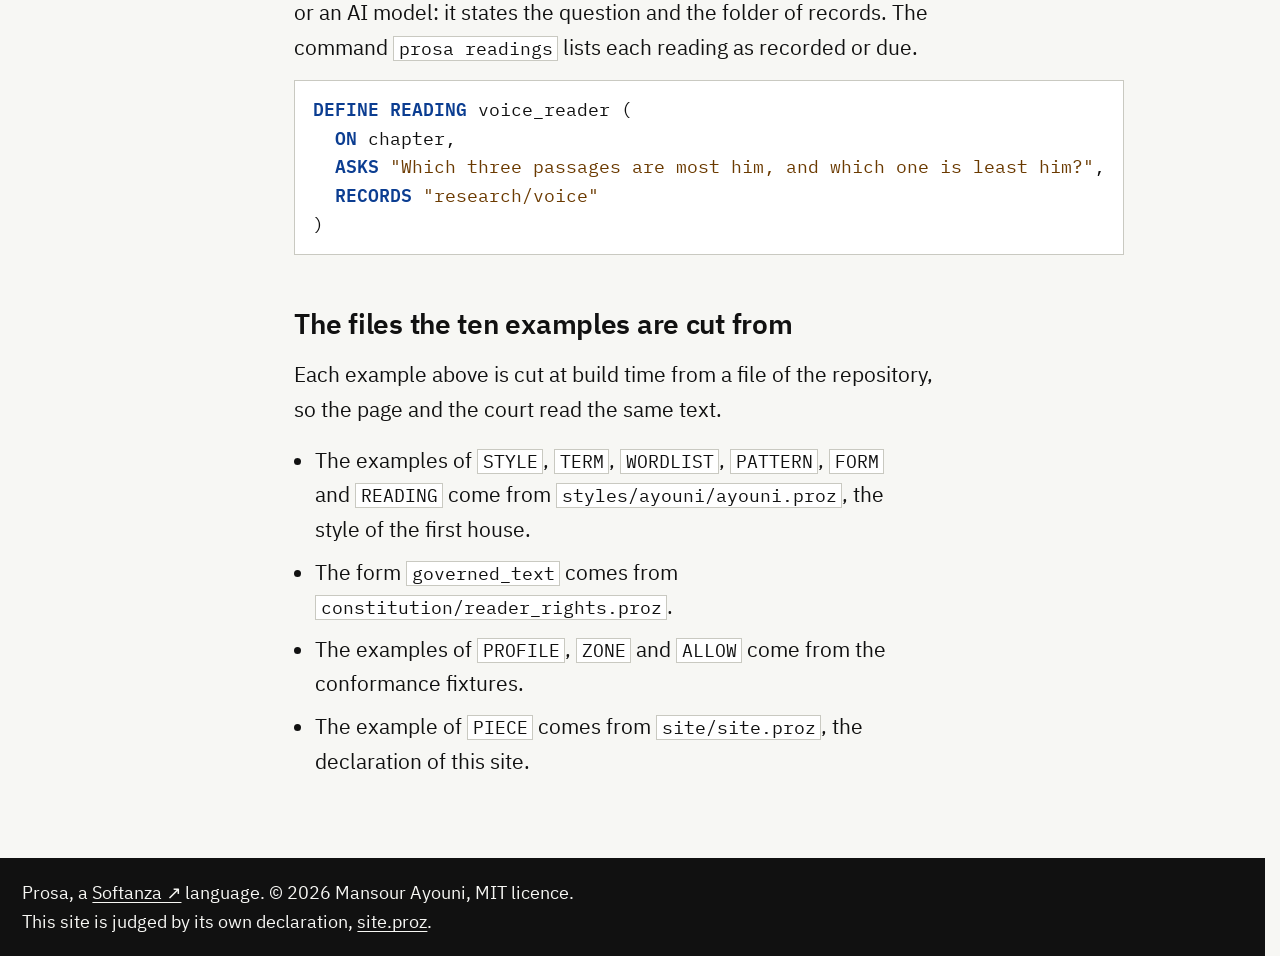
<file: site/kinds.html>
<!DOCTYPE html>
<html lang="en">
<head>
<meta charset="UTF-8">
<meta name="viewport" content="width=device-width, initial-scale=1">
<title>The kinds: the ten declarations of a .proz file</title>
<meta name="description" content="A kind of Prosa is one of the ten forms a declaration takes in a .proz file. The page shows each kind with a declaration cut from a real file of the repository.">
<meta name="prosa:subject" content="kind">
<link rel="icon" href="data:image/svg+xml,%3Csvg xmlns='http://www.w3.org/2000/svg' viewBox='0 0 32 32'%3E%3Crect width='32' height='32' fill='%23111111'/%3E%3Crect x='8' y='8' width='16' height='16' fill='%23ffd23f'/%3E%3C/svg%3E">
<link rel="preload" href="fonts/IBMPlexSans-Regular-Latin1.woff2" as="font" type="font/woff2" crossorigin>
<link rel="preload" href="fonts/IBMPlexSans-SemiBold-Latin1.woff2" as="font" type="font/woff2" crossorigin>
<link rel="preload" href="fonts/IBMPlexMono-Regular-Latin1.woff2" as="font" type="font/woff2" crossorigin>
<link rel="preload" href="fonts/IBMPlexMono-SemiBold-Latin1.woff2" as="font" type="font/woff2" crossorigin>
<link rel="stylesheet" href="prosa.css">
<script>try{var t=localStorage.getItem('prosa-theme');if(t==='day'||t==='night')document.documentElement.dataset.theme=t}catch(e){}</script>
</head>
<body>
<a class="skip" href="#main">Skip to the content</a>
<div class="bars">
<nav class="site" aria-label="Main menu">
  <div class="wrap">
    <div class="menu">
      <a class="brand" href="index.html">Prosa</a>
      <div class="entries">
      <a href="approach.html">Approach</a>
      <a class="here" aria-current="true" href="kinds.html">Language</a>
      <a href="try.html">Live court</a>
      <a href="commands.html">Use</a>
      <a href="book.html">Book</a>
      </div>
      <div class="end">
        <select id="theme" aria-label="Colour theme">
          <option value="system">System</option>
          <option value="day">Day</option>
          <option value="night">Night</option>
        </select>
        <a href="https://github.com/mayouni/prosa">GitHub ↗</a>
      </div>
    </div>
  </div>
</nav>
<nav class="band" aria-label="Pages of the section">
  <div class="wrap">
    <a aria-current="page" href="kinds.html">The kinds</a>
    <a href="levels.html">Levels</a>
    <a href="diagnostics.html">Diagnostics</a>
    <a href="text.html">Text model</a>
  </div>
</nav>
</div>
<nav class="vh" aria-label="Breadcrumb"><a href="index.html">Prosa</a><span class="sep"> › </span><a href="kinds.html">Language</a><span class="sep"> › </span><span class="here-crumb" aria-current="page">The kinds</span></nav>

<header class="page">
  <div class="wrap">
    <div class="kicker">Language</div>
    <h1>The ten kinds of declaration</h1>
    <p class="sub">A kind is one of the ten forms a declaration of Prosa takes in a <code>.proz</code> file. The kinds let a house state its whole style as data: its rules, the structure of its texts, its excuses and the judgments that stay with a reader.</p>
  </div>
</header>

<div class="layout with-outline">
<nav class="outline" aria-label="On this page">
  <p class="head">On this page</p>
  <ul>
    <li><a href="#the-grammar-every-declaration-shares">The grammar every declaration shares</a></li>
    <li><a href="#style-a-named-set-of-rules">STYLE: a named set of rules</a></li>
    <li><a href="#term-one-word-for-one-thing">TERM: one word for one thing</a></li>
    <li><a href="#wordlist-a-list-of-refused-words">WORDLIST: a list of refused words</a></li>
    <li><a href="#pattern-a-refused-construction-with-its-own-test">PATTERN: a refused construction with its own test</a></li>
    <li><a href="#profile-the-measure-of-a-voice">PROFILE: the measure of a voice</a></li>
    <li><a href="#form-the-structure-of-a-page-a-chapter-or-a-post">FORM: the structure of a page, a chapter or a post</a></li>
    <li><a href="#zone-a-region-excused-with-a-reason">ZONE: a region excused with a reason</a></li>
    <li><a href="#allow-one-line-excused-with-a-reason">ALLOW: one line excused with a reason</a></li>
    <li><a href="#piece-a-text-bound-to-its-style">PIECE: a text bound to its style</a></li>
    <li><a href="#reading-a-question-that-stays-with-a-reader">READING: a question that stays with a reader</a></li>
    <li><a href="#the-files-the-ten-examples-are-cut-from">The files the ten examples are cut from</a></li>
  </ul>
</nav>
<main id="main">
<section>
  <div class="narrow">
    <h2 id="the-grammar-every-declaration-shares">The grammar every declaration shares</h2>
    <p>A declaration is written <code>DEFINE KIND name ( FIELD value, ... )</code>. A keyword is UPPER_SNAKE, a name is lower_snake, a string stands between two double quotes on one line, and <code>//</code> opens a comment. The list of kinds is closed, and each one has a closed list of fields.</p>
    <p>A <code>USE "path.proz"</code> line reads another file, and <code>USE "prosa:reader_rights"</code> reads the constitution shipped with the language. A name is declared once across all the files read together.</p>
    <div class="table"><table>
      <thead><tr><th scope="col">Kind</th><th scope="col">Role</th><th scope="col">What it declares</th></tr></thead>
      <tbody>
        <tr><th scope="row" data-label="Kind"><code>STYLE</code></th><td data-label="Role">Groups rules</td><td data-label="What it declares">The voice of a house, or a set a house adopts</td></tr>
        <tr><th scope="row" data-label="Kind"><code>TERM</code></th><td data-label="Role">Rule</td><td data-label="What it declares">The house word for one thing, and the words refused in its place</td></tr>
        <tr><th scope="row" data-label="Kind"><code>WORDLIST</code></th><td data-label="Role">Rule</td><td data-label="What it declares">A list of refused words or phrases, with an optional budget</td></tr>
        <tr><th scope="row" data-label="Kind"><code>PATTERN</code></th><td data-label="Role">Rule</td><td data-label="What it declares">A refused construction, at a position when one is given</td></tr>
        <tr><th scope="row" data-label="Kind"><code>PROFILE</code></th><td data-label="Role">Rule</td><td data-label="What it declares">The measure of a voice, with bounds in both directions</td></tr>
        <tr><th scope="row" data-label="Kind"><code>FORM</code></th><td data-label="Role">Structure</td><td data-label="What it declares">The title, the first sentence, the headings and the close of a chapter, a page or a post</td></tr>
        <tr><th scope="row" data-label="Kind"><code>ZONE</code></th><td data-label="Role">Excuse</td><td data-label="What it declares">A region of a text excused from named codes, with a reason</td></tr>
        <tr><th scope="row" data-label="Kind"><code>ALLOW</code></th><td data-label="Role">Excuse</td><td data-label="What it declares">One line of one file excused from one code, with a reason</td></tr>
        <tr><th scope="row" data-label="Kind"><code>PIECE</code></th><td data-label="Role">Binding</td><td data-label="What it declares">A text bound to a style, a form and a subject</td></tr>
        <tr><th scope="row" data-label="Kind"><code>READING</code></th><td data-label="Role">Judgment of a reader</td><td data-label="What it declares">A question put to a reader, and the folder of its records</td></tr>
      </tbody>
    </table></div>
  </div>
</section>

<section>
  <div class="narrow">
    <h2 id="style-a-named-set-of-rules">STYLE: a named set of rules</h2>
    <p>A <code>STYLE</code> holds rules, adopts other styles and declines the rules it leaves out. A rule binds a text only through a style: a rule that stands outside every style judges nothing. The public style of AYOUNI Press adopts the book style and holds the affirmative rule.</p>
    <pre class="shot"><span class="ln"><span class="k">DEFINE</span> <span class="k">STYLE</span> ayouni_public (</span><span class="ln" style="--ind:2">  <span class="k">ADOPTS</span> [ayouni],</span><span class="ln" style="--ind:2">  <span class="k">HOLDS</span> [lack_listed, manque_liste]</span><span class="ln">)</span></pre>
  </div>
</section>

<section>
  <div class="narrow">
    <h2 id="term-one-word-for-one-thing">TERM: one word for one thing</h2>
    <p>A <code>TERM</code> names the house word and refuses the others. With <code>MENTIONS skipped</code>, a short quotation of the refused word is a mention, and the court leaves it unjudged.</p>
    <pre class="shot"><span class="ln"><span class="k">DEFINE</span> <span class="k">TERM</span> programmer (</span><span class="ln" style="--ind:2">  <span class="k">MEANS</span> <span class="s">"the person who writes programs"</span>,</span><span class="ln" style="--ind:2">  <span class="k">REFUSES</span> [developer, developers],</span><span class="ln" style="--ind:2">  <span class="k">LANGUAGE</span> en, <span class="k">MENTIONS</span> skipped,</span><span class="ln" style="--ind:2">  <span class="k">EVIDENCE</span> <span class="s">"FRAMEWORK.md section 4: developer for programmer is a forbidden word"</span></span><span class="ln">)</span></pre>
  </div>
</section>

<section>
  <div class="narrow">
    <h2 id="wordlist-a-list-of-refused-words">WORDLIST: a list of refused words</h2>
    <p>A <code>WORDLIST</code> refuses each entry of its list, and the field <code>SAYS</code> gives the sentence the diagnostic shows. A list with a budget, <code>AT_MOST 4 PER_THOUSAND</code>, is judged as one measure over the whole piece.</p>
    <pre class="shot"><span class="ln"><span class="k">DEFINE</span> <span class="k">WORDLIST</span> hedges (</span><span class="ln" style="--ind:2">  <span class="k">REFUSES</span> [<span class="s">"maybe, and probably"</span>, somehow, <span class="s">"kind of"</span>, <span class="s">"sort of"</span>, <span class="s">"a little bit"</span>, <span class="s">"more or less"</span>, <span class="s">"in a way"</span>, <span class="s">"I guess"</span>,</span><span class="ln" style="--ind:11">           <span class="s">"I think that"</span>, <span class="s">"it seems that"</span>, <span class="s">"probably, and"</span>],</span><span class="ln" style="--ind:2">  <span class="k">LANGUAGE</span> en,</span><span class="ln" style="--ind:2">  <span class="k">CODE</span> <span class="k">HEDGE</span>, <span class="k">SEVERITY</span> warning,</span><span class="ln" style="--ind:2">  <span class="k">SAYS</span> <span class="s">"State the claim at its true size."</span>,</span><span class="ln" style="--ind:2">  <span class="k">EVIDENCE</span> <span class="s">"FRAMEWORK.md section 4, stacked hedges; checklists/noise.md"</span></span><span class="ln">)</span></pre>
  </div>
</section>

<section>
  <div class="narrow">
    <h2 id="pattern-a-refused-construction-with-its-own-test">PATTERN: a refused construction with its own test</h2>
    <p>A <code>PATTERN</code> is written over words: a row of words, a group in brackets, a gap with <code>WITHIN</code>, and a position with <code>AT</code>. Its <code>REFUSED</code> and <code>WRITTEN</code> examples are the test of the rule: the court refuses a pattern that accepts its refused example or refuses its written one.</p>
    <pre class="shot"><span class="ln"><span class="k">DEFINE</span> <span class="k">PATTERN</span> lack_listed (</span><span class="ln" style="--ind:2">  <span class="k">MATCHES</span> [</span><span class="ln" style="--ind:4">    <span class="s">"not yet"</span>,</span><span class="ln" style="--ind:4">    [<span class="s">"is not"</span>, <span class="s">"are not"</span>, <span class="s">"was not"</span>, <span class="s">"were not"</span>, <span class="s">"has not"</span>, <span class="s">"have not"</span>, <span class="s">"had not"</span>,</span><span class="ln" style="--ind:5">     <span class="s">"isn't"</span>, <span class="s">"aren't"</span>, <span class="s">"wasn't"</span>, <span class="s">"weren't"</span>, <span class="s">"hasn't"</span>, <span class="s">"haven't"</span>, <span class="s">"hadn't"</span>] <span class="k">WITHIN</span> 7 <span class="s">"yet"</span>,</span><span class="ln" style="--ind:4">    [nobody, <span class="s">"no one"</span>] [has, had, have],</span><span class="ln" style="--ind:4">    <span class="s">"never"</span> [been, run, measured, shown, tested, perceived],</span><span class="ln" style="--ind:4">    [<span class="s">"has not"</span>, <span class="s">"have not"</span>, <span class="s">"had not"</span>, <span class="s">"hasn't"</span>, <span class="s">"haven't"</span>, <span class="s">"hadn't"</span>] [been, measured, shown, tested, run],</span><span class="ln" style="--ind:4">    [<span class="s">"Limit:"</span>, <span class="s">"Limits:"</span>],</span><span class="ln" style="--ind:4">    [<span class="s">"not"</span>, <span class="s">"not been"</span>] [measured, shown, tested, perceived],</span><span class="ln" style="--ind:4">    [<span class="s">"not run"</span>, <span class="s">"not been run"</span>],</span><span class="ln" style="--ind:4">    [unmeasured, untested, unproven],</span><span class="ln" style="--ind:4">    <span class="s">"yet to"</span>,</span><span class="ln" style="--ind:4">    [<span class="s">"nothing runs"</span>, <span class="s">"nothing is measured"</span>]</span><span class="ln" style="--ind:2">  ],</span><span class="ln" style="--ind:2">  <span class="k">KEEPS</span> [<span class="s">"do not run"</span>, <span class="s">"to not run"</span>, <span class="s">"must not run"</span>, <span class="s">"should not run"</span>, <span class="s">"can not run"</span>, <span class="s">"will not run"</span>, <span class="s">"don't not run"</span>],</span><span class="ln" style="--ind:2">  <span class="k">IN</span> [title, heading, lede, body, list],</span><span class="ln" style="--ind:2">  <span class="k">LANGUAGE</span> en,</span><span class="ln" style="--ind:2">  <span class="k">CODE</span> <span class="k">LACK_LISTED</span>, <span class="k">SEVERITY</span> error,</span><span class="ln" style="--ind:2">  <span class="k">SAYS</span> <span class="s">"The line lists a lack. State what the thing is and does, at its true size."</span>,</span><span class="ln" style="--ind:2">  <span class="k">REFUSED</span> <span class="s">"No instrument here checks the perception: this was not yet measured."</span>,</span><span class="ln" style="--ind:2">  <span class="k">WRITTEN</span> <span class="s">"The verifier checks the declaration."</span>,</span><span class="ln" style="--ind:2">  <span class="k">EVIDENCE</span> <span class="s">"HOUSE-21; AWF-14; the author, 2026-11-08: Avoid this role of transparency that hurts the project image"</span></span><span class="ln">)</span></pre>
  </div>
</section>

<section>
  <div class="narrow">
    <h2 id="profile-the-measure-of-a-voice">PROFILE: the measure of a voice</h2>
    <p>A <code>PROFILE</code> holds a text to bounds on its measures: the median sentence, the share of long and short sentences, and the marks per thousand words. Each measure outside its bound is one finding at level 4. The profile below belongs to the conformance suite.</p>
    <pre class="shot"><span class="ln"><span class="k">DEFINE</span> <span class="k">PROFILE</span> voice (</span><span class="ln" style="--ind:2">  <span class="k">SENTENCES_OVER</span> 40 <span class="k">AT_MOST</span> 10 <span class="k">PER_HUNDRED</span>,</span><span class="ln" style="--ind:2">  <span class="k">DASHES</span> <span class="k">AT_MOST</span> 4 <span class="k">PER_THOUSAND</span>,</span><span class="ln" style="--ind:2">  <span class="k">SENTENCE_MEDIAN</span> 6 <span class="k">WITHIN</span> 4,</span><span class="ln" style="--ind:2">  <span class="k">MIN_WORDS</span> 50,</span><span class="ln" style="--ind:2">  <span class="k">EVIDENCE</span> <span class="s">"The author, 2026-11-26: a ruling written for this fixture"</span></span><span class="ln">)</span></pre>
  </div>
</section>

<section>
  <div class="narrow">
    <h2 id="form-the-structure-of-a-page-a-chapter-or-a-post">FORM: the structure of a page, a chapter or a post</h2>
    <p>A <code>FORM</code> places the title, the subject, the first sentence, the fixed headings and the close. The form <code>governed_text</code> belongs to the constitution, and the form <code>page</code> of the first house extends it with a title of six words at most.</p>
    <pre class="shot"><span class="ln"><span class="k">DEFINE</span> <span class="k">FORM</span> governed_text (</span><span class="ln" style="--ind:2">  <span class="k">TITLE_HOLDS</span> subject,</span><span class="ln" style="--ind:2">  <span class="k">FIRST_SENTENCE_HOLDS</span> subject,</span><span class="ln" style="--ind:2">  <span class="k">SAY_ONCE</span> <span class="k">FIRST</span> 150,</span><span class="ln" style="--ind:2">  <span class="k">HOLES_CLOSED_AT</span> [review, published],</span><span class="ln" style="--ind:2">  <span class="k">EVIDENCE</span> <span class="s">"zayn/doc/design/WRITING.md rules 1 and 2 (the author, 2026-11-05 and 2026-11-14); AYOUNI Writing Framework C4"</span></span><span class="ln">)</span></pre>
    <pre class="shot"><span class="ln"><span class="k">DEFINE</span> <span class="k">FORM</span> page (</span><span class="ln" style="--ind:2">  <span class="k">EXTENDS</span> governed_text,</span><span class="ln" style="--ind:2">  <span class="k">TITLE_WORDS</span> <span class="k">AT_MOST</span> 6,</span><span class="ln" style="--ind:2">  <span class="k">EVIDENCE</span> <span class="s">"zayn/doc/design/WRITING.md rule 1, amended 2026-11-14 (ZAYN-SITE-RETHINK-01 ruling 3)"</span></span><span class="ln">)</span></pre>
  </div>
</section>

<section>
  <div class="narrow">
    <h2 id="zone-a-region-excused-with-a-reason">ZONE: a region excused with a reason</h2>
    <p>A <code>ZONE</code> excuses a region of a text from the codes it names. The region opens in the text at the comment <code>&lt;!-- prosa:zone record --&gt;</code> and closes at <code>&lt;!-- prosa:end --&gt;</code>.</p>
    <pre class="shot"><span class="ln"><span class="k">DEFINE</span> <span class="k">ZONE</span> record (</span><span class="ln" style="--ind:2">  <span class="k">EXEMPT_FROM</span> [<span class="k">LACK_LISTED</span>],</span><span class="ln" style="--ind:2">  <span class="k">REASON</span> <span class="s">"A zone that quotes the project record"</span></span><span class="ln">)</span></pre>
  </div>
</section>

<section>
  <div class="narrow">
    <h2 id="allow-one-line-excused-with-a-reason">ALLOW: one line excused with a reason</h2>
    <p>An <code>ALLOW</code> excuses one line of one file from one code. The excuse lives as long as the line: the court refuses, as <code>ALLOW_STALE</code>, an excuse that matches no finding.</p>
    <pre class="shot"><span class="ln"><span class="k">DEFINE</span> <span class="k">ALLOW</span> quoted_record (</span><span class="ln" style="--ind:2">  <span class="k">FILE</span> <span class="s">"allow-lawful.md"</span>,</span><span class="ln" style="--ind:2">  <span class="k">LINE_HOLDS</span> <span class="s">"not yet signed"</span>,</span><span class="ln" style="--ind:2">  <span class="k">EXCUSES</span> <span class="k">LACK_LISTED</span>,</span><span class="ln" style="--ind:2">  <span class="k">REASON</span> <span class="s">"The line quotes the record"</span></span><span class="ln">)</span></pre>
  </div>
</section>

<section>
  <div class="narrow">
    <h2 id="piece-a-text-bound-to-its-style">PIECE: a text bound to its style</h2>
    <p>A <code>PIECE</code> names one file or a set of files, the style they follow, their form and their subject term. The piece below governs the pages of this site: each page states its subject in its head, and the court asks for that term in the title and in the first sentence.</p>
    <pre class="shot"><span class="ln"><span class="k">DEFINE</span> <span class="k">PIECE</span> site_pages (</span><span class="ln" style="--ind:2">  <span class="k">FILES</span> <span class="s">"*.html"</span>,</span><span class="ln" style="--ind:2">  <span class="k">FOLLOWS</span> ayouni_public,</span><span class="ln" style="--ind:2">  <span class="k">FORM</span> page,</span><span class="ln" style="--ind:2">  <span class="k">SUBJECT_FROM</span> front_matter</span><span class="ln">)</span></pre>
  </div>
</section>

<section>
  <div class="narrow">
    <h2 id="reading-a-question-that-stays-with-a-reader">READING: a question that stays with a reader</h2>
    <p>A <code>READING</code> names a judgment the court leaves to a reader, a person or an AI model: it states the question and the folder of records. The command <code>prosa readings</code> lists each reading as recorded or due.</p>
    <pre class="shot"><span class="ln"><span class="k">DEFINE</span> <span class="k">READING</span> voice_reader (</span><span class="ln" style="--ind:2">  <span class="k">ON</span> chapter,</span><span class="ln" style="--ind:2">  <span class="k">ASKS</span> <span class="s">"Which three passages are most him, and which one is least him?"</span>,</span><span class="ln" style="--ind:2">  <span class="k">RECORDS</span> <span class="s">"research/voice"</span></span><span class="ln">)</span></pre>
  </div>
</section>

<section class="alt">
  <div class="narrow">
    <h2 id="the-files-the-ten-examples-are-cut-from">The files the ten examples are cut from</h2>
    <p>Each example above is cut at build time from a file of the repository, so the page and the court read the same text.</p>
    <ul>
      <li>The examples of <code>STYLE</code>, <code>TERM</code>, <code>WORDLIST</code>, <code>PATTERN</code>, <code>FORM</code> and <code>READING</code> come from <code>styles/ayouni/ayouni.proz</code>, the style of the first house.</li>
      <li>The form <code>governed_text</code> comes from <code>constitution/reader_rights.proz</code>.</li>
      <li>The examples of <code>PROFILE</code>, <code>ZONE</code> and <code>ALLOW</code> come from the conformance fixtures.</li>
      <li>The example of <code>PIECE</code> comes from <code>site/site.proz</code>, the declaration of this site.</li>
    </ul>
  </div>
</section>
</main>
</div>

<footer class="site">
  <div class="wrap">
    <p class="fine">Prosa, a <a href="https://mayouni.github.io/stzsite/index.html">Softanza ↗</a> language. © 2026 Mansour Ayouni, MIT licence. This site is judged by its own declaration, <a href="site.proz">site.proz</a>.</p>
  </div>
</footer>
<script src="site.js"></script>
</body>
</html>
</file>
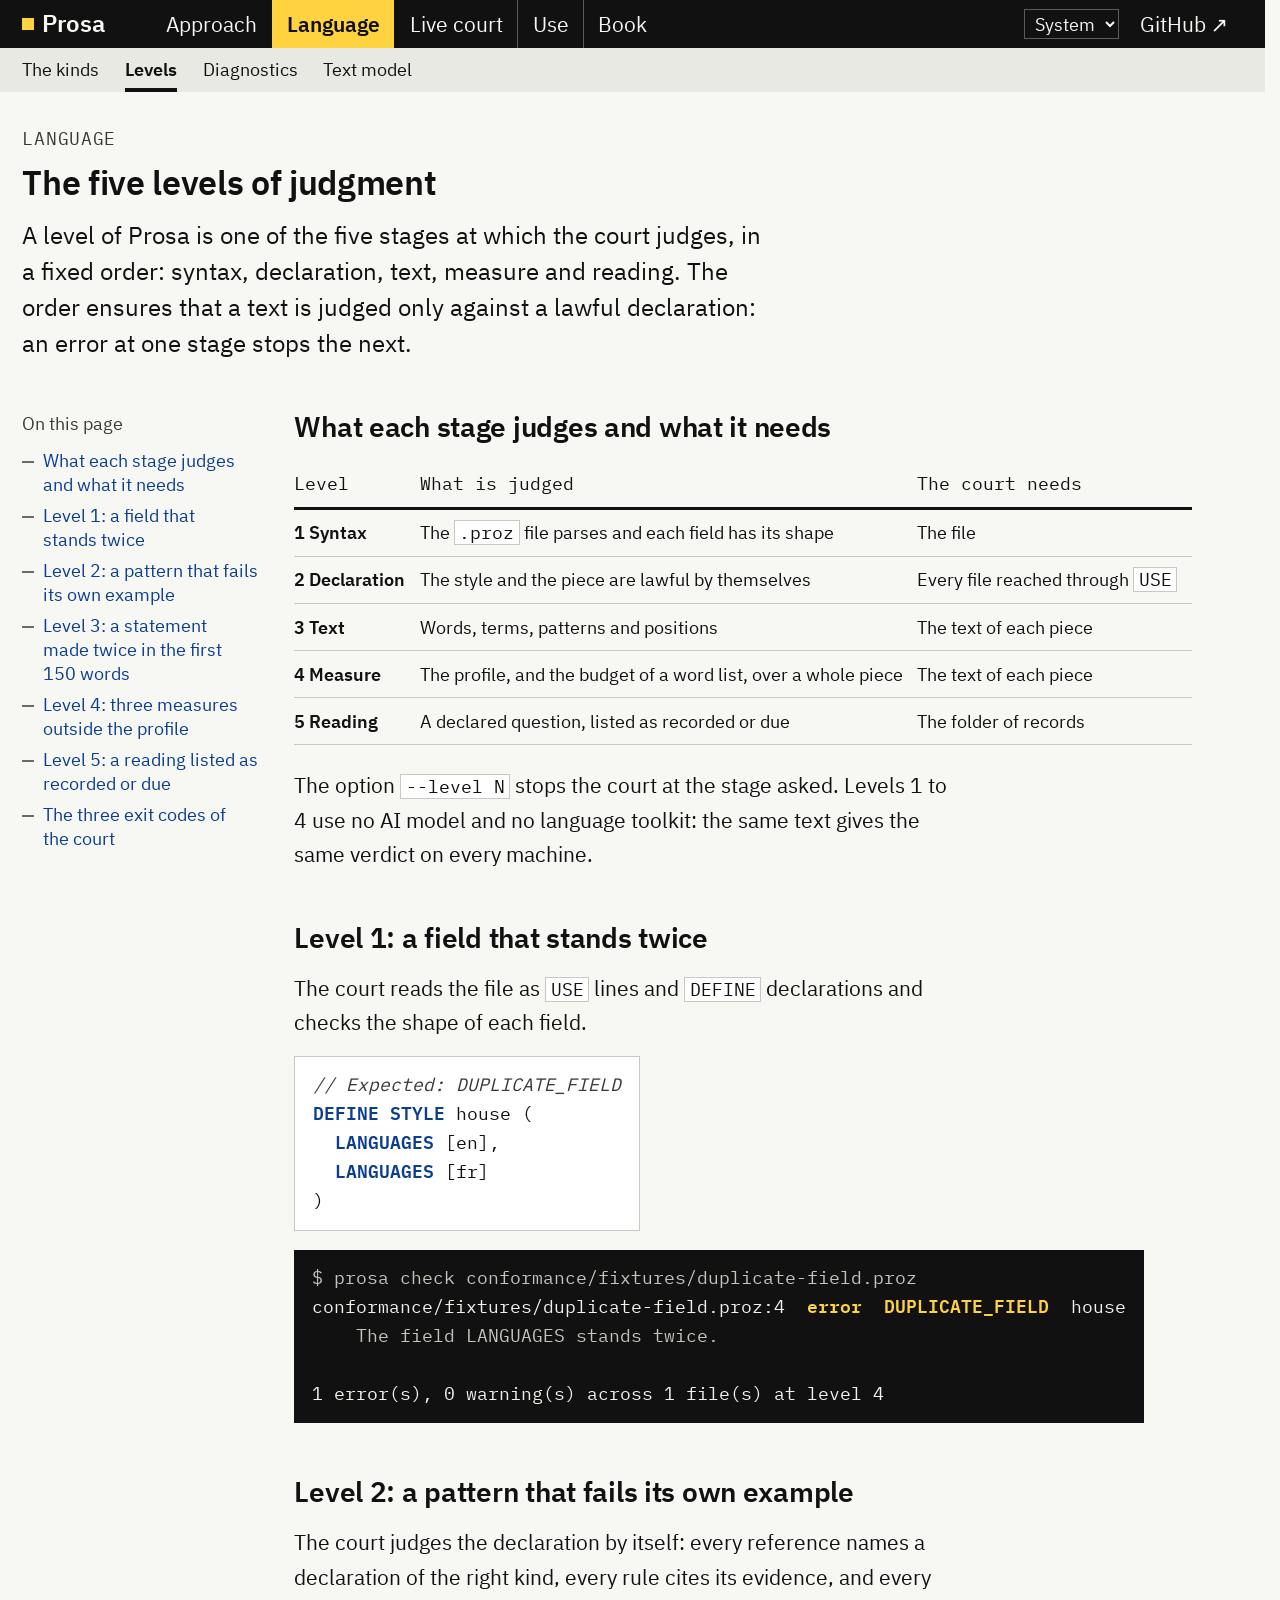
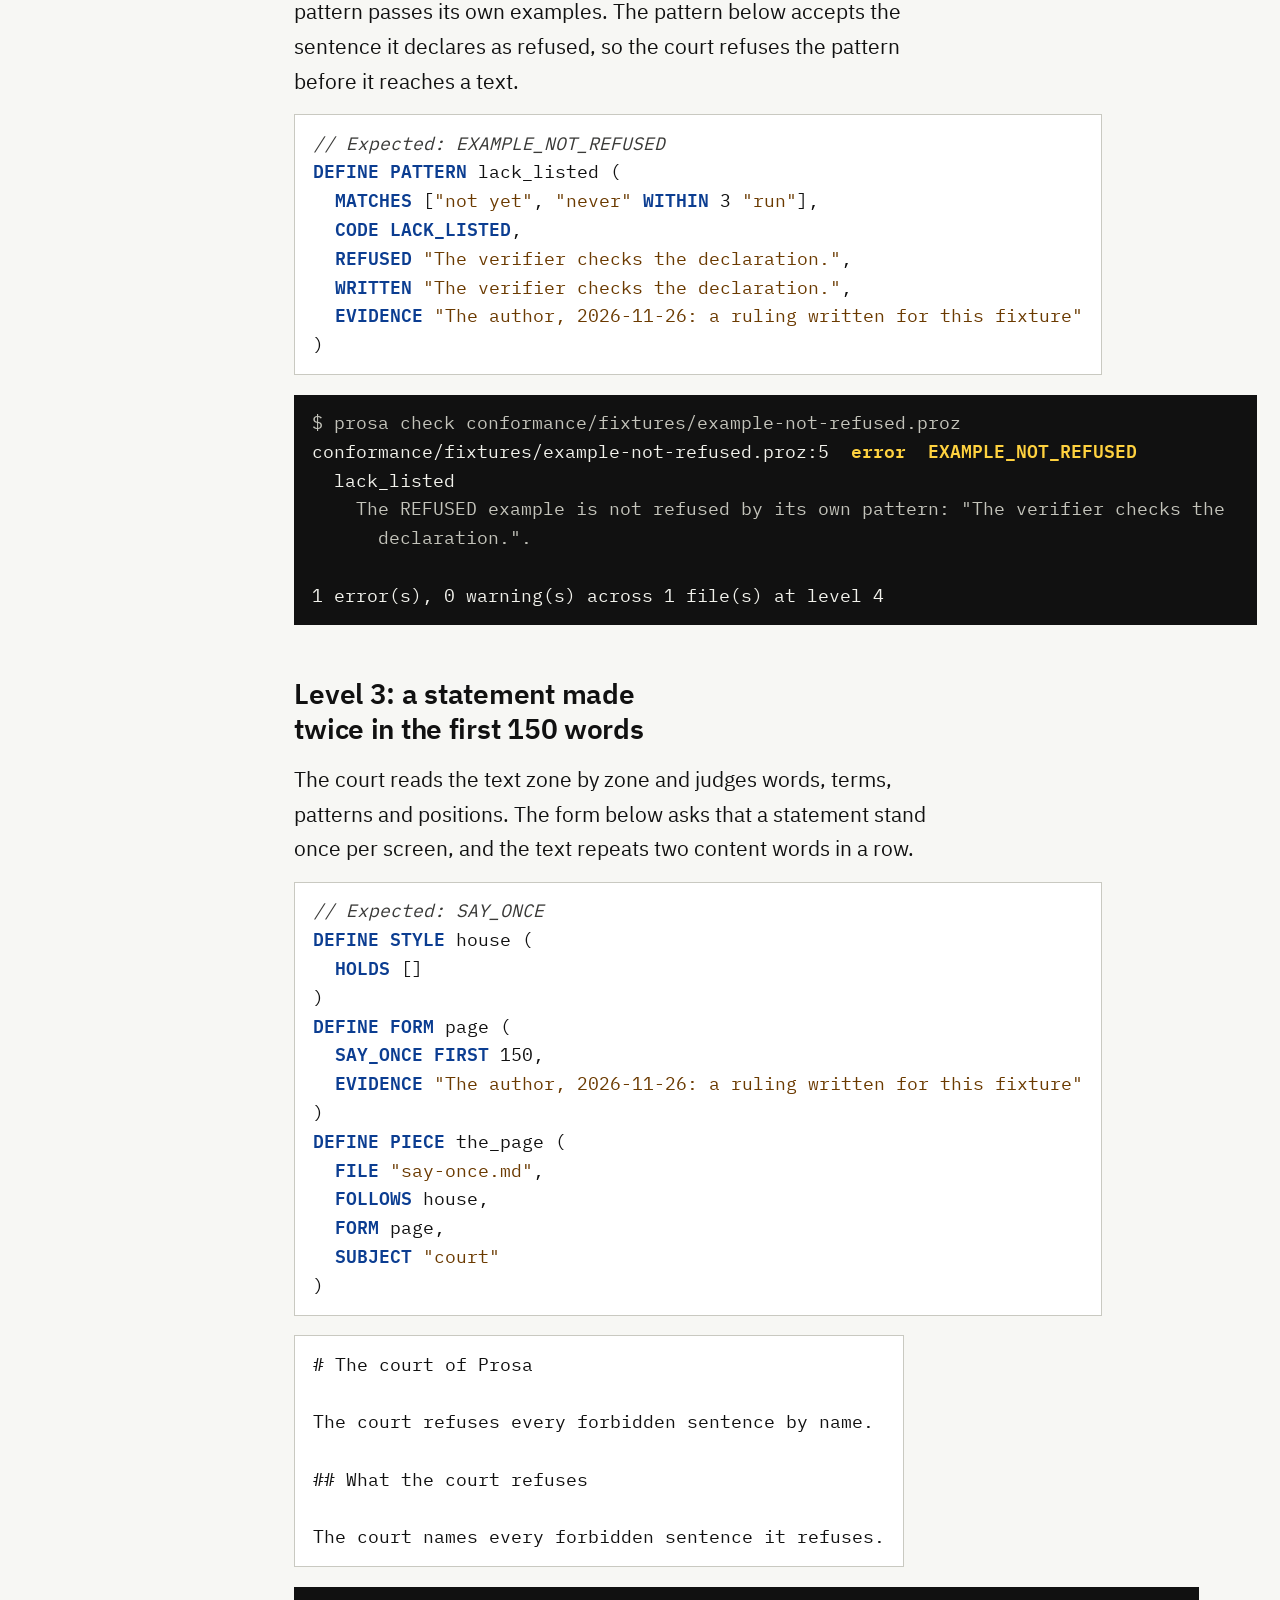
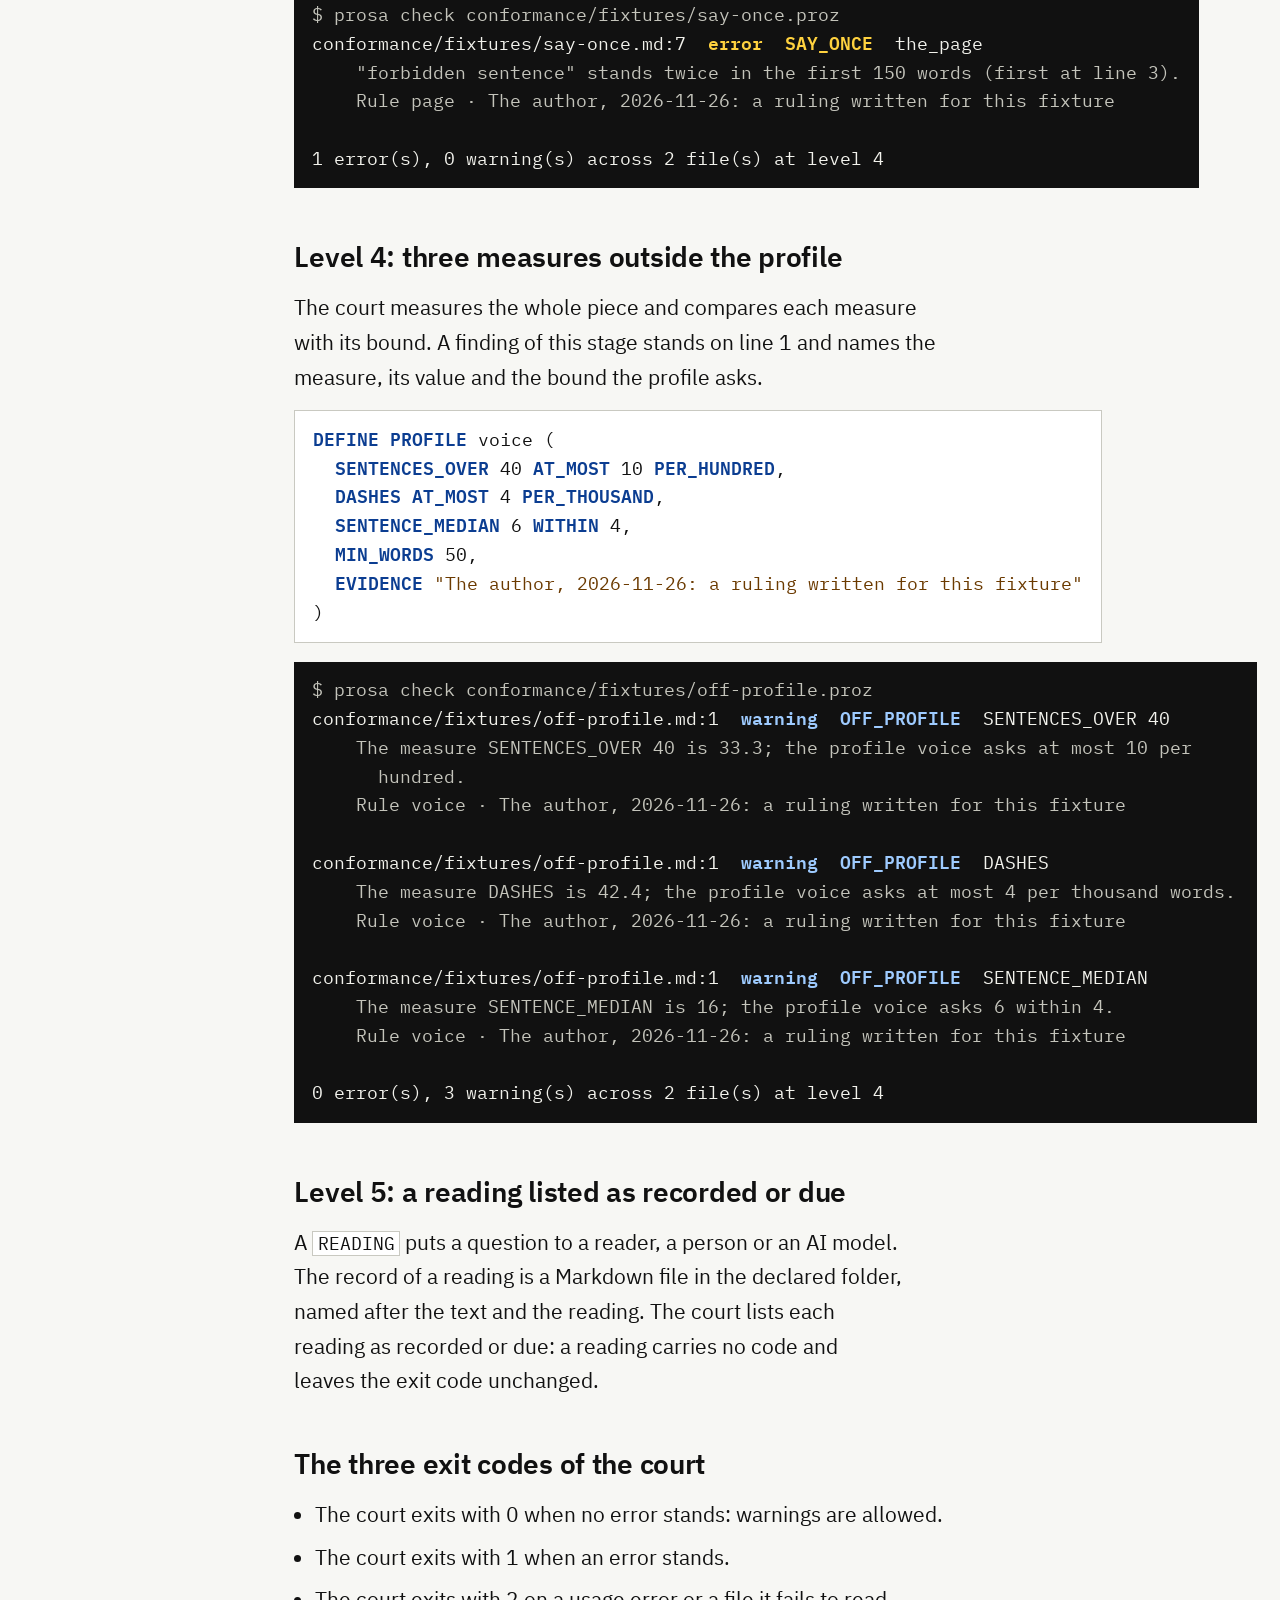
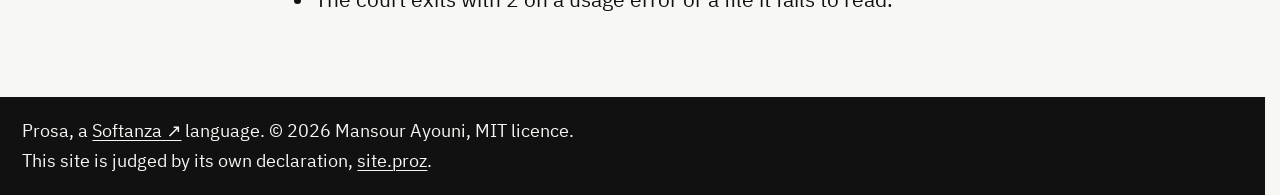
<file: site/levels.html>
<!DOCTYPE html>
<html lang="en">
<head>
<meta charset="UTF-8">
<meta name="viewport" content="width=device-width, initial-scale=1">
<title>Levels: the five stages of the court</title>
<meta name="description" content="A level of Prosa is one of the five stages at which the court judges: syntax, declaration, text, measure and reading. The page shows a real refusal at each level.">
<meta name="prosa:subject" content="level">
<link rel="icon" href="data:image/svg+xml,%3Csvg xmlns='http://www.w3.org/2000/svg' viewBox='0 0 32 32'%3E%3Crect width='32' height='32' fill='%23111111'/%3E%3Crect x='8' y='8' width='16' height='16' fill='%23ffd23f'/%3E%3C/svg%3E">
<link rel="preload" href="fonts/IBMPlexSans-Regular-Latin1.woff2" as="font" type="font/woff2" crossorigin>
<link rel="preload" href="fonts/IBMPlexSans-SemiBold-Latin1.woff2" as="font" type="font/woff2" crossorigin>
<link rel="preload" href="fonts/IBMPlexMono-Regular-Latin1.woff2" as="font" type="font/woff2" crossorigin>
<link rel="preload" href="fonts/IBMPlexMono-SemiBold-Latin1.woff2" as="font" type="font/woff2" crossorigin>
<link rel="stylesheet" href="prosa.css">
<script>try{var t=localStorage.getItem('prosa-theme');if(t==='day'||t==='night')document.documentElement.dataset.theme=t}catch(e){}</script>
</head>
<body>
<a class="skip" href="#main">Skip to the content</a>
<div class="bars">
<nav class="site" aria-label="Main menu">
  <div class="wrap">
    <div class="menu">
      <a class="brand" href="index.html">Prosa</a>
      <div class="entries">
      <a href="approach.html">Approach</a>
      <a class="here" aria-current="true" href="kinds.html">Language</a>
      <a href="try.html">Live court</a>
      <a href="commands.html">Use</a>
      <a href="book.html">Book</a>
      </div>
      <div class="end">
        <select id="theme" aria-label="Colour theme">
          <option value="system">System</option>
          <option value="day">Day</option>
          <option value="night">Night</option>
        </select>
        <a href="https://github.com/mayouni/prosa">GitHub ↗</a>
      </div>
    </div>
  </div>
</nav>
<nav class="band" aria-label="Pages of the section">
  <div class="wrap">
    <a href="kinds.html">The kinds</a>
    <a aria-current="page" href="levels.html">Levels</a>
    <a href="diagnostics.html">Diagnostics</a>
    <a href="text.html">Text model</a>
  </div>
</nav>
</div>
<nav class="vh" aria-label="Breadcrumb"><a href="index.html">Prosa</a><span class="sep"> › </span><a href="kinds.html">Language</a><span class="sep"> › </span><span class="here-crumb" aria-current="page">Levels</span></nav>

<header class="page">
  <div class="wrap">
    <div class="kicker">Language</div>
    <h1>The five levels of judgment</h1>
    <p class="sub">A level of Prosa is one of the five stages at which the court judges, in a fixed order: syntax, declaration, text, measure and reading. The order ensures that a text is judged only against a lawful declaration: an error at one stage stops the next.</p>
  </div>
</header>

<div class="layout with-outline">
<nav class="outline" aria-label="On this page">
  <p class="head">On this page</p>
  <ul>
    <li><a href="#what-each-stage-judges-and-what-it-needs">What each stage judges and what it needs</a></li>
    <li><a href="#level-1-a-field-that-stands-twice">Level 1: a field that stands twice</a></li>
    <li><a href="#level-2-a-pattern-that-fails-its-own-example">Level 2: a pattern that fails its own example</a></li>
    <li><a href="#level-3-a-statement-made-twice-in-the-first-150-words">Level 3: a statement made twice in the first 150 words</a></li>
    <li><a href="#level-4-three-measures-outside-the-profile">Level 4: three measures outside the profile</a></li>
    <li><a href="#level-5-a-reading-listed-as-recorded-or-due">Level 5: a reading listed as recorded or due</a></li>
    <li><a href="#the-three-exit-codes-of-the-court">The three exit codes of the court</a></li>
  </ul>
</nav>
<main id="main">
<section>
  <div class="narrow">
    <h2 id="what-each-stage-judges-and-what-it-needs">What each stage judges and what it needs</h2>
    <div class="table"><table>
      <thead><tr><th scope="col">Level</th><th scope="col">What is judged</th><th scope="col">The court needs</th></tr></thead>
      <tbody>
        <tr><th scope="row" data-label="Level">1 Syntax</th><td data-label="What is judged">The <code>.proz</code> file parses and each field has its shape</td><td data-label="The court needs">The file</td></tr>
        <tr><th scope="row" data-label="Level">2 Declaration</th><td data-label="What is judged">The style and the piece are lawful by themselves</td><td data-label="The court needs">Every file reached through <code>USE</code></td></tr>
        <tr><th scope="row" data-label="Level">3 Text</th><td data-label="What is judged">Words, terms, patterns and positions</td><td data-label="The court needs">The text of each piece</td></tr>
        <tr><th scope="row" data-label="Level">4 Measure</th><td data-label="What is judged">The profile, and the budget of a word list, over a whole piece</td><td data-label="The court needs">The text of each piece</td></tr>
        <tr><th scope="row" data-label="Level">5 Reading</th><td data-label="What is judged">A declared question, listed as recorded or due</td><td data-label="The court needs">The folder of records</td></tr>
      </tbody>
    </table></div>
    <p>The option <code>--level N</code> stops the court at the stage asked. Levels 1 to 4 use no AI model and no language toolkit: the same text gives the same verdict on every machine.</p>
  </div>
</section>

<section>
  <div class="narrow">
    <h2 id="level-1-a-field-that-stands-twice">Level 1: a field that stands twice</h2>
    <p>The court reads the file as <code>USE</code> lines and <code>DEFINE</code> declarations and checks the shape of each field.</p>
    <pre class="shot"><span class="ln"><span class="c">// Expected: DUPLICATE_FIELD</span></span><span class="ln"><span class="k">DEFINE</span> <span class="k">STYLE</span> house (</span><span class="ln" style="--ind:2">  <span class="k">LANGUAGES</span> [en],</span><span class="ln" style="--ind:2">  <span class="k">LANGUAGES</span> [fr]</span><span class="ln">)</span></pre>
    <pre class="term"><span class="ln"><span class="dim">$ prosa check conformance/fixtures/duplicate-field.proz</span></span><span class="ln">conformance/fixtures/duplicate-field.proz:4  <span class="bad">error</span>  <span class="bad">DUPLICATE_FIELD</span>  house</span><span class="ln" style="--ind:4"><span class="dim">    The field LANGUAGES stands twice.</span></span><span class="ln"></span><span class="ln">1 error(s), 0 warning(s) across 1 file(s) at level 4</span></pre>
  </div>
</section>

<section>
  <div class="narrow">
    <h2 id="level-2-a-pattern-that-fails-its-own-example">Level 2: a pattern that fails its own example</h2>
    <p>The court judges the declaration by itself: every reference names a declaration of the right kind, every rule cites its evidence, and every pattern passes its own examples. The pattern below accepts the sentence it declares as refused, so the court refuses the pattern before it reaches a text.</p>
    <pre class="shot"><span class="ln"><span class="c">// Expected: EXAMPLE_NOT_REFUSED</span></span><span class="ln"><span class="k">DEFINE</span> <span class="k">PATTERN</span> lack_listed (</span><span class="ln" style="--ind:2">  <span class="k">MATCHES</span> [<span class="s">"not yet"</span>, <span class="s">"never"</span> <span class="k">WITHIN</span> 3 <span class="s">"run"</span>],</span><span class="ln" style="--ind:2">  <span class="k">CODE</span> <span class="k">LACK_LISTED</span>,</span><span class="ln" style="--ind:2">  <span class="k">REFUSED</span> <span class="s">"The verifier checks the declaration."</span>,</span><span class="ln" style="--ind:2">  <span class="k">WRITTEN</span> <span class="s">"The verifier checks the declaration."</span>,</span><span class="ln" style="--ind:2">  <span class="k">EVIDENCE</span> <span class="s">"The author, 2026-11-26: a ruling written for this fixture"</span></span><span class="ln">)</span></pre>
    <pre class="term"><span class="ln"><span class="dim">$ prosa check conformance/fixtures/example-not-refused.proz</span></span><span class="ln">conformance/fixtures/example-not-refused.proz:5  <span class="bad">error</span>  <span class="bad">EXAMPLE_NOT_REFUSED</span>  lack_listed</span><span class="ln" style="--ind:4"><span class="dim">    The REFUSED example is not refused by its own pattern: "The verifier checks the declaration.".</span></span><span class="ln"></span><span class="ln">1 error(s), 0 warning(s) across 1 file(s) at level 4</span></pre>
  </div>
</section>

<section>
  <div class="narrow">
    <h2 id="level-3-a-statement-made-twice-in-the-first-150-words">Level 3: a statement made twice in the first 150 words</h2>
    <p>The court reads the text zone by zone and judges words, terms, patterns and positions. The form below asks that a statement stand once per screen, and the text repeats two content words in a row.</p>
    <pre class="shot"><span class="ln"><span class="c">// Expected: SAY_ONCE</span></span><span class="ln"><span class="k">DEFINE</span> <span class="k">STYLE</span> house (</span><span class="ln" style="--ind:2">  <span class="k">HOLDS</span> []</span><span class="ln">)</span><span class="ln"><span class="k">DEFINE</span> <span class="k">FORM</span> page (</span><span class="ln" style="--ind:2">  <span class="k">SAY_ONCE</span> <span class="k">FIRST</span> 150,</span><span class="ln" style="--ind:2">  <span class="k">EVIDENCE</span> <span class="s">"The author, 2026-11-26: a ruling written for this fixture"</span></span><span class="ln">)</span><span class="ln"><span class="k">DEFINE</span> <span class="k">PIECE</span> the_page (</span><span class="ln" style="--ind:2">  <span class="k">FILE</span> <span class="s">"say-once.md"</span>,</span><span class="ln" style="--ind:2">  <span class="k">FOLLOWS</span> house,</span><span class="ln" style="--ind:2">  <span class="k">FORM</span> page,</span><span class="ln" style="--ind:2">  <span class="k">SUBJECT</span> <span class="s">"court"</span></span><span class="ln">)</span></pre>
    <pre class="shot"><span class="ln"># The court of Prosa</span><span class="ln"></span><span class="ln">The court refuses every forbidden sentence by name.</span><span class="ln"></span><span class="ln">## What the court refuses</span><span class="ln"></span><span class="ln">The court names every forbidden sentence it refuses.</span></pre>
    <pre class="term"><span class="ln"><span class="dim">$ prosa check conformance/fixtures/say-once.proz</span></span><span class="ln">conformance/fixtures/say-once.md:7  <span class="bad">error</span>  <span class="bad">SAY_ONCE</span>  the_page</span><span class="ln" style="--ind:4"><span class="dim">    "forbidden sentence" stands twice in the first 150 words (first at line 3).</span></span><span class="ln" style="--ind:4"><span class="dim">    Rule page · The author, 2026-11-26: a ruling written for this fixture</span></span><span class="ln"></span><span class="ln">1 error(s), 0 warning(s) across 2 file(s) at level 4</span></pre>
  </div>
</section>

<section>
  <div class="narrow">
    <h2 id="level-4-three-measures-outside-the-profile">Level 4: three measures outside the profile</h2>
    <p>The court measures the whole piece and compares each measure with its bound. A finding of this stage stands on line 1 and names the measure, its value and the bound the profile asks.</p>
    <pre class="shot"><span class="ln"><span class="k">DEFINE</span> <span class="k">PROFILE</span> voice (</span><span class="ln" style="--ind:2">  <span class="k">SENTENCES_OVER</span> 40 <span class="k">AT_MOST</span> 10 <span class="k">PER_HUNDRED</span>,</span><span class="ln" style="--ind:2">  <span class="k">DASHES</span> <span class="k">AT_MOST</span> 4 <span class="k">PER_THOUSAND</span>,</span><span class="ln" style="--ind:2">  <span class="k">SENTENCE_MEDIAN</span> 6 <span class="k">WITHIN</span> 4,</span><span class="ln" style="--ind:2">  <span class="k">MIN_WORDS</span> 50,</span><span class="ln" style="--ind:2">  <span class="k">EVIDENCE</span> <span class="s">"The author, 2026-11-26: a ruling written for this fixture"</span></span><span class="ln">)</span></pre>
    <pre class="term"><span class="ln"><span class="dim">$ prosa check conformance/fixtures/off-profile.proz</span></span><span class="ln">conformance/fixtures/off-profile.md:1  <span class="warn">warning</span>  <span class="warn">OFF_PROFILE</span>  SENTENCES_OVER 40</span><span class="ln" style="--ind:4"><span class="dim">    The measure SENTENCES_OVER 40 is 33.3; the profile voice asks at most 10 per hundred.</span></span><span class="ln" style="--ind:4"><span class="dim">    Rule voice · The author, 2026-11-26: a ruling written for this fixture</span></span><span class="ln"></span><span class="ln">conformance/fixtures/off-profile.md:1  <span class="warn">warning</span>  <span class="warn">OFF_PROFILE</span>  DASHES</span><span class="ln" style="--ind:4"><span class="dim">    The measure DASHES is 42.4; the profile voice asks at most 4 per thousand words.</span></span><span class="ln" style="--ind:4"><span class="dim">    Rule voice · The author, 2026-11-26: a ruling written for this fixture</span></span><span class="ln"></span><span class="ln">conformance/fixtures/off-profile.md:1  <span class="warn">warning</span>  <span class="warn">OFF_PROFILE</span>  SENTENCE_MEDIAN</span><span class="ln" style="--ind:4"><span class="dim">    The measure SENTENCE_MEDIAN is 16; the profile voice asks 6 within 4.</span></span><span class="ln" style="--ind:4"><span class="dim">    Rule voice · The author, 2026-11-26: a ruling written for this fixture</span></span><span class="ln"></span><span class="ln">0 error(s), 3 warning(s) across 2 file(s) at level 4</span></pre>
  </div>
</section>

<section>
  <div class="narrow">
    <h2 id="level-5-a-reading-listed-as-recorded-or-due">Level 5: a reading listed as recorded or due</h2>
    <p>A <code>READING</code> puts a question to a reader, a person or an AI model. The record of a reading is a Markdown file in the declared folder, named after the text and the reading. The court lists each reading as recorded or due: a reading carries no code and leaves the exit code unchanged.</p>
  </div>
</section>

<section class="alt">
  <div class="narrow">
    <h2 id="the-three-exit-codes-of-the-court">The three exit codes of the court</h2>
    <ul>
      <li>The court exits with 0 when no error stands: warnings are allowed.</li>
      <li>The court exits with 1 when an error stands.</li>
      <li>The court exits with 2 on a usage error or a file it fails to read.</li>
    </ul>
  </div>
</section>
</main>
</div>

<footer class="site">
  <div class="wrap">
    <p class="fine">Prosa, a <a href="https://mayouni.github.io/stzsite/index.html">Softanza ↗</a> language. © 2026 Mansour Ayouni, MIT licence. This site is judged by its own declaration, <a href="site.proz">site.proz</a>.</p>
  </div>
</footer>
<script src="site.js"></script>
</body>
</html>
</file>
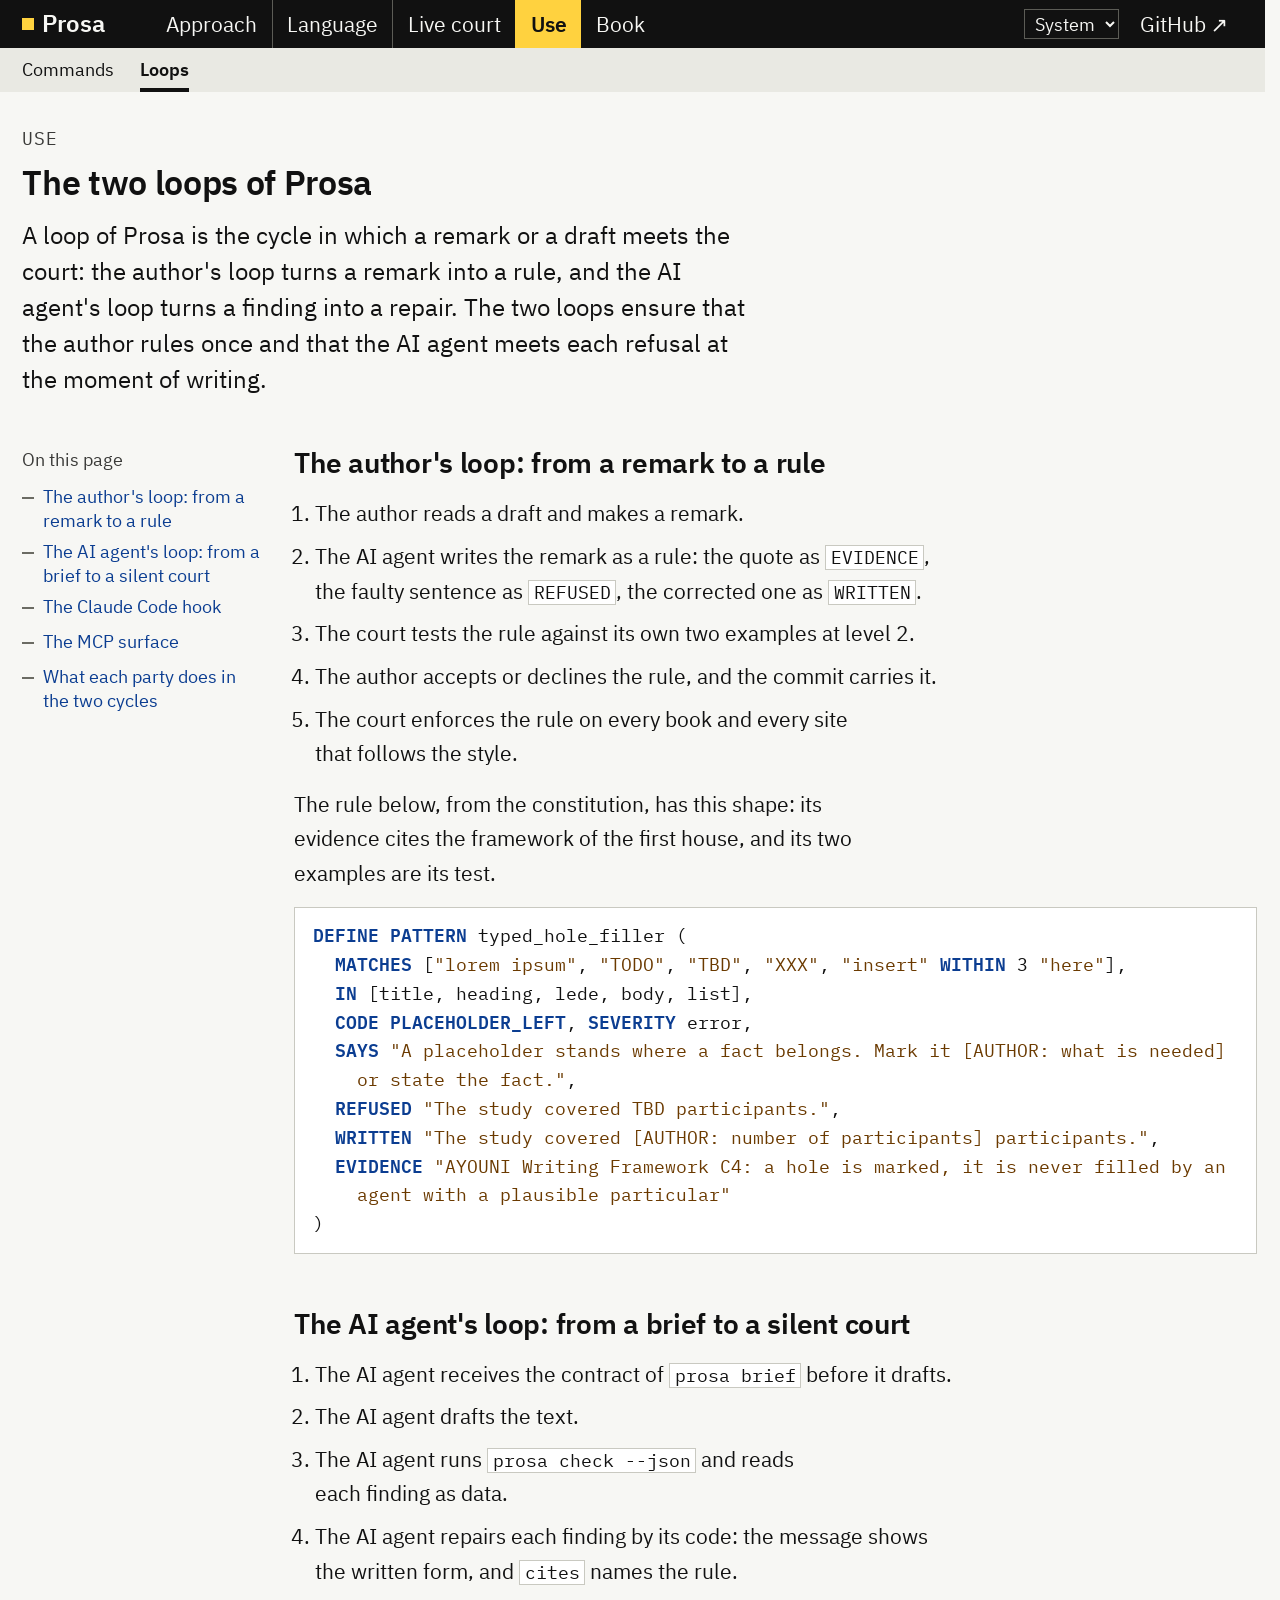
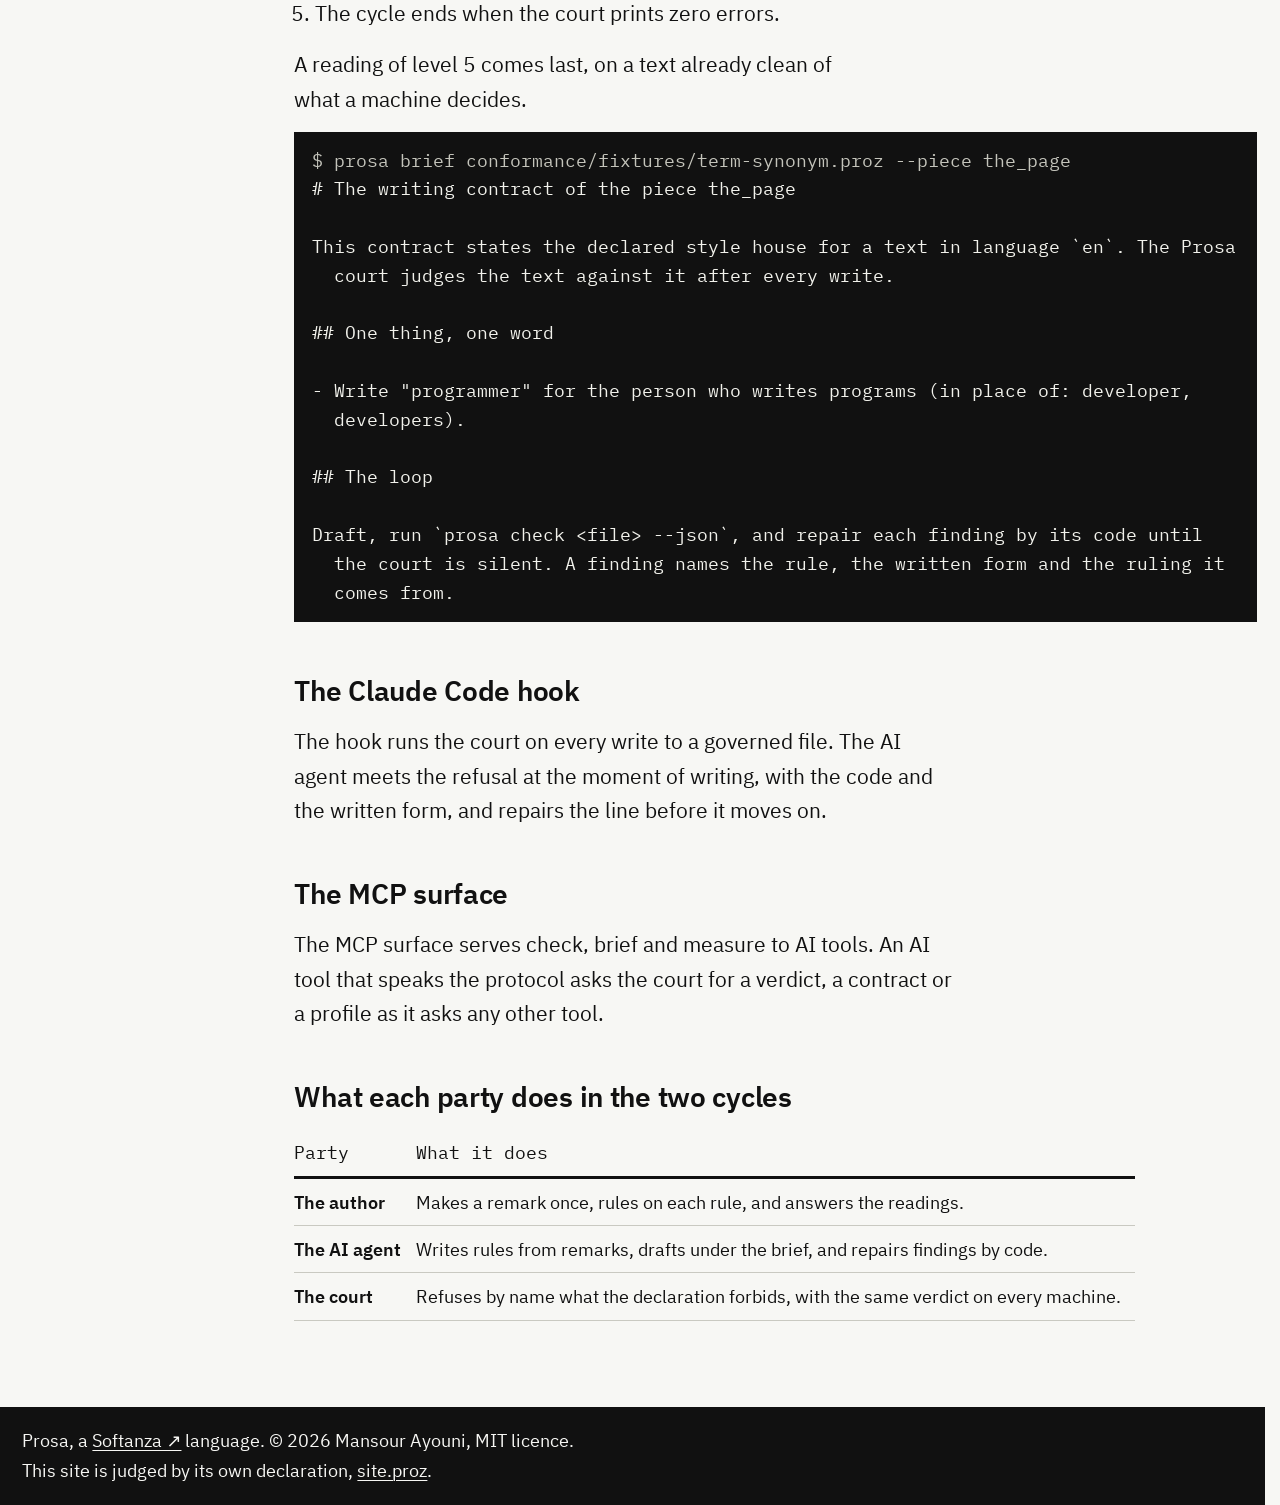
<file: site/loops.html>
<!DOCTYPE html>
<html lang="en">
<head>
<meta charset="UTF-8">
<meta name="viewport" content="width=device-width, initial-scale=1">
<title>Loops: the author, the AI agent and the court</title>
<meta name="description" content="A loop of Prosa is the cycle in which a remark or a draft meets the court: the author turns a remark into a rule, and the AI agent turns a finding into a repair.">
<meta name="prosa:subject" content="loop">
<link rel="icon" href="data:image/svg+xml,%3Csvg xmlns='http://www.w3.org/2000/svg' viewBox='0 0 32 32'%3E%3Crect width='32' height='32' fill='%23111111'/%3E%3Crect x='8' y='8' width='16' height='16' fill='%23ffd23f'/%3E%3C/svg%3E">
<link rel="preload" href="fonts/IBMPlexSans-Regular-Latin1.woff2" as="font" type="font/woff2" crossorigin>
<link rel="preload" href="fonts/IBMPlexSans-SemiBold-Latin1.woff2" as="font" type="font/woff2" crossorigin>
<link rel="preload" href="fonts/IBMPlexMono-Regular-Latin1.woff2" as="font" type="font/woff2" crossorigin>
<link rel="preload" href="fonts/IBMPlexMono-SemiBold-Latin1.woff2" as="font" type="font/woff2" crossorigin>
<link rel="stylesheet" href="prosa.css">
<script>try{var t=localStorage.getItem('prosa-theme');if(t==='day'||t==='night')document.documentElement.dataset.theme=t}catch(e){}</script>
</head>
<body>
<a class="skip" href="#main">Skip to the content</a>
<div class="bars">
<nav class="site" aria-label="Main menu">
  <div class="wrap">
    <div class="menu">
      <a class="brand" href="index.html">Prosa</a>
      <div class="entries">
      <a href="approach.html">Approach</a>
      <a href="kinds.html">Language</a>
      <a href="try.html">Live court</a>
      <a class="here" aria-current="true" href="commands.html">Use</a>
      <a href="book.html">Book</a>
      </div>
      <div class="end">
        <select id="theme" aria-label="Colour theme">
          <option value="system">System</option>
          <option value="day">Day</option>
          <option value="night">Night</option>
        </select>
        <a href="https://github.com/mayouni/prosa">GitHub ↗</a>
      </div>
    </div>
  </div>
</nav>
<nav class="band" aria-label="Pages of the section">
  <div class="wrap">
    <a href="commands.html">Commands</a>
    <a aria-current="page" href="loops.html">Loops</a>
  </div>
</nav>
</div>
<nav class="vh" aria-label="Breadcrumb"><a href="index.html">Prosa</a><span class="sep"> › </span><a href="commands.html">Use</a><span class="sep"> › </span><span class="here-crumb" aria-current="page">Loops</span></nav>

<header class="page">
  <div class="wrap">
    <div class="kicker">Use</div>
    <h1>The two loops of Prosa</h1>
    <p class="sub">A loop of Prosa is the cycle in which a remark or a draft meets the court: the author's loop turns a remark into a rule, and the AI agent's loop turns a finding into a repair. The two loops ensure that the author rules once and that the AI agent meets each refusal at the moment of writing.</p>
  </div>
</header>

<div class="layout with-outline">
<nav class="outline" aria-label="On this page">
  <p class="head">On this page</p>
  <ul>
    <li><a href="#the-author-s-loop-from-a-remark-to-a-rule">The author's loop: from a remark to a rule</a></li>
    <li><a href="#the-ai-agent-s-loop-from-a-brief-to-a-silent-court">The AI agent's loop: from a brief to a silent court</a></li>
    <li><a href="#the-claude-code-hook">The Claude Code hook</a></li>
    <li><a href="#the-mcp-surface">The MCP surface</a></li>
    <li><a href="#what-each-party-does-in-the-two-cycles">What each party does in the two cycles</a></li>
  </ul>
</nav>
<main id="main">
<section>
  <div class="narrow">
    <h2 id="the-author-s-loop-from-a-remark-to-a-rule">The author's loop: from a remark to a rule</h2>
    <ol>
      <li>The author reads a draft and makes a remark.</li>
      <li>The AI agent writes the remark as a rule: the quote as <code>EVIDENCE</code>, the faulty sentence as <code>REFUSED</code>, the corrected one as <code>WRITTEN</code>.</li>
      <li>The court tests the rule against its own two examples at level 2.</li>
      <li>The author accepts or declines the rule, and the commit carries it.</li>
      <li>The court enforces the rule on every book and every site that follows the style.</li>
    </ol>
    <p>The rule below, from the constitution, has this shape: its evidence cites the framework of the first house, and its two examples are its test.</p>
    <pre class="shot"><span class="ln"><span class="k">DEFINE</span> <span class="k">PATTERN</span> typed_hole_filler (</span><span class="ln" style="--ind:2">  <span class="k">MATCHES</span> [<span class="s">"lorem ipsum"</span>, <span class="s">"TODO"</span>, <span class="s">"TBD"</span>, <span class="s">"XXX"</span>, <span class="s">"insert"</span> <span class="k">WITHIN</span> 3 <span class="s">"here"</span>],</span><span class="ln" style="--ind:2">  <span class="k">IN</span> [title, heading, lede, body, list],</span><span class="ln" style="--ind:2">  <span class="k">CODE</span> <span class="k">PLACEHOLDER_LEFT</span>, <span class="k">SEVERITY</span> error,</span><span class="ln" style="--ind:2">  <span class="k">SAYS</span> <span class="s">"A placeholder stands where a fact belongs. Mark it [AUTHOR: what is needed] or state the fact."</span>,</span><span class="ln" style="--ind:2">  <span class="k">REFUSED</span> <span class="s">"The study covered TBD participants."</span>,</span><span class="ln" style="--ind:2">  <span class="k">WRITTEN</span> <span class="s">"The study covered [AUTHOR: number of participants] participants."</span>,</span><span class="ln" style="--ind:2">  <span class="k">EVIDENCE</span> <span class="s">"AYOUNI Writing Framework C4: a hole is marked, it is never filled by an agent with a plausible particular"</span></span><span class="ln">)</span></pre>
  </div>
</section>

<section>
  <div class="narrow">
    <h2 id="the-ai-agent-s-loop-from-a-brief-to-a-silent-court">The AI agent's loop: from a brief to a silent court</h2>
    <ol>
      <li>The AI agent receives the contract of <code>prosa brief</code> before it drafts.</li>
      <li>The AI agent drafts the text.</li>
      <li>The AI agent runs <code>prosa check --json</code> and reads each finding as data.</li>
      <li>The AI agent repairs each finding by its code: the message shows the written form, and <code>cites</code> names the rule.</li>
      <li>The cycle ends when the court prints zero errors.</li>
    </ol>
    <p>A reading of level 5 comes last, on a text already clean of what a machine decides.</p>
    <pre class="term"><span class="ln"><span class="dim">$ prosa brief conformance/fixtures/term-synonym.proz --piece the_page</span></span><span class="ln"># The writing contract of the piece the_page</span><span class="ln"></span><span class="ln">This contract states the declared style house for a text in language `en`. The Prosa court judges the text against it after every write.</span><span class="ln"></span><span class="ln">## One thing, one word</span><span class="ln"></span><span class="ln">- Write "programmer" for the person who writes programs (in place of: developer, developers).</span><span class="ln"></span><span class="ln">## The loop</span><span class="ln"></span><span class="ln">Draft, run `prosa check &lt;file&gt; --json`, and repair each finding by its code until the court is silent. A finding names the rule, the written form and the ruling it comes from.</span></pre>
  </div>
</section>

<section>
  <div class="narrow">
    <h2 id="the-claude-code-hook">The Claude Code hook</h2>
    <p>The hook runs the court on every write to a governed file. The AI agent meets the refusal at the moment of writing, with the code and the written form, and repairs the line before it moves on.</p>
  </div>
</section>

<section>
  <div class="narrow">
    <h2 id="the-mcp-surface">The MCP surface</h2>
    <p>The MCP surface serves check, brief and measure to AI tools. An AI tool that speaks the protocol asks the court for a verdict, a contract or a profile as it asks any other tool.</p>
  </div>
</section>

<section class="alt">
  <div class="narrow">
    <h2 id="what-each-party-does-in-the-two-cycles">What each party does in the two cycles</h2>
    <div class="table"><table>
      <thead><tr><th scope="col">Party</th><th scope="col">What it does</th></tr></thead>
      <tbody>
        <tr><th scope="row" data-label="Party">The author</th><td data-label="What it does">Makes a remark once, rules on each rule, and answers the readings.</td></tr>
        <tr><th scope="row" data-label="Party">The AI agent</th><td data-label="What it does">Writes rules from remarks, drafts under the brief, and repairs findings by code.</td></tr>
        <tr><th scope="row" data-label="Party">The court</th><td data-label="What it does">Refuses by name what the declaration forbids, with the same verdict on every machine.</td></tr>
      </tbody>
    </table></div>
  </div>
</section>
</main>
</div>

<footer class="site">
  <div class="wrap">
    <p class="fine">Prosa, a <a href="https://mayouni.github.io/stzsite/index.html">Softanza ↗</a> language. © 2026 Mansour Ayouni, MIT licence. This site is judged by its own declaration, <a href="site.proz">site.proz</a>.</p>
  </div>
</footer>
<script src="site.js"></script>
</body>
</html>
</file>
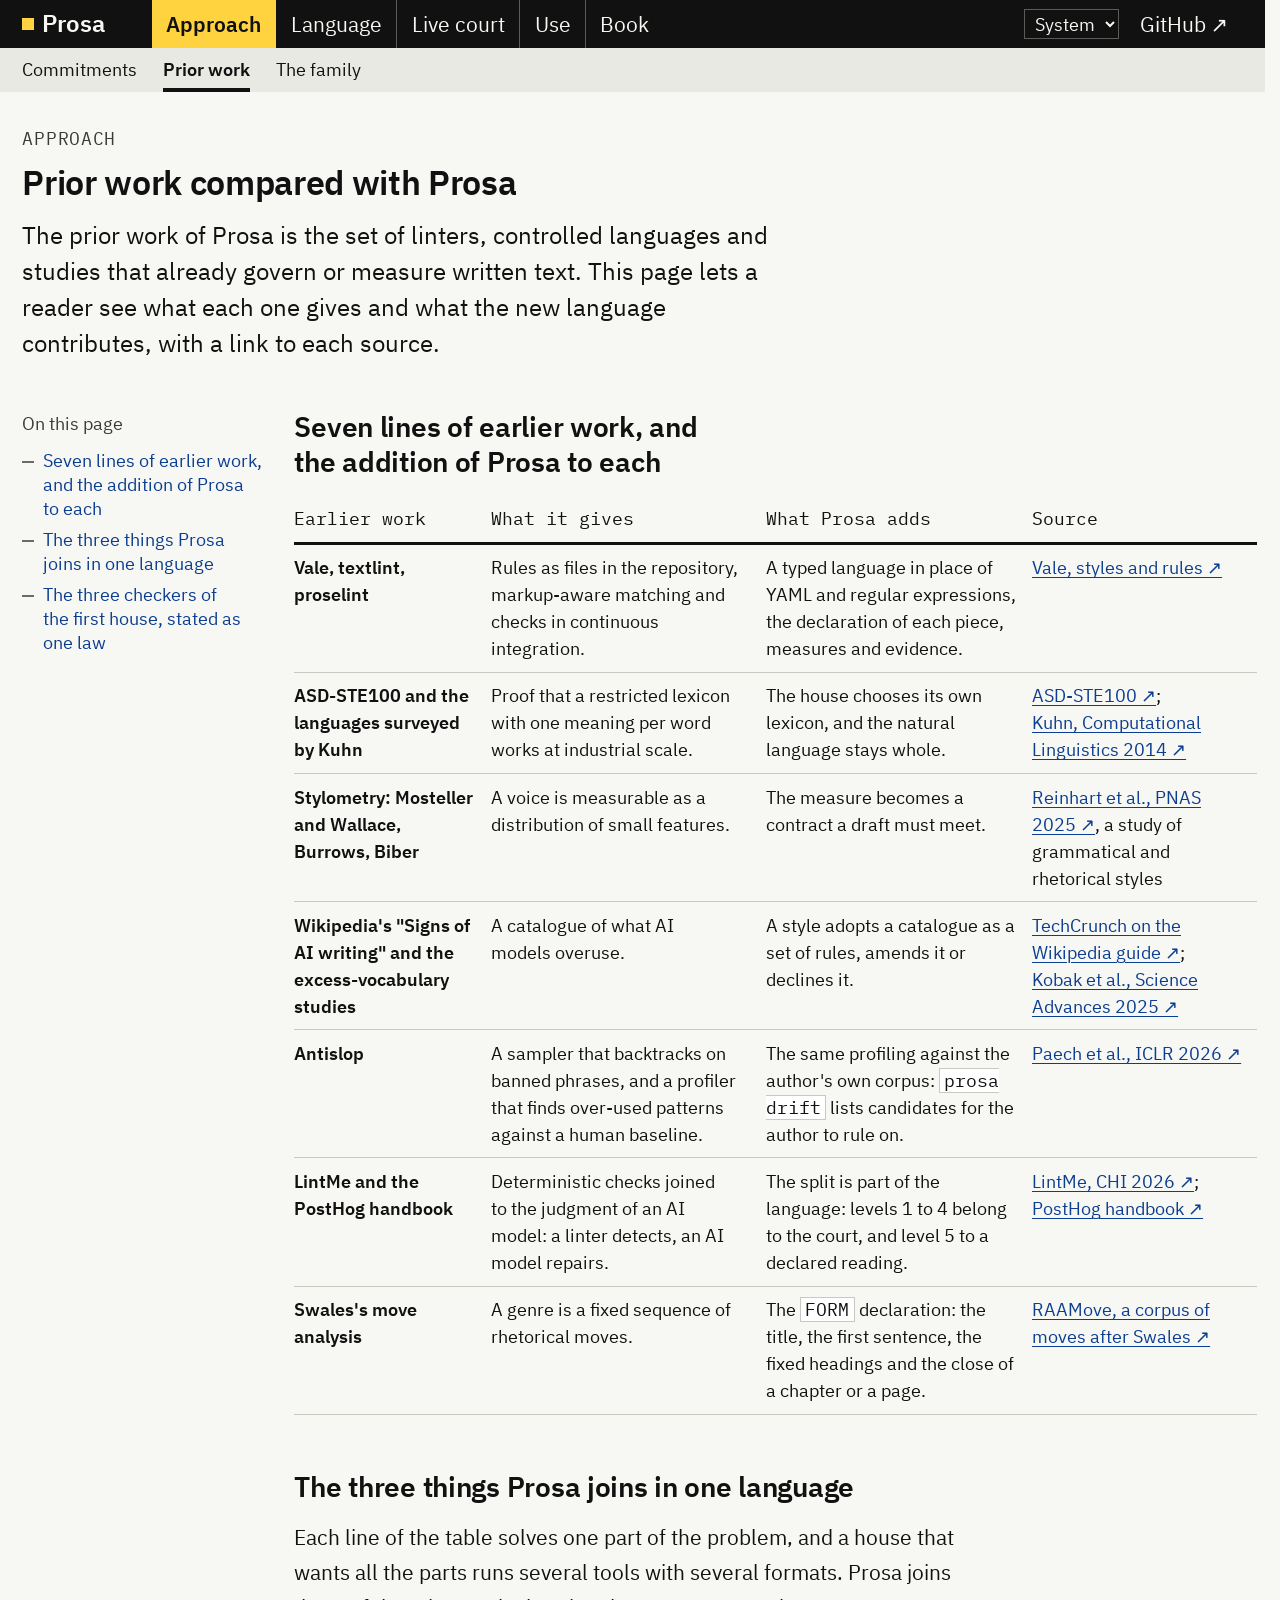
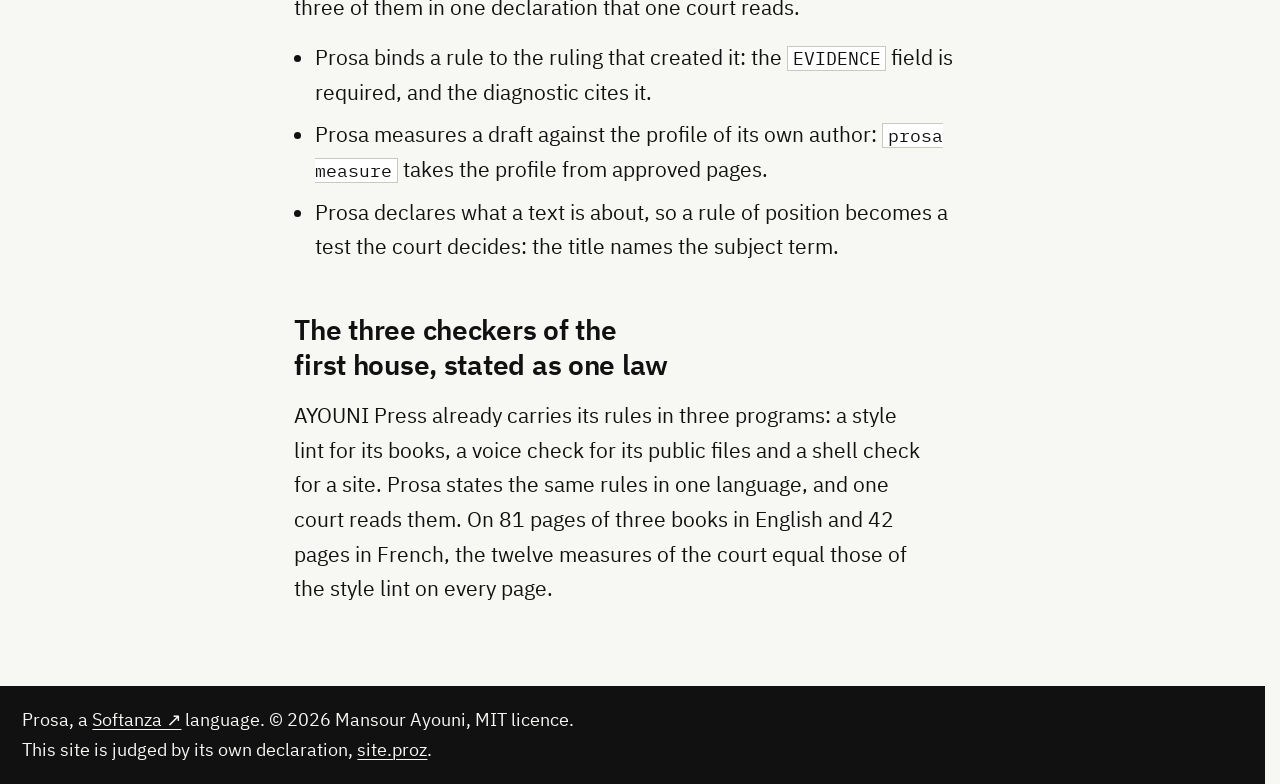
<file: site/prior.html>
<!DOCTYPE html>
<html lang="en">
<head>
<meta charset="UTF-8">
<meta name="viewport" content="width=device-width, initial-scale=1">
<title>Prior work: what exists and what Prosa adds</title>
<meta name="description" content="The prior work of Prosa is the set of tools, controlled languages and studies that govern or measure written text. The page states what each one gives and what Prosa adds, with its source.">
<meta name="prosa:subject" content="prior work">
<link rel="icon" href="data:image/svg+xml,%3Csvg xmlns='http://www.w3.org/2000/svg' viewBox='0 0 32 32'%3E%3Crect width='32' height='32' fill='%23111111'/%3E%3Crect x='8' y='8' width='16' height='16' fill='%23ffd23f'/%3E%3C/svg%3E">
<link rel="preload" href="fonts/IBMPlexSans-Regular-Latin1.woff2" as="font" type="font/woff2" crossorigin>
<link rel="preload" href="fonts/IBMPlexSans-SemiBold-Latin1.woff2" as="font" type="font/woff2" crossorigin>
<link rel="preload" href="fonts/IBMPlexMono-Regular-Latin1.woff2" as="font" type="font/woff2" crossorigin>
<link rel="preload" href="fonts/IBMPlexMono-SemiBold-Latin1.woff2" as="font" type="font/woff2" crossorigin>
<link rel="stylesheet" href="prosa.css">
<script>try{var t=localStorage.getItem('prosa-theme');if(t==='day'||t==='night')document.documentElement.dataset.theme=t}catch(e){}</script>
</head>
<body>
<a class="skip" href="#main">Skip to the content</a>
<div class="bars">
<nav class="site" aria-label="Main menu">
  <div class="wrap">
    <div class="menu">
      <a class="brand" href="index.html">Prosa</a>
      <div class="entries">
      <a class="here" aria-current="true" href="approach.html">Approach</a>
      <a href="kinds.html">Language</a>
      <a href="try.html">Live court</a>
      <a href="commands.html">Use</a>
      <a href="book.html">Book</a>
      </div>
      <div class="end">
        <select id="theme" aria-label="Colour theme">
          <option value="system">System</option>
          <option value="day">Day</option>
          <option value="night">Night</option>
        </select>
        <a href="https://github.com/mayouni/prosa">GitHub ↗</a>
      </div>
    </div>
  </div>
</nav>
<nav class="band" aria-label="Pages of the section">
  <div class="wrap">
    <a href="approach.html">Commitments</a>
    <a aria-current="page" href="prior.html">Prior work</a>
    <a href="softanza.html">The family</a>
  </div>
</nav>
</div>
<nav class="vh" aria-label="Breadcrumb"><a href="index.html">Prosa</a><span class="sep"> › </span><a href="approach.html">Approach</a><span class="sep"> › </span><span class="here-crumb" aria-current="page">Prior work</span></nav>

<header class="page">
  <div class="wrap">
    <div class="kicker">Approach</div>
    <h1>Prior work compared with Prosa</h1>
    <p class="sub">The prior work of Prosa is the set of linters, controlled languages and studies that already govern or measure written text. This page lets a reader see what each one gives and what the new language contributes, with a link to each source.</p>
  </div>
</header>

<div class="layout with-outline">
<nav class="outline" aria-label="On this page">
  <p class="head">On this page</p>
  <ul>
    <li><a href="#seven-lines-of-earlier-work-and-the-addition-of-prosa-to-each">Seven lines of earlier work, and the addition of Prosa to each</a></li>
    <li><a href="#the-three-things-prosa-joins-in-one-language">The three things Prosa joins in one language</a></li>
    <li><a href="#the-three-checkers-of-the-first-house-stated-as-one-law">The three checkers of the first house, stated as one law</a></li>
  </ul>
</nav>
<main id="main">
<section>
  <div class="narrow">
    <h2 id="seven-lines-of-earlier-work-and-the-addition-of-prosa-to-each">Seven lines of earlier work, and the addition of Prosa to each</h2>
    <div class="table"><table>
      <thead><tr><th scope="col">Earlier work</th><th scope="col">What it gives</th><th scope="col">What Prosa adds</th><th scope="col">Source</th></tr></thead>
      <tbody>
        <tr><th scope="row" data-label="Earlier work">Vale, textlint, proselint</th><td data-label="What it gives">Rules as files in the repository, markup-aware matching and checks in continuous integration.</td><td data-label="What Prosa adds">A typed language in place of YAML and regular expressions, the declaration of each piece, measures and evidence.</td><td data-label="Source"><a href="https://vale.sh/docs/styles">Vale, styles and rules ↗</a></td></tr>
        <tr><th scope="row" data-label="Earlier work">ASD-STE100 and the languages surveyed by Kuhn</th><td data-label="What it gives">Proof that a restricted lexicon with one meaning per word works at industrial scale.</td><td data-label="What Prosa adds">The house chooses its own lexicon, and the natural language stays whole.</td><td data-label="Source"><a href="https://asd-ste100.org/about_STE.html">ASD-STE100 ↗</a>; <a href="https://arxiv.org/abs/1507.01701">Kuhn, Computational Linguistics 2014 ↗</a></td></tr>
        <tr><th scope="row" data-label="Earlier work">Stylometry: Mosteller and Wallace, Burrows, Biber</th><td data-label="What it gives">A voice is measurable as a distribution of small features.</td><td data-label="What Prosa adds">The measure becomes a contract a draft must meet.</td><td data-label="Source"><a href="https://arxiv.org/abs/2410.16107">Reinhart et al., PNAS 2025 ↗</a>, a study of grammatical and rhetorical styles</td></tr>
        <tr><th scope="row" data-label="Earlier work">Wikipedia's "Signs of AI writing" and the excess-vocabulary studies</th><td data-label="What it gives">A catalogue of what AI models overuse.</td><td data-label="What Prosa adds">A style adopts a catalogue as a set of rules, amends it or declines it.</td><td data-label="Source"><a href="https://techcrunch.com/2025/11/20/the-best-guide-to-spotting-ai-writing-comes-from-wikipedia/">TechCrunch on the Wikipedia guide ↗</a>; <a href="https://arxiv.org/abs/2406.07016">Kobak et al., Science Advances 2025 ↗</a></td></tr>
        <tr><th scope="row" data-label="Earlier work">Antislop</th><td data-label="What it gives">A sampler that backtracks on banned phrases, and a profiler that finds over-used patterns against a human baseline.</td><td data-label="What Prosa adds">The same profiling against the author's own corpus: <code>prosa drift</code> lists candidates for the author to rule on.</td><td data-label="Source"><a href="https://arxiv.org/abs/2510.15061">Paech et al., ICLR 2026 ↗</a></td></tr>
        <tr><th scope="row" data-label="Earlier work">LintMe and the PostHog handbook</th><td data-label="What it gives">Deterministic checks joined to the judgment of an AI model: a linter detects, an AI model repairs.</td><td data-label="What Prosa adds">The split is part of the language: levels 1 to 4 belong to the court, and level 5 to a declared reading.</td><td data-label="Source"><a href="https://arxiv.org/abs/2603.00331">LintMe, CHI 2026 ↗</a>; <a href="https://posthog.com/handbook/docs-and-wizard/vale">PostHog handbook ↗</a></td></tr>
        <tr><th scope="row" data-label="Earlier work">Swales's move analysis</th><td data-label="What it gives">A genre is a fixed sequence of rhetorical moves.</td><td data-label="What Prosa adds">The <code>FORM</code> declaration: the title, the first sentence, the fixed headings and the close of a chapter or a page.</td><td data-label="Source"><a href="https://arxiv.org/abs/2403.15872">RAAMove, a corpus of moves after Swales ↗</a></td></tr>
      </tbody>
    </table></div>
  </div>
</section>

<section>
  <div class="narrow">
    <h2 id="the-three-things-prosa-joins-in-one-language">The three things Prosa joins in one language</h2>
    <p>Each line of the table solves one part of the problem, and a house that wants all the parts runs several tools with several formats. Prosa joins three of them in one declaration that one court reads.</p>
    <ul>
      <li>Prosa binds a rule to the ruling that created it: the <code>EVIDENCE</code> field is required, and the diagnostic cites it.</li>
      <li>Prosa measures a draft against the profile of its own author: <code>prosa measure</code> takes the profile from approved pages.</li>
      <li>Prosa declares what a text is about, so a rule of position becomes a test the court decides: the title names the subject term.</li>
    </ul>
  </div>
</section>

<section>
  <div class="narrow">
    <h2 id="the-three-checkers-of-the-first-house-stated-as-one-law">The three checkers of the first house, stated as one law</h2>
    <p>AYOUNI Press already carries its rules in three programs: a style lint for its books, a voice check for its public files and a shell check for a site. Prosa states the same rules in one language, and one court reads them. On 81 pages of three books in English and 42 pages in French, the twelve measures of the court equal those of the style lint on every page.</p>
  </div>
</section>
</main>
</div>

<footer class="site">
  <div class="wrap">
    <p class="fine">Prosa, a <a href="https://mayouni.github.io/stzsite/index.html">Softanza ↗</a> language. © 2026 Mansour Ayouni, MIT licence. This site is judged by its own declaration, <a href="site.proz">site.proz</a>.</p>
  </div>
</footer>
<script src="site.js"></script>
</body>
</html>
</file>
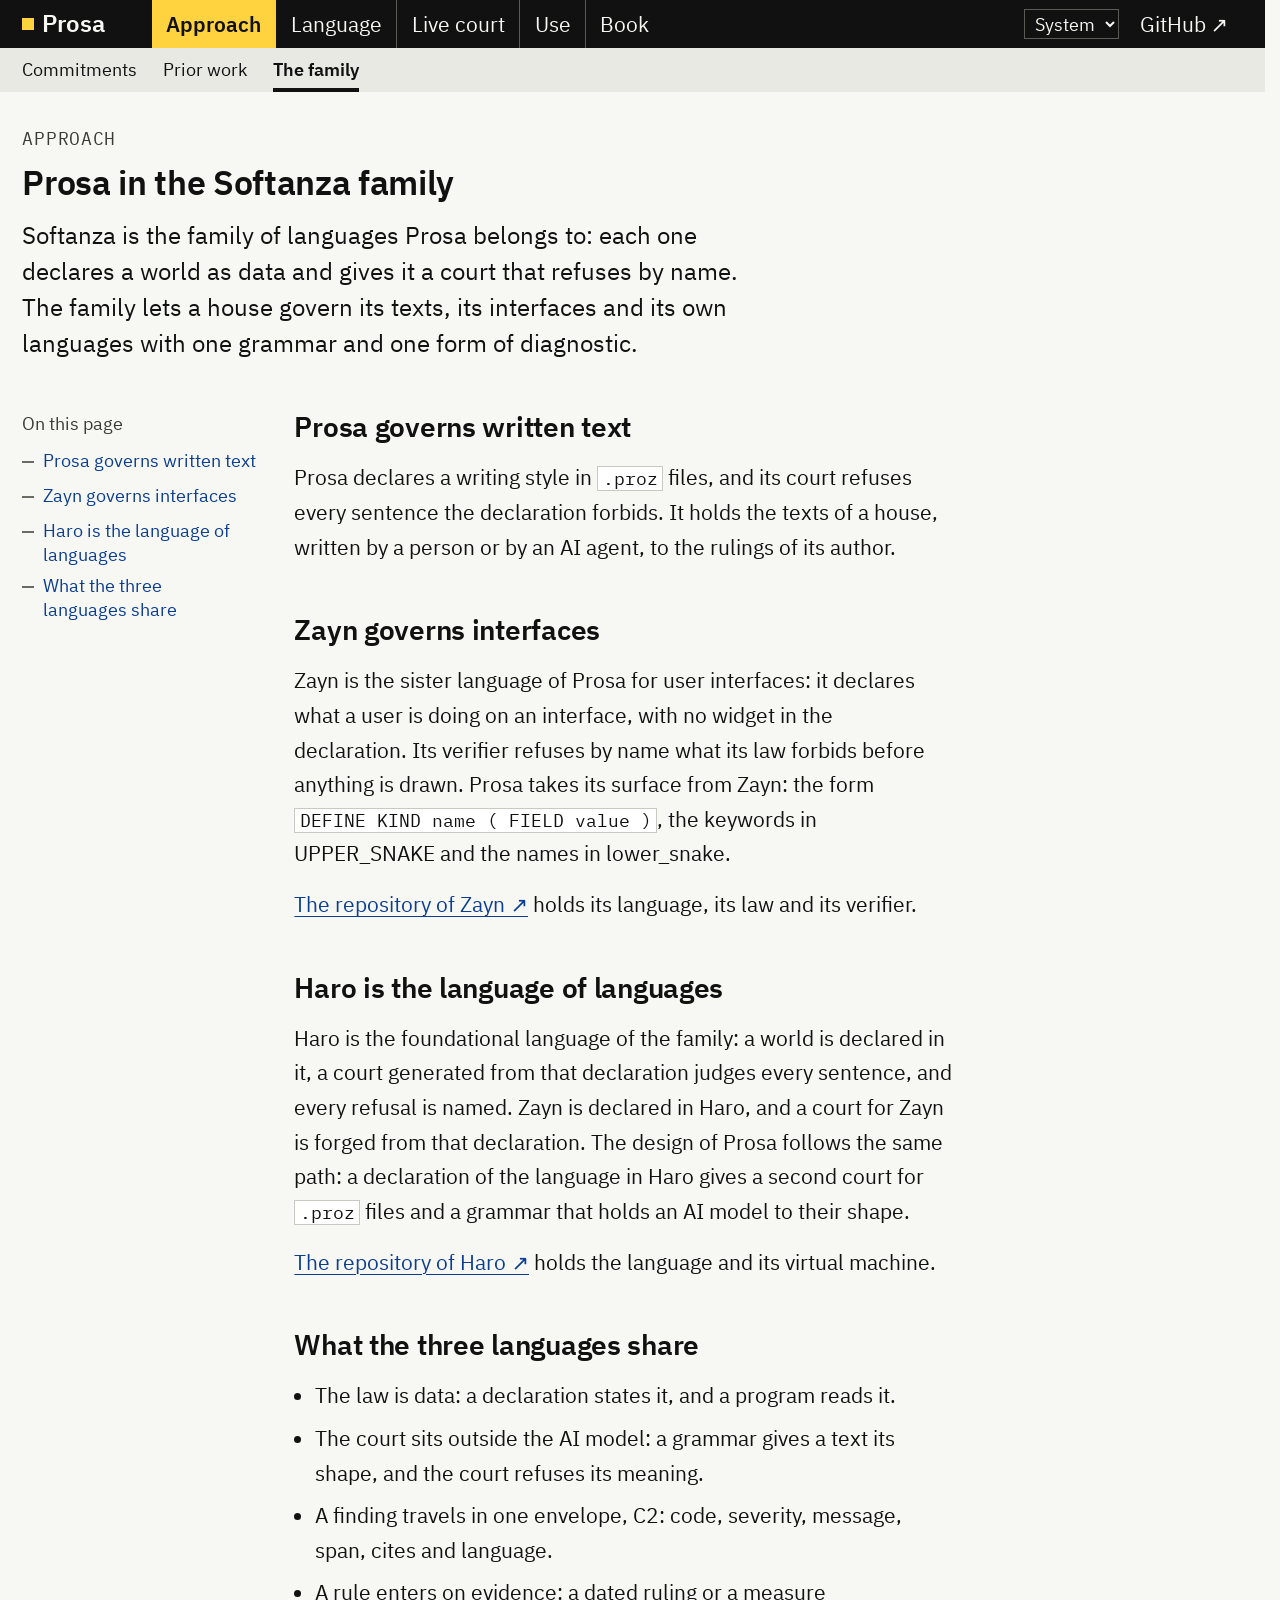
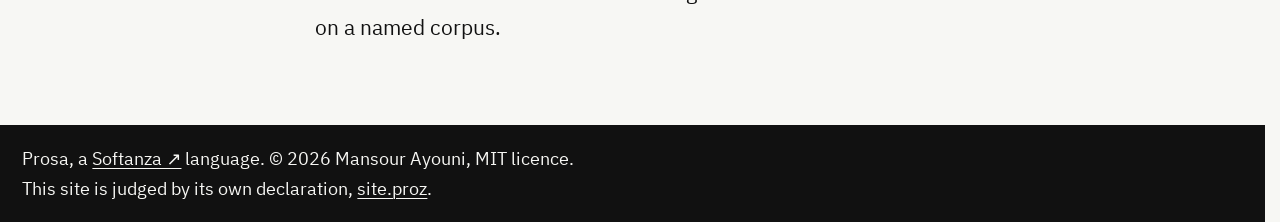
<file: site/softanza.html>
<!DOCTYPE html>
<html lang="en">
<head>
<meta charset="UTF-8">
<meta name="viewport" content="width=device-width, initial-scale=1">
<title>Softanza: the family of Prosa, Zayn and Haro</title>
<meta name="description" content="Softanza is the family of languages Prosa belongs to. Prosa governs written text, Zayn governs interfaces, and Haro is the language of languages.">
<meta name="prosa:subject" content="softanza">
<link rel="icon" href="data:image/svg+xml,%3Csvg xmlns='http://www.w3.org/2000/svg' viewBox='0 0 32 32'%3E%3Crect width='32' height='32' fill='%23111111'/%3E%3Crect x='8' y='8' width='16' height='16' fill='%23ffd23f'/%3E%3C/svg%3E">
<link rel="preload" href="fonts/IBMPlexSans-Regular-Latin1.woff2" as="font" type="font/woff2" crossorigin>
<link rel="preload" href="fonts/IBMPlexSans-SemiBold-Latin1.woff2" as="font" type="font/woff2" crossorigin>
<link rel="preload" href="fonts/IBMPlexMono-Regular-Latin1.woff2" as="font" type="font/woff2" crossorigin>
<link rel="preload" href="fonts/IBMPlexMono-SemiBold-Latin1.woff2" as="font" type="font/woff2" crossorigin>
<link rel="stylesheet" href="prosa.css">
<script>try{var t=localStorage.getItem('prosa-theme');if(t==='day'||t==='night')document.documentElement.dataset.theme=t}catch(e){}</script>
</head>
<body>
<a class="skip" href="#main">Skip to the content</a>
<div class="bars">
<nav class="site" aria-label="Main menu">
  <div class="wrap">
    <div class="menu">
      <a class="brand" href="index.html">Prosa</a>
      <div class="entries">
      <a class="here" aria-current="true" href="approach.html">Approach</a>
      <a href="kinds.html">Language</a>
      <a href="try.html">Live court</a>
      <a href="commands.html">Use</a>
      <a href="book.html">Book</a>
      </div>
      <div class="end">
        <select id="theme" aria-label="Colour theme">
          <option value="system">System</option>
          <option value="day">Day</option>
          <option value="night">Night</option>
        </select>
        <a href="https://github.com/mayouni/prosa">GitHub ↗</a>
      </div>
    </div>
  </div>
</nav>
<nav class="band" aria-label="Pages of the section">
  <div class="wrap">
    <a href="approach.html">Commitments</a>
    <a href="prior.html">Prior work</a>
    <a aria-current="page" href="softanza.html">The family</a>
  </div>
</nav>
</div>
<nav class="vh" aria-label="Breadcrumb"><a href="index.html">Prosa</a><span class="sep"> › </span><a href="approach.html">Approach</a><span class="sep"> › </span><span class="here-crumb" aria-current="page">The family</span></nav>

<header class="page">
  <div class="wrap">
    <div class="kicker">Approach</div>
    <h1>Prosa in the Softanza family</h1>
    <p class="sub">Softanza is the family of languages Prosa belongs to: each one declares a world as data and gives it a court that refuses by name. The family lets a house govern its texts, its interfaces and its own languages with one grammar and one form of diagnostic.</p>
  </div>
</header>

<div class="layout with-outline">
<nav class="outline" aria-label="On this page">
  <p class="head">On this page</p>
  <ul>
    <li><a href="#prosa-governs-written-text">Prosa governs written text</a></li>
    <li><a href="#zayn-governs-interfaces">Zayn governs interfaces</a></li>
    <li><a href="#haro-is-the-language-of-languages">Haro is the language of languages</a></li>
    <li><a href="#what-the-three-languages-share">What the three languages share</a></li>
  </ul>
</nav>
<main id="main">
<section>
  <div class="narrow">
    <h2 id="prosa-governs-written-text">Prosa governs written text</h2>
    <p>Prosa declares a writing style in <code>.proz</code> files, and its court refuses every sentence the declaration forbids. It holds the texts of a house, written by a person or by an AI agent, to the rulings of its author.</p>
  </div>
</section>

<section>
  <div class="narrow">
    <h2 id="zayn-governs-interfaces">Zayn governs interfaces</h2>
    <p>Zayn is the sister language of Prosa for user interfaces: it declares what a user is doing on an interface, with no widget in the declaration. Its verifier refuses by name what its law forbids before anything is drawn. Prosa takes its surface from Zayn: the form <code>DEFINE KIND name ( FIELD value )</code>, the keywords in UPPER_SNAKE and the names in lower_snake.</p>
    <p><a href="https://github.com/mayouni/zayn">The repository of Zayn ↗</a> holds its language, its law and its verifier.</p>
  </div>
</section>

<section>
  <div class="narrow">
    <h2 id="haro-is-the-language-of-languages">Haro is the language of languages</h2>
    <p>Haro is the foundational language of the family: a world is declared in it, a court generated from that declaration judges every sentence, and every refusal is named. Zayn is declared in Haro, and a court for Zayn is forged from that declaration. The design of Prosa follows the same path: a declaration of the language in Haro gives a second court for <code>.proz</code> files and a grammar that holds an AI model to their shape.</p>
    <p><a href="https://github.com/mayouni/haro">The repository of Haro ↗</a> holds the language and its virtual machine.</p>
  </div>
</section>

<section class="alt">
  <div class="narrow">
    <h2 id="what-the-three-languages-share">What the three languages share</h2>
    <ul>
      <li>The law is data: a declaration states it, and a program reads it.</li>
      <li>The court sits outside the AI model: a grammar gives a text its shape, and the court refuses its meaning.</li>
      <li>A finding travels in one envelope, C2: code, severity, message, span, cites and language.</li>
      <li>A rule enters on evidence: a dated ruling or a measure on a named corpus.</li>
    </ul>
  </div>
</section>
</main>
</div>

<footer class="site">
  <div class="wrap">
    <p class="fine">Prosa, a <a href="https://mayouni.github.io/stzsite/index.html">Softanza ↗</a> language. © 2026 Mansour Ayouni, MIT licence. This site is judged by its own declaration, <a href="site.proz">site.proz</a>.</p>
  </div>
</footer>
<script src="site.js"></script>
</body>
</html>
</file>
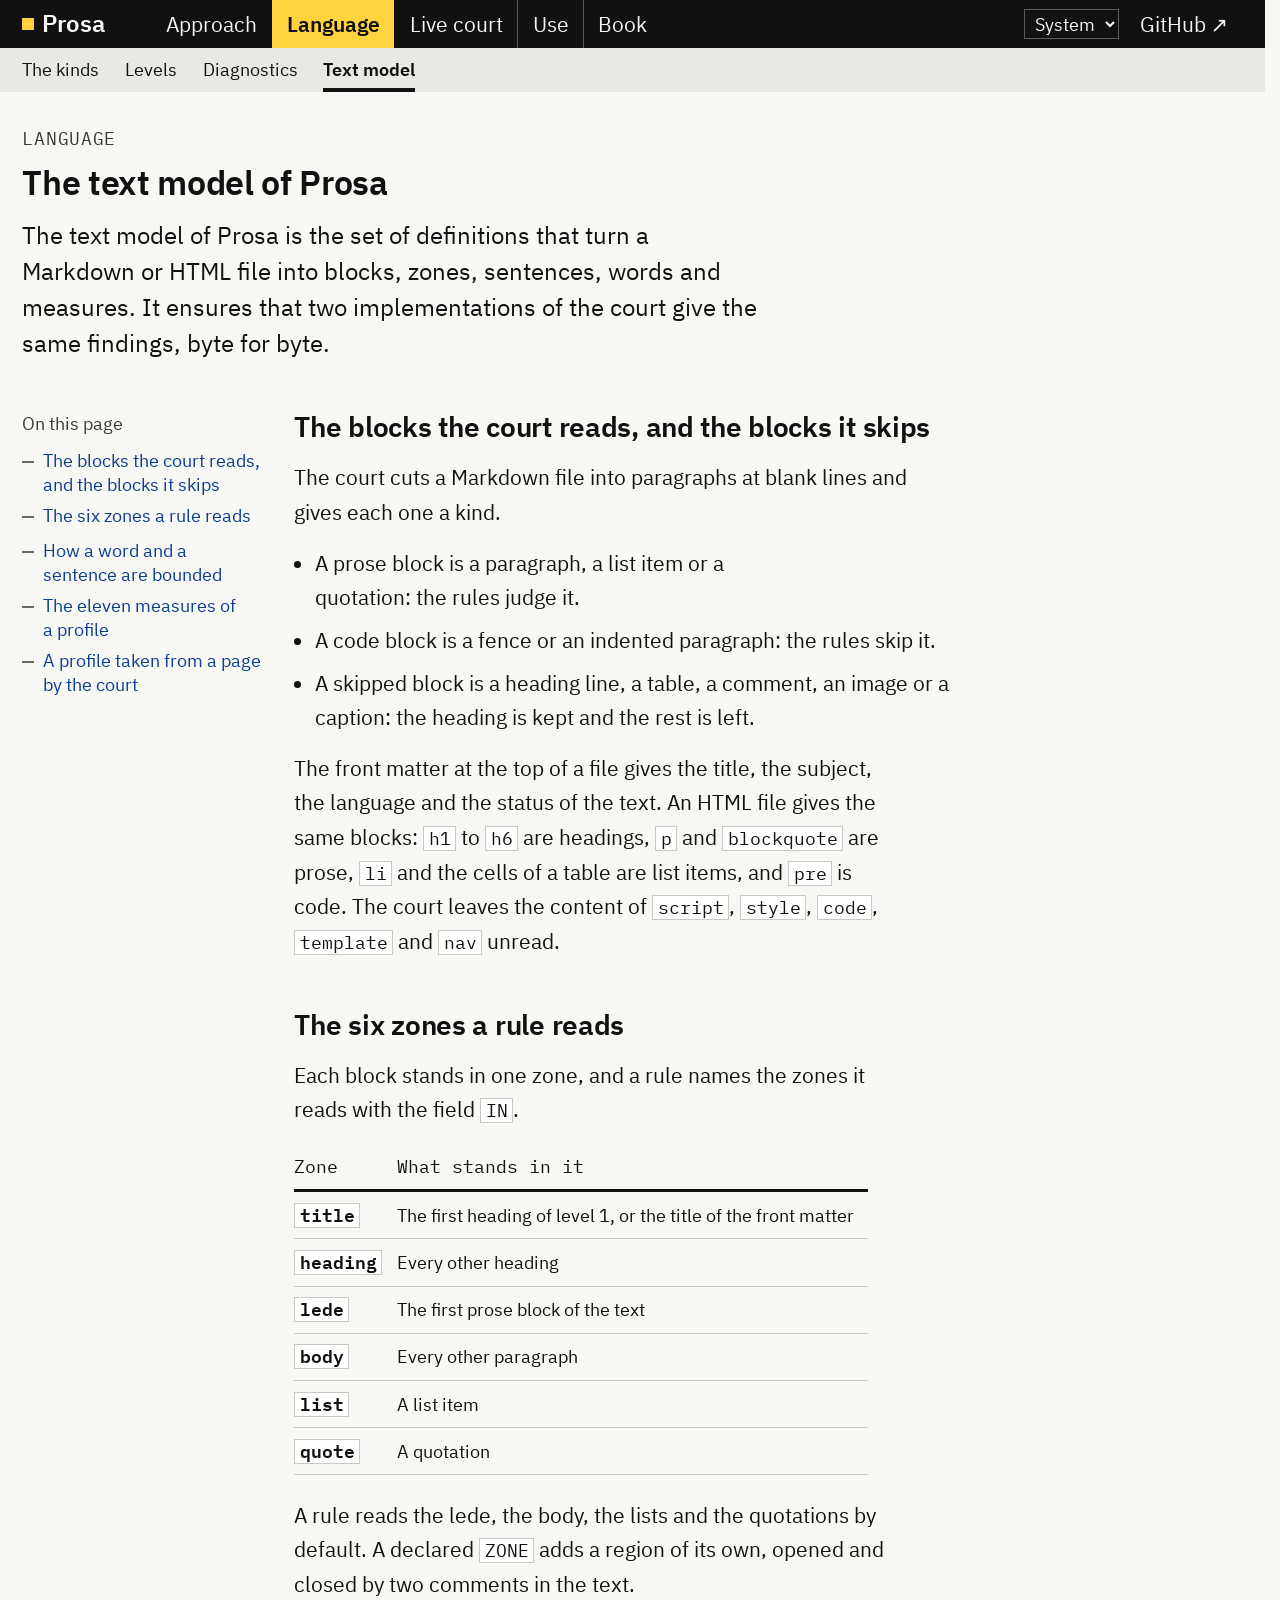
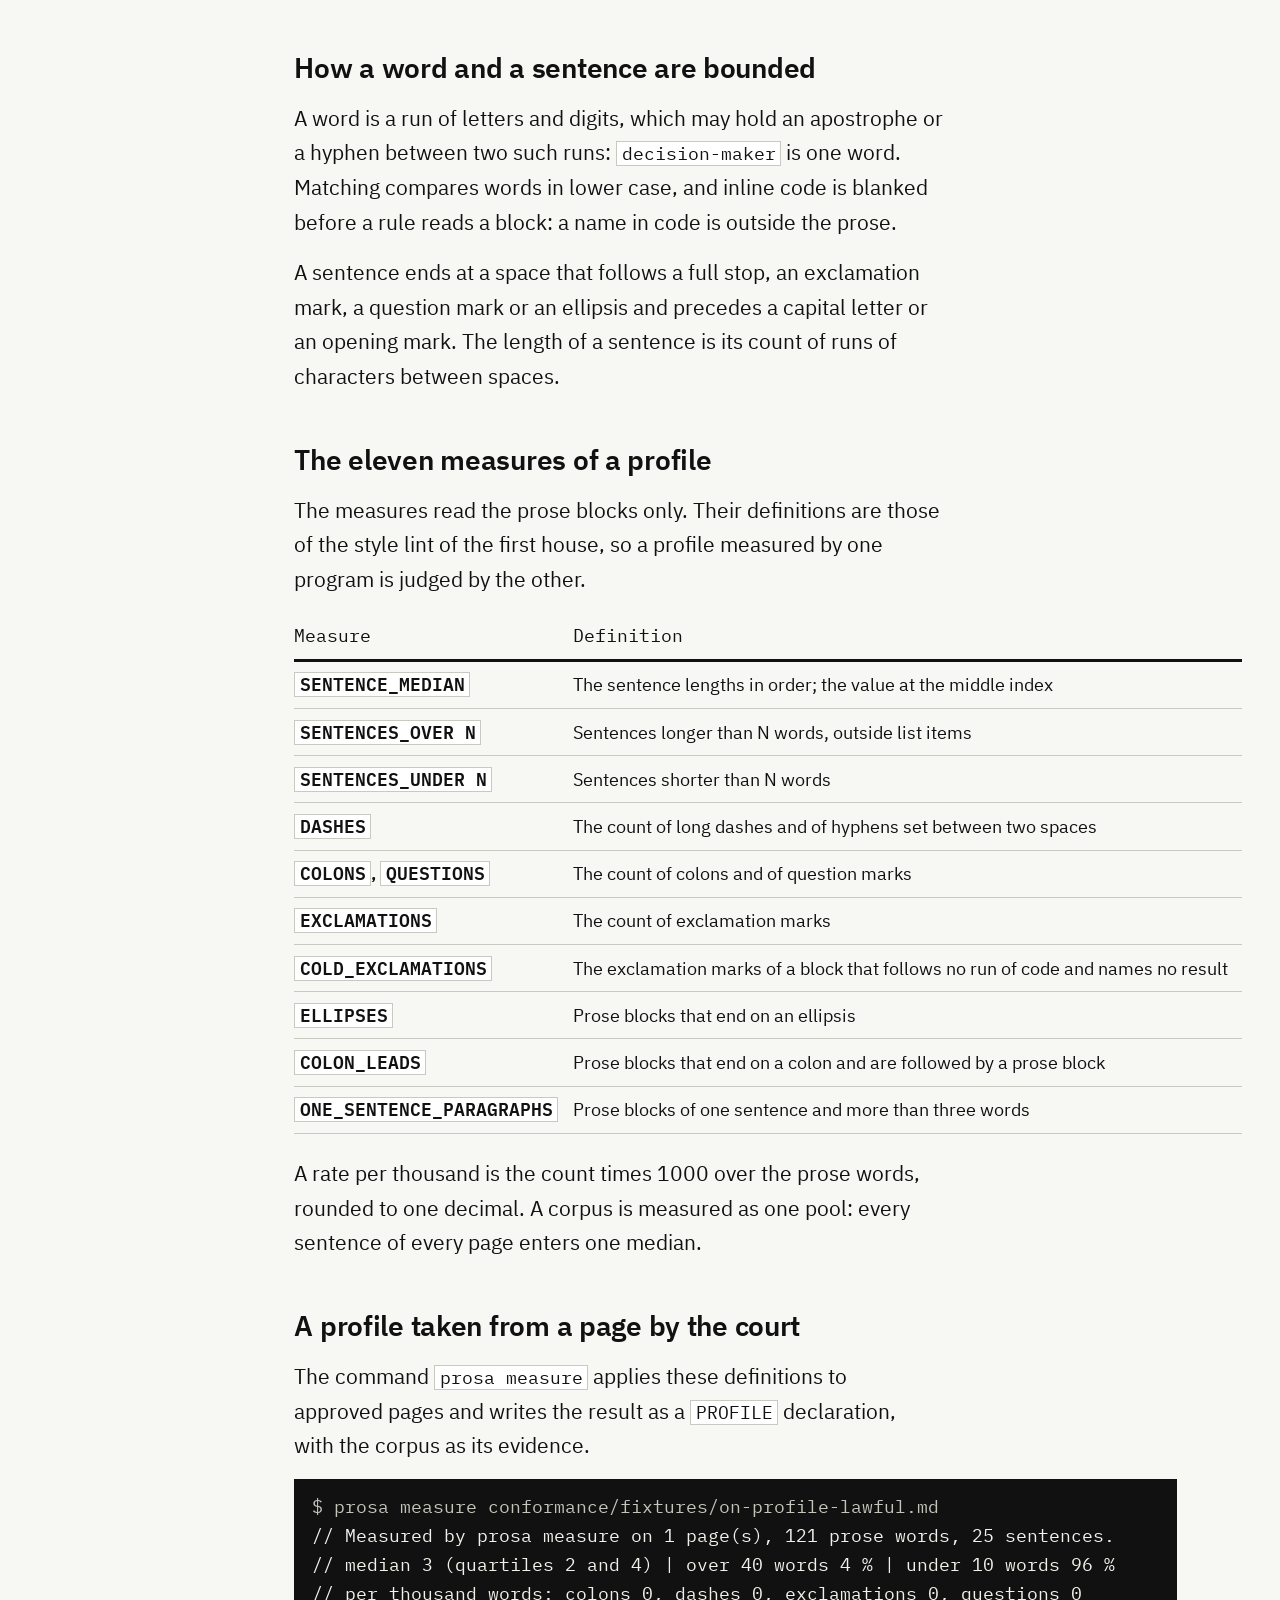
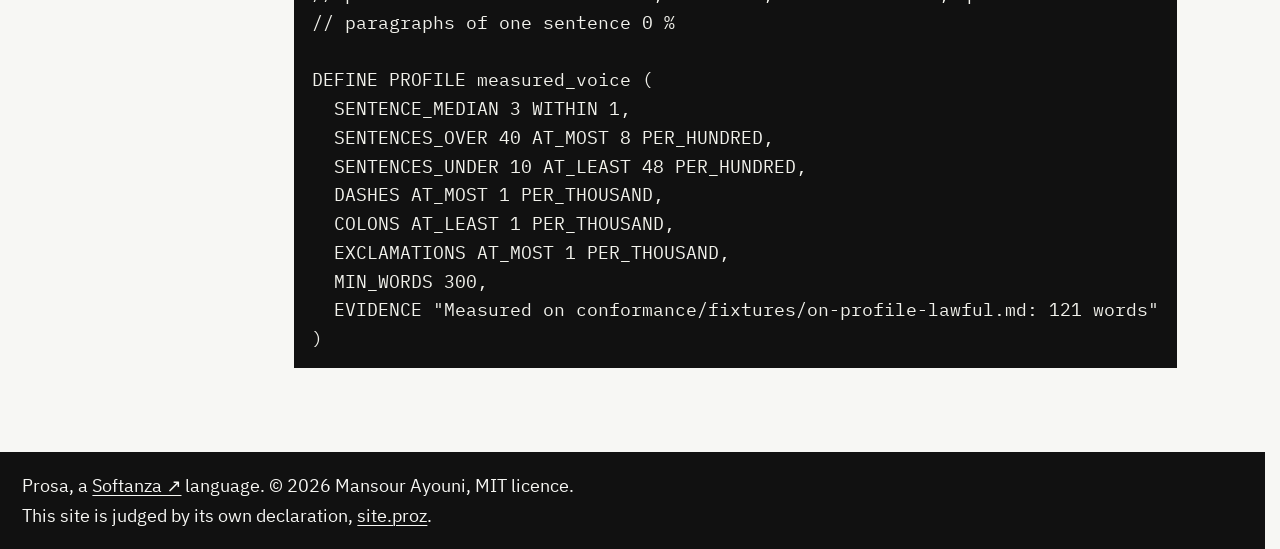
<file: site/text.html>
<!DOCTYPE html>
<html lang="en">
<head>
<meta charset="UTF-8">
<meta name="viewport" content="width=device-width, initial-scale=1">
<title>Text model: how the court reads a text</title>
<meta name="description" content="The text model of Prosa is the set of definitions that turn a Markdown or HTML file into blocks, zones, sentences, words and measures, so that two implementations give the same findings.">
<meta name="prosa:subject" content="text model">
<link rel="icon" href="data:image/svg+xml,%3Csvg xmlns='http://www.w3.org/2000/svg' viewBox='0 0 32 32'%3E%3Crect width='32' height='32' fill='%23111111'/%3E%3Crect x='8' y='8' width='16' height='16' fill='%23ffd23f'/%3E%3C/svg%3E">
<link rel="preload" href="fonts/IBMPlexSans-Regular-Latin1.woff2" as="font" type="font/woff2" crossorigin>
<link rel="preload" href="fonts/IBMPlexSans-SemiBold-Latin1.woff2" as="font" type="font/woff2" crossorigin>
<link rel="preload" href="fonts/IBMPlexMono-Regular-Latin1.woff2" as="font" type="font/woff2" crossorigin>
<link rel="preload" href="fonts/IBMPlexMono-SemiBold-Latin1.woff2" as="font" type="font/woff2" crossorigin>
<link rel="stylesheet" href="prosa.css">
<script>try{var t=localStorage.getItem('prosa-theme');if(t==='day'||t==='night')document.documentElement.dataset.theme=t}catch(e){}</script>
</head>
<body>
<a class="skip" href="#main">Skip to the content</a>
<div class="bars">
<nav class="site" aria-label="Main menu">
  <div class="wrap">
    <div class="menu">
      <a class="brand" href="index.html">Prosa</a>
      <div class="entries">
      <a href="approach.html">Approach</a>
      <a class="here" aria-current="true" href="kinds.html">Language</a>
      <a href="try.html">Live court</a>
      <a href="commands.html">Use</a>
      <a href="book.html">Book</a>
      </div>
      <div class="end">
        <select id="theme" aria-label="Colour theme">
          <option value="system">System</option>
          <option value="day">Day</option>
          <option value="night">Night</option>
        </select>
        <a href="https://github.com/mayouni/prosa">GitHub ↗</a>
      </div>
    </div>
  </div>
</nav>
<nav class="band" aria-label="Pages of the section">
  <div class="wrap">
    <a href="kinds.html">The kinds</a>
    <a href="levels.html">Levels</a>
    <a href="diagnostics.html">Diagnostics</a>
    <a aria-current="page" href="text.html">Text model</a>
  </div>
</nav>
</div>
<nav class="vh" aria-label="Breadcrumb"><a href="index.html">Prosa</a><span class="sep"> › </span><a href="kinds.html">Language</a><span class="sep"> › </span><span class="here-crumb" aria-current="page">Text model</span></nav>

<header class="page">
  <div class="wrap">
    <div class="kicker">Language</div>
    <h1>The text model of Prosa</h1>
    <p class="sub">The text model of Prosa is the set of definitions that turn a Markdown or HTML file into blocks, zones, sentences, words and measures. It ensures that two implementations of the court give the same findings, byte for byte.</p>
  </div>
</header>

<div class="layout with-outline">
<nav class="outline" aria-label="On this page">
  <p class="head">On this page</p>
  <ul>
    <li><a href="#the-blocks-the-court-reads-and-the-blocks-it-skips">The blocks the court reads, and the blocks it skips</a></li>
    <li><a href="#the-six-zones-a-rule-reads">The six zones a rule reads</a></li>
    <li><a href="#how-a-word-and-a-sentence-are-bounded">How a word and a sentence are bounded</a></li>
    <li><a href="#the-eleven-measures-of-a-profile">The eleven measures of a profile</a></li>
    <li><a href="#a-profile-taken-from-a-page-by-the-court">A profile taken from a page by the court</a></li>
  </ul>
</nav>
<main id="main">
<section>
  <div class="narrow">
    <h2 id="the-blocks-the-court-reads-and-the-blocks-it-skips">The blocks the court reads, and the blocks it skips</h2>
    <p>The court cuts a Markdown file into paragraphs at blank lines and gives each one a kind.</p>
    <ul>
      <li>A prose block is a paragraph, a list item or a quotation: the rules judge it.</li>
      <li>A code block is a fence or an indented paragraph: the rules skip it.</li>
      <li>A skipped block is a heading line, a table, a comment, an image or a caption: the heading is kept and the rest is left.</li>
    </ul>
    <p>The front matter at the top of a file gives the title, the subject, the language and the status of the text. An HTML file gives the same blocks: <code>h1</code> to <code>h6</code> are headings, <code>p</code> and <code>blockquote</code> are prose, <code>li</code> and the cells of a table are list items, and <code>pre</code> is code. The court leaves the content of <code>script</code>, <code>style</code>, <code>code</code>, <code>template</code> and <code>nav</code> unread.</p>
  </div>
</section>

<section>
  <div class="narrow">
    <h2 id="the-six-zones-a-rule-reads">The six zones a rule reads</h2>
    <p>Each block stands in one zone, and a rule names the zones it reads with the field <code>IN</code>.</p>
    <div class="table"><table>
      <thead><tr><th scope="col">Zone</th><th scope="col">What stands in it</th></tr></thead>
      <tbody>
        <tr><th scope="row" data-label="Zone"><code>title</code></th><td data-label="What stands in it">The first heading of level 1, or the title of the front matter</td></tr>
        <tr><th scope="row" data-label="Zone"><code>heading</code></th><td data-label="What stands in it">Every other heading</td></tr>
        <tr><th scope="row" data-label="Zone"><code>lede</code></th><td data-label="What stands in it">The first prose block of the text</td></tr>
        <tr><th scope="row" data-label="Zone"><code>body</code></th><td data-label="What stands in it">Every other paragraph</td></tr>
        <tr><th scope="row" data-label="Zone"><code>list</code></th><td data-label="What stands in it">A list item</td></tr>
        <tr><th scope="row" data-label="Zone"><code>quote</code></th><td data-label="What stands in it">A quotation</td></tr>
      </tbody>
    </table></div>
    <p>A rule reads the lede, the body, the lists and the quotations by default. A declared <code>ZONE</code> adds a region of its own, opened and closed by two comments in the text.</p>
  </div>
</section>

<section>
  <div class="narrow">
    <h2 id="how-a-word-and-a-sentence-are-bounded">How a word and a sentence are bounded</h2>
    <p>A word is a run of letters and digits, which may hold an apostrophe or a hyphen between two such runs: <code>decision-maker</code> is one word. Matching compares words in lower case, and inline code is blanked before a rule reads a block: a name in code is outside the prose.</p>
    <p>A sentence ends at a space that follows a full stop, an exclamation mark, a question mark or an ellipsis and precedes a capital letter or an opening mark. The length of a sentence is its count of runs of characters between spaces.</p>
  </div>
</section>

<section>
  <div class="narrow">
    <h2 id="the-eleven-measures-of-a-profile">The eleven measures of a profile</h2>
    <p>The measures read the prose blocks only. Their definitions are those of the style lint of the first house, so a profile measured by one program is judged by the other.</p>
    <div class="table"><table>
      <thead><tr><th scope="col">Measure</th><th scope="col">Definition</th></tr></thead>
      <tbody>
        <tr><th scope="row" data-label="Measure"><code>SENTENCE_MEDIAN</code></th><td data-label="Definition">The sentence lengths in order; the value at the middle index</td></tr>
        <tr><th scope="row" data-label="Measure"><code>SENTENCES_OVER N</code></th><td data-label="Definition">Sentences longer than N words, outside list items</td></tr>
        <tr><th scope="row" data-label="Measure"><code>SENTENCES_UNDER N</code></th><td data-label="Definition">Sentences shorter than N words</td></tr>
        <tr><th scope="row" data-label="Measure"><code>DASHES</code></th><td data-label="Definition">The count of long dashes and of hyphens set between two spaces</td></tr>
        <tr><th scope="row" data-label="Measure"><code>COLONS</code>, <code>QUESTIONS</code></th><td data-label="Definition">The count of colons and of question marks</td></tr>
        <tr><th scope="row" data-label="Measure"><code>EXCLAMATIONS</code></th><td data-label="Definition">The count of exclamation marks</td></tr>
        <tr><th scope="row" data-label="Measure"><code>COLD_EXCLAMATIONS</code></th><td data-label="Definition">The exclamation marks of a block that follows no run of code and names no result</td></tr>
        <tr><th scope="row" data-label="Measure"><code>ELLIPSES</code></th><td data-label="Definition">Prose blocks that end on an ellipsis</td></tr>
        <tr><th scope="row" data-label="Measure"><code>COLON_LEADS</code></th><td data-label="Definition">Prose blocks that end on a colon and are followed by a prose block</td></tr>
        <tr><th scope="row" data-label="Measure"><code>ONE_SENTENCE_PARAGRAPHS</code></th><td data-label="Definition">Prose blocks of one sentence and more than three words</td></tr>
      </tbody>
    </table></div>
    <p>A rate per thousand is the count times 1000 over the prose words, rounded to one decimal. A corpus is measured as one pool: every sentence of every page enters one median.</p>
  </div>
</section>

<section class="alt">
  <div class="narrow">
    <h2 id="a-profile-taken-from-a-page-by-the-court">A profile taken from a page by the court</h2>
    <p>The command <code>prosa measure</code> applies these definitions to approved pages and writes the result as a <code>PROFILE</code> declaration, with the corpus as its evidence.</p>
    <pre class="term"><span class="ln"><span class="dim">$ prosa measure conformance/fixtures/on-profile-lawful.md</span></span><span class="ln">// Measured by prosa measure on 1 page(s), 121 prose words, 25 sentences.</span><span class="ln">// median 3 (quartiles 2 and 4) | over 40 words 4 % | under 10 words 96 %</span><span class="ln">// per thousand words: colons 0, dashes 0, exclamations 0, questions 0</span><span class="ln">// paragraphs of one sentence 0 %</span><span class="ln"></span><span class="ln">DEFINE PROFILE measured_voice (</span><span class="ln" style="--ind:2">  SENTENCE_MEDIAN 3 WITHIN 1,</span><span class="ln" style="--ind:2">  SENTENCES_OVER 40 AT_MOST 8 PER_HUNDRED,</span><span class="ln" style="--ind:2">  SENTENCES_UNDER 10 AT_LEAST 48 PER_HUNDRED,</span><span class="ln" style="--ind:2">  DASHES AT_MOST 1 PER_THOUSAND,</span><span class="ln" style="--ind:2">  COLONS AT_LEAST 1 PER_THOUSAND,</span><span class="ln" style="--ind:2">  EXCLAMATIONS AT_MOST 1 PER_THOUSAND,</span><span class="ln" style="--ind:2">  MIN_WORDS 300,</span><span class="ln" style="--ind:2">  EVIDENCE "Measured on conformance/fixtures/on-profile-lawful.md: 121 words"</span><span class="ln">)</span></pre>
  </div>
</section>
</main>
</div>

<footer class="site">
  <div class="wrap">
    <p class="fine">Prosa, a <a href="https://mayouni.github.io/stzsite/index.html">Softanza ↗</a> language. © 2026 Mansour Ayouni, MIT licence. This site is judged by its own declaration, <a href="site.proz">site.proz</a>.</p>
  </div>
</footer>
<script src="site.js"></script>
</body>
</html>
</file>
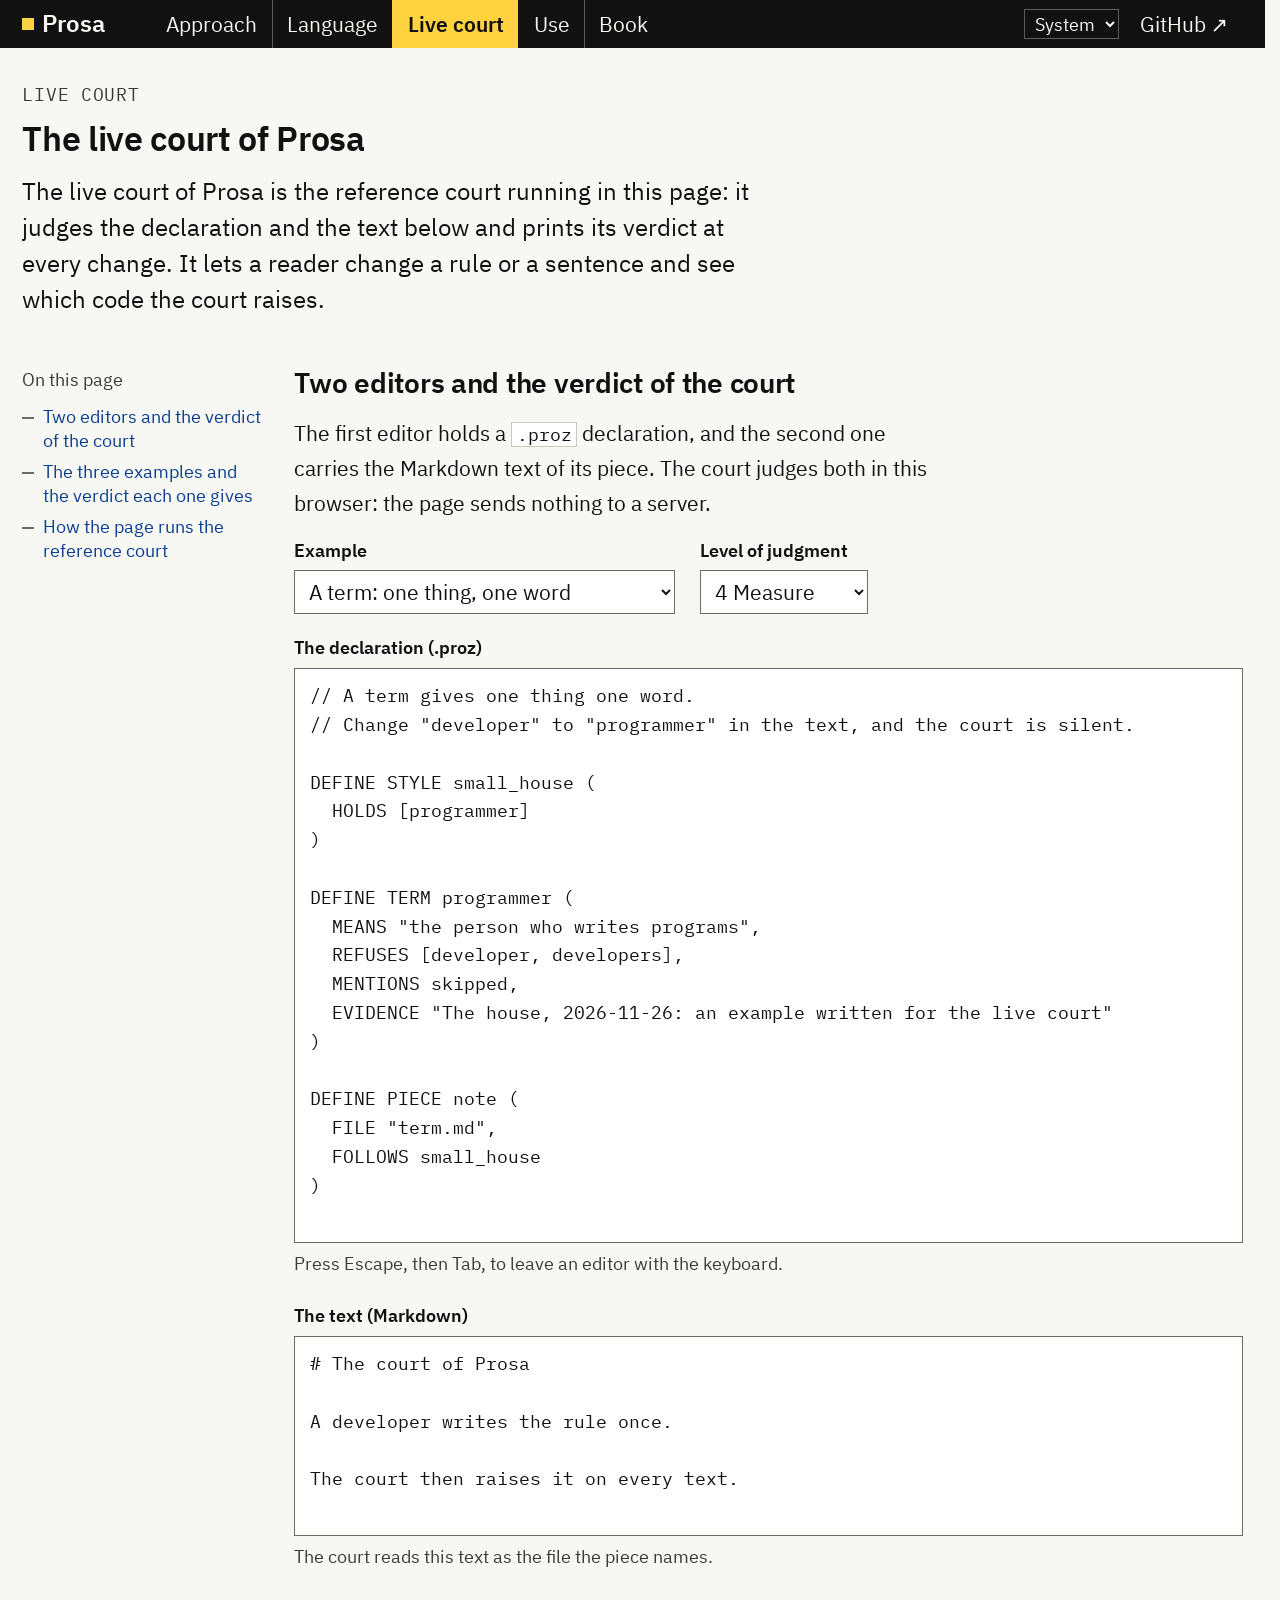
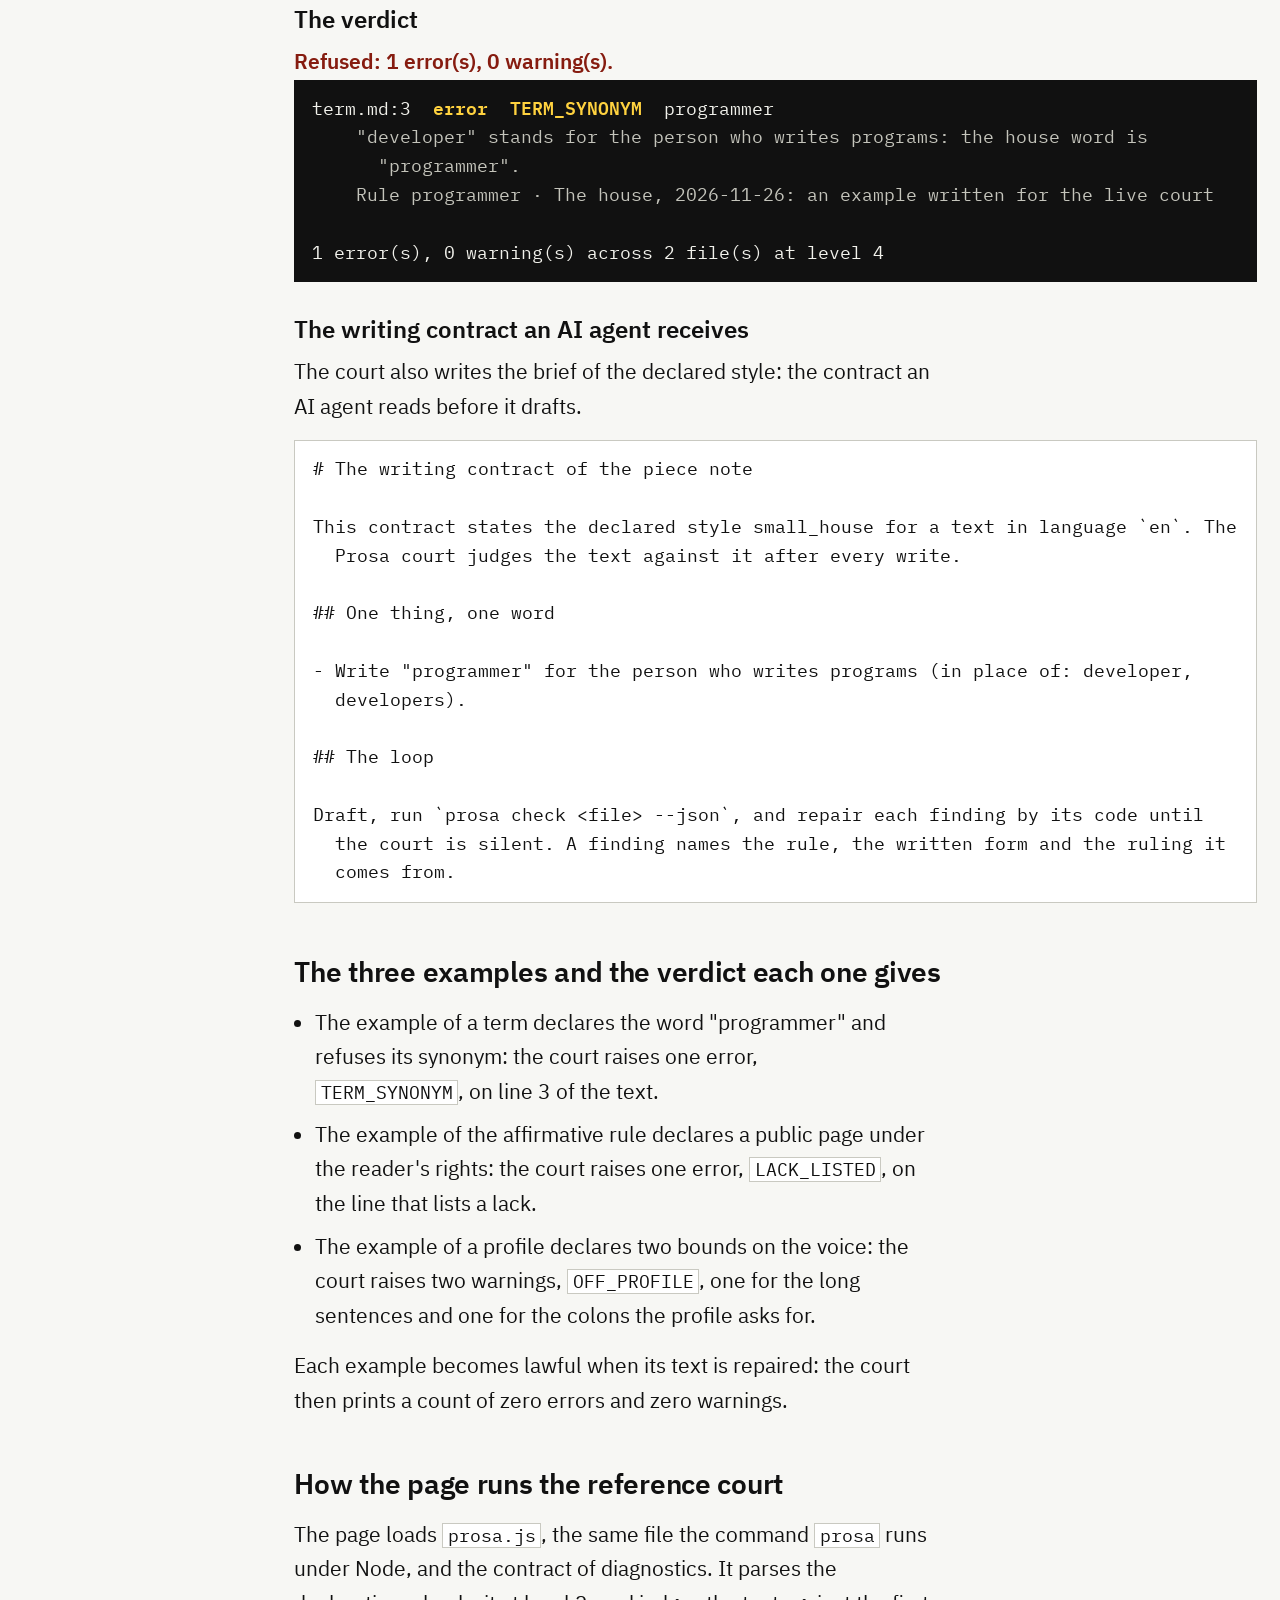
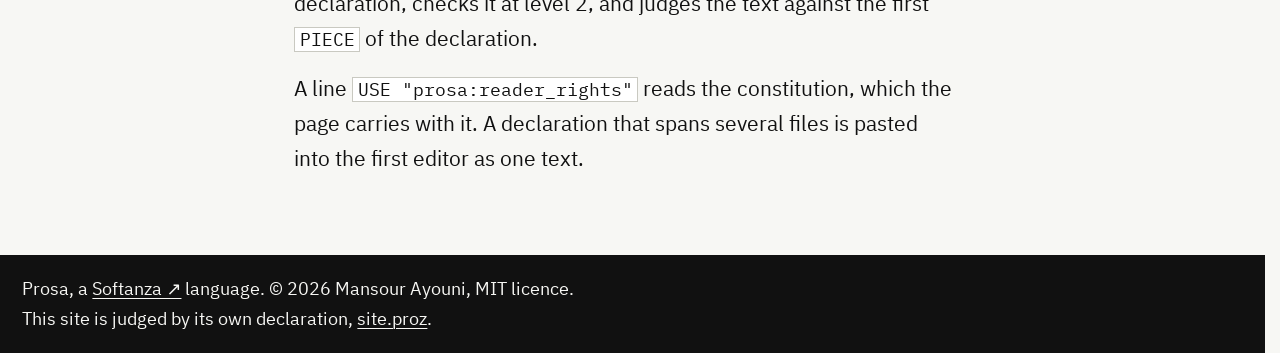
<file: site/try.html>
<!DOCTYPE html>
<html lang="en">
<head>
<meta charset="UTF-8">
<meta name="viewport" content="width=device-width, initial-scale=1">
<title>Live court: the reference court in the browser</title>
<meta name="description" content="The live court of Prosa is the reference court running in the page: it judges a .proz declaration and a Markdown text and prints its verdict on every change.">
<meta name="prosa:subject" content="court">
<link rel="icon" href="data:image/svg+xml,%3Csvg xmlns='http://www.w3.org/2000/svg' viewBox='0 0 32 32'%3E%3Crect width='32' height='32' fill='%23111111'/%3E%3Crect x='8' y='8' width='16' height='16' fill='%23ffd23f'/%3E%3C/svg%3E">
<link rel="preload" href="fonts/IBMPlexSans-Regular-Latin1.woff2" as="font" type="font/woff2" crossorigin>
<link rel="preload" href="fonts/IBMPlexSans-SemiBold-Latin1.woff2" as="font" type="font/woff2" crossorigin>
<link rel="preload" href="fonts/IBMPlexMono-Regular-Latin1.woff2" as="font" type="font/woff2" crossorigin>
<link rel="preload" href="fonts/IBMPlexMono-SemiBold-Latin1.woff2" as="font" type="font/woff2" crossorigin>
<link rel="stylesheet" href="prosa.css">
<script>try{var t=localStorage.getItem('prosa-theme');if(t==='day'||t==='night')document.documentElement.dataset.theme=t}catch(e){}</script>
</head>
<body>
<a class="skip" href="#main">Skip to the content</a>
<div class="bars">
<nav class="site" aria-label="Main menu">
  <div class="wrap">
    <div class="menu">
      <a class="brand" href="index.html">Prosa</a>
      <div class="entries">
      <a href="approach.html">Approach</a>
      <a href="kinds.html">Language</a>
      <a class="here" aria-current="true" href="try.html">Live court</a>
      <a href="commands.html">Use</a>
      <a href="book.html">Book</a>
      </div>
      <div class="end">
        <select id="theme" aria-label="Colour theme">
          <option value="system">System</option>
          <option value="day">Day</option>
          <option value="night">Night</option>
        </select>
        <a href="https://github.com/mayouni/prosa">GitHub ↗</a>
      </div>
    </div>
  </div>
</nav>
</div>
<nav class="vh" aria-label="Breadcrumb"><a href="index.html">Prosa</a><span class="sep"> › </span><span class="here-crumb" aria-current="page">Live court</span></nav>

<header class="page">
  <div class="wrap">
    <div class="kicker">Live court</div>
    <h1>The live court of Prosa</h1>
    <p class="sub">The live court of Prosa is the reference court running in this page: it judges the declaration and the text below and prints its verdict at every change. It lets a reader change a rule or a sentence and see which code the court raises.</p>
  </div>
</header>

<div class="layout with-outline">
<nav class="outline" aria-label="On this page">
  <p class="head">On this page</p>
  <ul>
    <li><a href="#two-editors-and-the-verdict-of-the-court">Two editors and the verdict of the court</a></li>
    <li><a href="#the-three-examples-and-the-verdict-each-one-gives">The three examples and the verdict each one gives</a></li>
    <li><a href="#how-the-page-runs-the-reference-court">How the page runs the reference court</a></li>
  </ul>
</nav>
<main id="main">
<section>
  <div class="narrow">
    <h2 id="two-editors-and-the-verdict-of-the-court">Two editors and the verdict of the court</h2>
    <p>The first editor holds a <code>.proz</code> declaration, and the second one carries the Markdown text of its piece. The court judges both in this browser: the page sends nothing to a server.</p>
    <form class="court-bar" id="court-form" onsubmit="return false">
      <div class="field">
        <label for="sample">Example</label>
        <select id="sample"></select>
      </div>
      <div class="field">
        <label for="level">Level of judgment</label>
        <select id="level">
          <option value="1">1 Syntax</option>
          <option value="2">2 Declaration</option>
          <option value="3">3 Text</option>
          <option value="4" selected>4 Measure</option>
        </select>
      </div>
    </form>
    <div class="editors">
      <div class="editor">
        <label for="proz">The declaration (.proz)</label>
        <textarea id="proz" class="code" spellcheck="false" autocomplete="off" autocapitalize="off" aria-describedby="proz-hint"></textarea>
        <div class="hint" id="proz-hint">Press Escape, then Tab, to leave an editor with the keyboard.</div>
      </div>
      <div class="editor">
        <label for="text">The text (Markdown)</label>
        <textarea id="text" class="code wraps" spellcheck="false" aria-describedby="text-hint"></textarea>
        <div class="hint" id="text-hint">The court reads this text as the file the piece names.</div>
      </div>
    </div>
    <h3 id="verdict-title">The verdict</h3>
    <div id="state" class="state" role="status" aria-live="polite">The court runs when the page has loaded its script.</div>
    <pre class="term" id="verdict" tabindex="0" aria-labelledby="verdict-title"><span class="ln"></span></pre>
    <h3 id="brief-title">The writing contract an AI agent receives</h3>
    <p>The court also writes the brief of the declared style: the contract an AI agent reads before it drafts.</p>
    <pre class="shot" id="brief" tabindex="0" aria-labelledby="brief-title"><span class="ln"></span></pre>
  </div>
</section>

<section class="alt">
  <div class="narrow">
    <h2 id="the-three-examples-and-the-verdict-each-one-gives">The three examples and the verdict each one gives</h2>
    <ul>
      <li>The example of a term declares the word "programmer" and refuses its synonym: the court raises one error, <code>TERM_SYNONYM</code>, on line 3 of the text.</li>
      <li>The example of the affirmative rule declares a public page under the reader's rights: the court raises one error, <code>LACK_LISTED</code>, on the line that lists a lack.</li>
      <li>The example of a profile declares two bounds on the voice: the court raises two warnings, <code>OFF_PROFILE</code>, one for the long sentences and one for the colons the profile asks for.</li>
    </ul>
    <p>Each example becomes lawful when its text is repaired: the court then prints a count of zero errors and zero warnings.</p>
  </div>
</section>

<section>
  <div class="narrow">
    <h2 id="how-the-page-runs-the-reference-court">How the page runs the reference court</h2>
    <p>The page loads <code>prosa.js</code>, the same file the command <code>prosa</code> runs under Node, and the contract of diagnostics. It parses the declaration, checks it at level 2, and judges the text against the first <code>PIECE</code> of the declaration.</p>
    <p>A line <code>USE "prosa:reader_rights"</code> reads the constitution, which the page carries with it. A declaration that spans several files is pasted into the first editor as one text.</p>
  </div>
</section>
</main>
</div>

<footer class="site">
  <div class="wrap">
    <p class="fine">Prosa, a <a href="https://mayouni.github.io/stzsite/index.html">Softanza ↗</a> language. © 2026 Mansour Ayouni, MIT licence. This site is judged by its own declaration, <a href="site.proz">site.proz</a>.</p>
  </div>
</footer>
<script src="prosa.js"></script>
<script src="samples.js"></script>
<script src="try.js"></script>
<script src="site.js"></script>
</body>
</html>
</file>
<file: site/prosa.css>
/* prosa.css : the Prosa site, under the design system of its sister language Zayn (doc/design/DESIGN-SYSTEM.md there).
   The theme is the Docket. A law of written text is judged in a court, and a court keeps a record: the page is the paper of
   the record, the text is black, and the one colour is the signal yellow a clerk lays on a refused line. Night is the same
   record on black. Every colour and size is a token below; every text holds 7:1 against what is painted under it.
   One scroll: nothing scrolls inside the page. Code wraps under its own line's indentation, and a code block or a table takes
   the room it needs to its right (site.js measures it). The site makes no external request and holds no animation.
   The faces are IBM Plex Sans and IBM Plex Mono, carried in fonts/: the Latin1 cut of IBM's release, in two weights each,
   under the SIL Open Font License (fonts/OFL.txt). Each page preloads them, and a face that comes late is left for the next page: nothing moves once painted (K22). */
@font-face { font-family: "IBM Plex Sans"; font-style: normal; font-weight: 400; font-display: optional; src: local("IBM Plex Sans"), local("IBMPlexSans"), url("fonts/IBMPlexSans-Regular-Latin1.woff2") format("woff2");
  unicode-range: U+0000, U+000D, U+0020-007E, U+00A0-00FF, U+0131, U+0152-0153, U+02C6, U+02DA, U+02DC, U+2013-2014, U+2018-201A, U+201C-201E, U+2020-2022, U+2026, U+2030, U+2039-203A, U+2044, U+2074, U+20AC, U+2122, U+2212, U+FB01-FB02; }
@font-face { font-family: "IBM Plex Sans"; font-style: normal; font-weight: 600; font-display: optional; src: local("IBM Plex Sans SemiBold"), local("IBMPlexSans-SemiBold"), url("fonts/IBMPlexSans-SemiBold-Latin1.woff2") format("woff2");
  unicode-range: U+0000, U+000D, U+0020-007E, U+00A0-00FF, U+0131, U+0152-0153, U+02C6, U+02DA, U+02DC, U+2013-2014, U+2018-201A, U+201C-201E, U+2020-2022, U+2026, U+2030, U+2039-203A, U+2044, U+2074, U+20AC, U+2122, U+2212, U+FB01-FB02; }
@font-face { font-family: "IBM Plex Mono"; font-style: normal; font-weight: 400; font-display: optional; src: local("IBM Plex Mono"), local("IBMPlexMono"), url("fonts/IBMPlexMono-Regular-Latin1.woff2") format("woff2");
  unicode-range: U+0020-007E, U+00A0-00FF, U+0131, U+0152-0153, U+02C6, U+02DA, U+02DC, U+2013-2014, U+2018-201A, U+201C-201E, U+2020-2022, U+2026, U+2030, U+2039-203A, U+2044, U+20AC, U+2122, U+2212, U+FB01-FB02; }
@font-face { font-family: "IBM Plex Mono"; font-style: normal; font-weight: 600; font-display: optional; src: local("IBM Plex Mono SemiBold"), local("IBMPlexMono-SemiBold"), url("fonts/IBMPlexMono-SemiBold-Latin1.woff2") format("woff2");
  unicode-range: U+0020-007E, U+00A0-00FF, U+0131, U+0152-0153, U+02C6, U+02DA, U+02DC, U+2013-2014, U+2018-201A, U+201C-201E, U+2020-2022, U+2026, U+2030, U+2039-203A, U+2044, U+20AC, U+2122, U+2212, U+FB01-FB02; }
:root {
  --size-small: 1.125rem; --size-reading: 1.3125rem; --size-lead: 1.5rem; --size-section: 1.75rem; --size-title: 2.125rem; --size-hero: 2.6rem;
  --leading-reading: 1.65; --leading-title: 1.12; --measure: 31.5em;
  --space-1: .5rem; --space-2: 1rem; --space-3: 2rem; --space-4: 4rem; --gutter: 1.4rem; --page: 80rem;
  --radius: 0; --target: 24px;
  --sans: "IBM Plex Sans", "Segoe UI", system-ui, -apple-system, Roboto, sans-serif;
  --mono: "IBM Plex Mono", ui-monospace, "Cascadia Mono", Consolas, "Liberation Mono", monospace;
  /* Day */
  --paper: #f7f7f4; --surface: #ffffff; --tint: #edede8; --band: #e9e9e3;
  --ink: #111111; --ink-2: #3a3a38; --line: #c9c9c1; --edge: #6b6b63;
  --link: #0b3d91; --focus: #111111;
  --bar: #111111; --on-bar: #f7f7f4; --bar-rule: #5c5c56; --brand: #ffd23f;
  --signal: #ffd23f; --on-signal: #111111;
  --sev-fill: var(--signal); --sev-ink: inherit; /* one emphasis: by day the signal is laid under the word, by night it is the word's colour */
  --term: #111111; --on-term: #f2f2ec; --term-dim: #c4c4bb; --term-bad: #ffd23f; --term-warn: #9ecbff; --term-good: #9fe3c1;
  --c-comment: #3a3a38; --c-key: #0b3d91; --c-str: #6b3a00;
  --danger: #861c10; --success: #1b5233;
  color-scheme: light;
}
@media (prefers-color-scheme: dark) {
  :root:not([data-theme]) {
    --paper: #0f0f0e; --surface: #191917; --tint: #161614; --band: #191917;
    --ink: #f1f1ea; --ink-2: #c8c8bf; --line: #3a3a36; --edge: #8a8a82;
    --link: #a8c8ff; --focus: #ffd23f;
    --bar: #000000; --on-bar: #f1f1ea; --bar-rule: #4a4a45; --brand: #ffd23f;
    --term: #000000; --on-term: #f1f1ea; --term-dim: #c4c4bb;
    --c-comment: #c8c8bf; --c-key: #a8c8ff; --c-str: #f0c48a;
    --danger: #ff9d8a; --success: #9fe3c1; --sev-fill: transparent; --sev-ink: var(--signal);
    color-scheme: dark;
  }
}
:root[data-theme="night"] {
  --paper: #0f0f0e; --surface: #191917; --tint: #161614; --band: #191917;
  --ink: #f1f1ea; --ink-2: #c8c8bf; --line: #3a3a36; --edge: #8a8a82;
  --link: #a8c8ff; --focus: #ffd23f;
  --bar: #000000; --on-bar: #f1f1ea; --bar-rule: #4a4a45; --brand: #ffd23f;
  --term: #000000; --on-term: #f1f1ea; --term-dim: #c4c4bb;
  --c-comment: #c8c8bf; --c-key: #a8c8ff; --c-str: #f0c48a;
  --danger: #ff9d8a; --success: #9fe3c1; --sev-fill: transparent; --sev-ink: var(--signal);
  color-scheme: dark;
}
@media (max-width: 47.5rem) { :root { --target: 48px; } }

* { box-sizing: border-box; }
html { -webkit-text-size-adjust: 100%; accent-color: var(--link); scrollbar-color: var(--edge) var(--paper); scrollbar-gutter: stable; }
body { margin: 0; background: var(--paper); color: var(--ink); font: var(--size-reading)/var(--leading-reading) var(--sans); text-wrap: pretty; overflow-wrap: break-word; }
a { color: var(--link); text-decoration: underline; text-decoration-thickness: from-font; text-underline-offset: .18em; }
nav a { text-decoration: none; }
:focus-visible { outline: 2px solid var(--focus); outline-offset: 2px; }
button, input, select, textarea { font: inherit; color: inherit; }
code, pre, kbd, textarea.code { font-family: var(--mono); }
code { font-size: var(--size-small); background: var(--surface); border: 1px solid var(--line); padding: 0 .25em; overflow-wrap: anywhere; }
.wrap { max-width: var(--page); margin: 0 auto; padding: 0 var(--gutter); }
.skip { position: absolute; left: .6rem; top: -6rem; z-index: 20; display: inline-flex; align-items: center; min-height: 48px; padding: 0 .9rem; color: var(--ink); }
.skip:focus { top: .6rem; background: var(--bar); color: var(--on-bar); }
.vh { position: absolute; width: 1px; height: 1px; overflow: hidden; clip-path: inset(50%); white-space: nowrap; }

/* ---- the bars: the main menu, and the band of the section's pages ---- */
nav.site { background: var(--bar); color: var(--on-bar); }
nav.site .menu { display: flex; align-items: center; flex-wrap: wrap; gap: 0; min-height: 3rem; }
nav.site a { color: var(--on-bar); display: inline-flex; align-items: center; min-height: max(var(--target), 3rem); padding: 0 .9rem; }
nav.site .entries { display: flex; flex-wrap: wrap; }
nav.site .entries a + a { border-left: 1px solid var(--bar-rule); }
nav.site .brand { color: var(--on-bar); font-weight: 600; font-size: var(--size-lead); padding-left: 0; margin-right: var(--space-3); gap: .55rem; }
nav.site .brand::before { content: ""; width: .7rem; height: .7rem; background: var(--brand); }
nav.site .entries a[aria-current] { background: var(--signal); color: var(--on-signal); font-weight: 600; }
nav.site .entries a[aria-current] + a, nav.site .entries a + a[aria-current] { border-left-color: transparent; }
nav.site .end { margin-left: auto; display: flex; align-items: center; gap: 0 .4rem; }
nav.site select { min-height: var(--target); background: var(--bar); color: var(--on-bar); border: 1px solid var(--bar-rule); border-radius: var(--radius); padding: .1rem .4rem; font-size: var(--size-small); }
nav.site option { background: var(--surface); color: var(--ink); }
nav.band { background: var(--band); }
nav.band .wrap { display: flex; flex-wrap: wrap; gap: 0 1.6rem; }
nav.band a { color: var(--ink); display: inline-flex; align-items: center; min-height: max(calc(var(--target) + 2px), 2.75rem); min-width: calc(var(--target) + 2px); font-size: var(--size-small); }
@media (max-width: 47.5rem) { nav.band .wrap { display: grid; grid-template-columns: repeat(2, max-content); gap: 0 1.6rem; } }
nav.band a[aria-current] { font-weight: 600; box-shadow: inset 0 -4px 0 var(--ink); }
@media (min-width: 48rem) { .bars { position: sticky; top: 0; z-index: 10; } h2[id], h3[id], section[id] { scroll-margin-top: 7.5rem; } }

/* ---- the page head: kicker, title, lede, on the menu's container ---- */
header.page { padding: var(--space-3) 0 var(--space-2); }
.kicker { font-family: var(--mono); font-size: var(--size-small); font-weight: 500; letter-spacing: .04em; text-transform: uppercase; color: var(--ink-2); margin: 0 0 .6rem; }
h1 { margin: 0; font-weight: 600; font-size: var(--size-title); line-height: var(--leading-title); letter-spacing: -.01em; max-width: 24em; text-wrap: balance; }
.sub { font-size: var(--size-lead); line-height: 1.5; max-width: var(--measure); margin: 1rem 0 0; }

/* ---- the front page's hero: the claim on the paper; a link stays a link (Zayn K08), no box draws around it (K07) ---- */
header.hero { padding: var(--space-4) 0 var(--space-2); }
header.hero h1 { font-size: var(--size-hero); letter-spacing: -.02em; max-width: 18em; }
.actions { display: flex; flex-wrap: wrap; gap: .5rem 2rem; margin: 1.4rem 0 0; }
.actions a { display: inline-flex; align-items: center; min-height: var(--target); }

/* ---- the layout: the outline on the left, then one column of reading ---- */
.layout { max-width: var(--page); margin: 0 auto; padding: 0 var(--gutter) var(--space-4); }
nav.outline { margin: var(--space-2) 0 0; font-size: var(--size-small); }
nav.outline .head { color: var(--ink-2); margin: 0 0 .4rem; }
nav.outline ul { list-style: none; margin: 0; padding: 0; }
nav.outline li { margin: 0; }
nav.outline a { display: flex; align-items: flex-start; min-height: max(var(--target), 2.2rem); padding: .2rem 0 .2rem 1.3rem; position: relative; color: var(--link); line-height: 1.35; }
nav.outline a::before { content: ""; position: absolute; left: 0; top: calc(.2rem + .675em); width: .75rem; border-top: 2px solid var(--edge); }
@media (min-width: 68rem) {
  .layout.with-outline { display: grid; grid-template-columns: 15rem minmax(0, 1fr); gap: 0 var(--space-3); align-items: start; }
  nav.outline { position: sticky; top: 7.5rem; margin-top: var(--space-3); }
}
main { min-width: 0; }

/* ---- the sections ---- */
main section { padding: var(--space-3) 0 0; }
main .narrow { max-width: none; margin: 0; padding: 0; }
h2 { font-size: var(--size-section); line-height: 1.25; font-weight: 600; letter-spacing: -.01em; margin: 0 0 1rem; max-width: 24em; text-wrap: balance; }
h3 { font-size: var(--size-lead); line-height: 1.3; font-weight: 600; margin: var(--space-3) 0 .6rem; max-width: 26em; text-wrap: balance; }
main p, main ul, main ol { max-width: var(--measure); margin: 0 0 1rem; }
main ul, main ol { padding-left: 1.3rem; }
main li { margin: 0 0 .5rem; }
.lbl { font-family: var(--mono); font-weight: 500; font-size: var(--size-small); color: var(--ink-2); margin: 1.4rem 0 .4rem; }
.caption { font-size: var(--size-small); color: var(--ink-2); }

/* ---- code: a declaration (pre.shot) and a terminal (pre.term). Never a scroll: each source line wraps under its own
   indentation and two columns further (.ln, --ind its leading spaces), and the block takes the room to its right ---- */
pre { margin: 0 0 1.2rem; padding: .9rem 1.1rem; border-radius: var(--radius); font-size: var(--size-small); line-height: 1.6;
  width: max-content; max-width: 100%; min-width: min(100%, 20rem); white-space: pre-wrap; overflow-wrap: anywhere; overflow: visible; tab-size: 2; }
pre .ln { display: block; min-height: 1lh; padding-left: calc((var(--ind, 0) + 2) * 1ch); text-indent: calc((var(--ind, 0) + 2) * -1ch); }
pre.shot { background: var(--surface); border: 1px solid var(--line); color: var(--ink); }
pre.shot .c { color: var(--c-comment); font-style: italic; }
pre.shot .k { color: var(--c-key); font-weight: 700; }
pre.shot .s { color: var(--c-str); }
pre.term { background: var(--term); color: var(--on-term); }
pre.term .dim { color: var(--term-dim); }
pre.term .bad { color: var(--term-bad); font-weight: 700; }
pre.term .warn { color: var(--term-warn); font-weight: 700; }
pre.term .good { color: var(--term-good); font-weight: 700; }
.three > div { min-width: 0; }

/* ---- tables: never a scroll; the table takes the room to its right and its cells wrap ---- */
.table { width: max-content; max-width: 100%; margin: 0 0 1.4rem; }
table { border-collapse: collapse; width: 100%; border-bottom: 1px solid var(--line); font-size: var(--size-small); line-height: 1.5; }
th, td { text-align: left; vertical-align: top; padding: .6rem .9rem .6rem 0; border-bottom: 1px solid var(--line); }
thead th { font-family: var(--mono); font-weight: 500; border-bottom: 3px solid var(--ink); }
tbody tr:last-child > * { border-bottom: 0; }
tbody th { font-weight: 600; }
/* the severity of a verdict on the docket: an error carries the signal under its word, a warning stands in plain weight */
.sev { font-family: var(--mono); font-weight: 600; }
table.docket code { overflow-wrap: normal; } /* a code and a file name break only after a hyphen or an underscore (build.js puts a <wbr> there) */
.sev.error { background: var(--sev-fill); color: var(--sev-ink); padding: 0 .35rem; }
td code, th code { overflow-wrap: anywhere; }
td a, th a { padding-block: 2px; } /* a link in a cell is a target of 24 px at least (K17) */
td code.msg { border: 0; background: transparent; padding: 0; }
/* on a phone the rows stack: each row is a group under a hairline, each cell named by its column; the table never scrolls */
@media (max-width: 47.5rem) {
  .table { width: auto; }
  .table table, .table tbody, .table tr, .table th, .table td { display: block; }
  .table thead { position: absolute; width: 1px; height: 1px; overflow: hidden; clip-path: inset(50%); }
  .table tr { padding: .5rem .8rem; border-bottom: 1px solid var(--line); }
  .table tbody tr:last-child { border-bottom: 0; }
  .table th, .table td { padding: .15rem 0; border: 0; }
  .table td a { display: inline-flex; align-items: center; min-height: var(--target); }
  .table td[data-label]::before, .table th[data-label]:not([scope="row"])::before { content: attr(data-label); display: block; color: var(--ink-2); }
}


/* ---- the live court: one flow, the editors grow with their text ---- */
.court-bar { display: flex; flex-wrap: wrap; align-items: end; gap: .8rem 1.6rem; margin: 0 0 1.2rem; }
.field { display: flex; flex-direction: column; gap: .25rem; min-width: 0; }
.field label, .editor label { font-weight: 600; font-size: var(--size-small); }
.field select { min-height: max(var(--target), 2.75rem); padding: .2rem .6rem; background: var(--surface); border: 1px solid var(--edge); border-radius: var(--radius); max-width: 100%; }
.field option { background: var(--surface); color: var(--ink); }
.editors { display: flex; flex-direction: column; gap: 1.4rem; margin: 0 0 1.2rem; }
.editor { display: flex; flex-direction: column; gap: .35rem; min-width: 0; max-width: 60rem; }
.editor .hint { font-size: var(--size-small); color: var(--ink-2); margin: 0; }
textarea.code { width: 100%; resize: none; overflow: hidden; padding: .8rem .9rem; font-size: var(--size-small); line-height: 1.6; tab-size: 2;
  white-space: pre-wrap; overflow-wrap: anywhere; background: var(--surface); border: 1px solid var(--edge); border-radius: var(--radius); }
#verdict { min-height: 4rem; }
.state { font-weight: 600; min-height: 1.7em; }
.state.refused { color: var(--danger); }
.state.lawful { color: var(--success); }

/* ---- the footer: one line ---- */
footer.site { background: var(--bar); color: var(--on-bar); padding: 1.2rem 0; }
footer.site .fine { margin: 0; font-size: var(--size-small); max-width: var(--measure); }
footer.site a { color: var(--on-bar); }

@media print { .bars, .skip, nav.outline { display: none; } }
</file>
